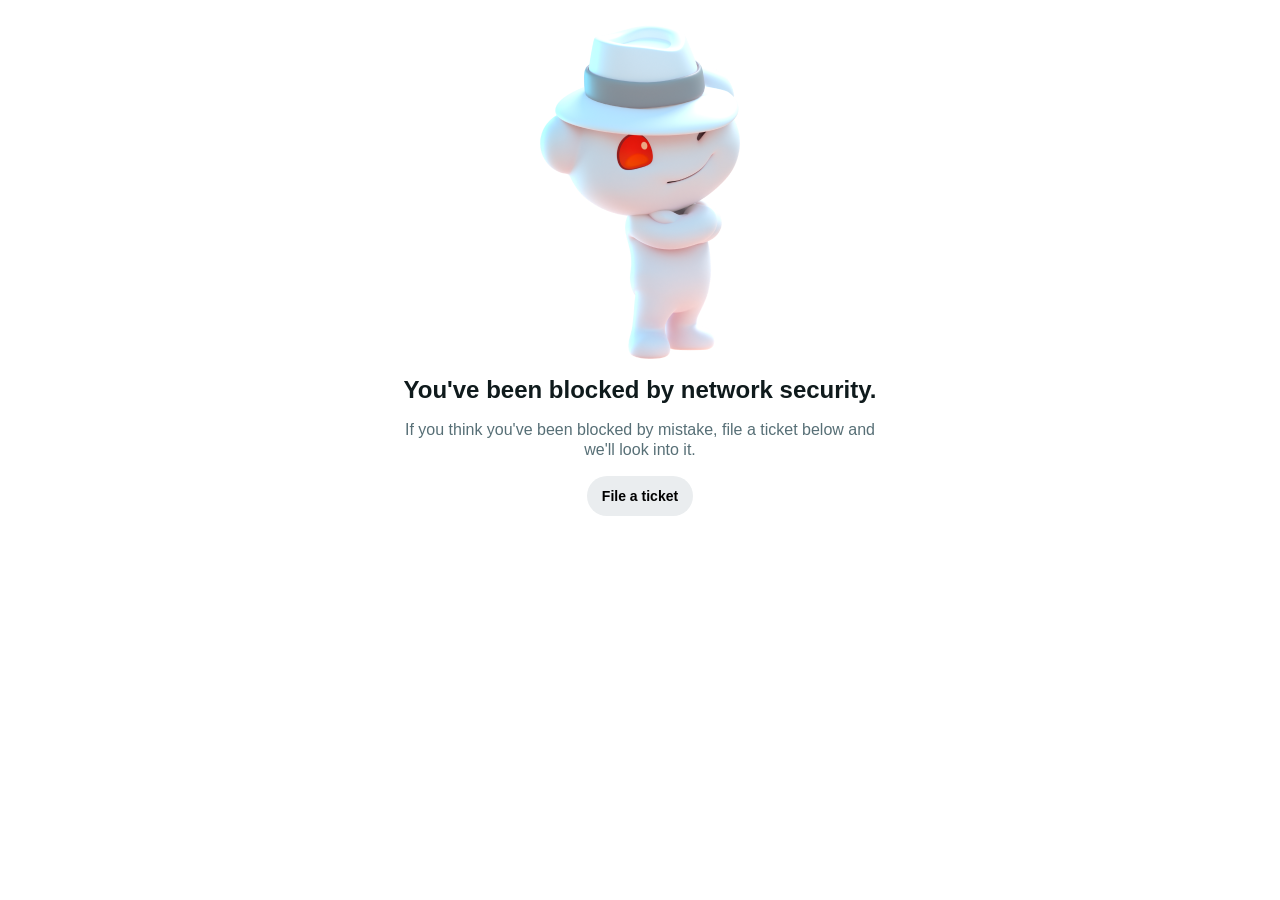
<file: out.html>
<body class=theme-beta><div><style>.theme-light,:root{--rem360:22.5rem;--rem320:20rem;--rem192:12rem;--rem144:9rem;--rem128:8rem;--rem96:6rem;--rem90:5.625rem;--rem88:5.5rem;--rem64:4rem;--rem56:3.5rem;--rem48:3rem;--rem40:2.5rem;--rem36:2.25rem;--rem32:2rem;--rem28:1.75rem;--rem26:1.625rem;--rem24:1.5rem;--rem22:1.375rem;--rem20:1.25rem;--rem18:1.125rem;--rem16:1rem;--rem15:0.9375rem;--rem14:0.875rem;--rem12:0.75rem;--rem10:0.625rem;--rem8:0.5rem;--rem6:0.375rem;--rem4:0.25rem;--rem2:0.125rem;--rem1:0.0625rem;--spacer-4xs:0.125rem;--spacer-2xs:0.25rem;--spacer-xs:0.5rem;--spacer-sm:0.75rem;--spacer-md:1rem;--spacer-lg:1.5rem;--spacer-xl:2rem;--spacer-2xl:3rem;--spacer-a-px:0px;--spacer-button-lg-px:var(--spacer-lg);--spacer-button-md-px:var(--spacer-lg);--spacer-button-sm-px:var(--spacer-md);--spacer-input-padding-left:0px;--spacer-input-padding-top:0px;--spacer-label-default:0px;--spacer-switch-input-active-pl:0px;--size-2xs:0.25rem;--size-xs:0.5rem;--size-sm:0.75rem;--size-md:1rem;--size-lg:1.5rem;--size-xl:2rem;--size-2xl:3rem;--size-3xl:4rem;--size-4xl:6rem;--size-5xl:8rem;--size-button-lg-h:3.375rem;--size-button-md-h:2.75rem;--size-button-sm-h:2.125rem;--size-button-xs-h:1.375rem;--size-switch-input-h:1.25rem;--size-switch-input-w:2rem;--line-sm:0.0625rem;--line-md:0.125rem;--line-lg:0.25rem;--line-a-focus:0px;--line-a-outline-moz:0.0625rem;--line-a-outline-wb:0.3125rem;--line-button-lg-border:0.0625rem;--line-button-md-border:0.0625rem;--line-button-sm-border:0.0625rem;--line-button-xs-border:0.0625rem;--line-button-border-activated:0.0625rem;--line-input-border:var(--line-sm);--radius-sm:0.25rem;--radius-lg:2rem;--radius-full:624.9375rem;--radius-accordion-size:var(--radius-sm);--font-10-15-bold:normal 700 0.625rem/0.9375rem var(--font-sans);--font-button-lg:normal 700 1.125rem/1.375rem var(--font-sans);--font-button-md:normal 700 1rem/1.25rem var(--font-sans);--font-button-sm:normal 700 0.875rem/1.125rem var(--font-sans);--font-button-xs:normal 700 0.75rem/0.875rem var(--font-sans);--font-label-default:var(--font-10-15-bold);--misc-accordion-border:1px solid var(--color-tone-5);--misc-accordion-open-list-style-type:disclosure-open;--misc-accordion-closed-list-style-type:disclosure-closed;--misc-divider-margin:0.5rem auto;--misc-label-text-transform:uppercase;--misc-label-letter-spacing:0.5px;--color-primary-visited:#660099;--color-primary-background:#24a0ed;--color-primary-background-hover:#006cbf;--color-danger-content:#ea0027;--color-success-content:#46d160;--color-global-black:#000000;--color-global-white:#ffffff;--color-global-orangered:#D93A00;--color-global-alienblue:#0079d3;--color-global-darkblue:#1d2535;--color-tone-1:#1a1a1b;--color-tone-2:#6a6d6f;--color-tone-3:#878a8c;--color-tone-4:#d3d6da;--color-tone-5:#edeff1;--color-tone-6:#f6f7f8;--color-tone-7:#ffffff;--color-action-primary:var(--color-primary-background);--color-action-secondary:var(--color-primary-background-hover);--color-action-upvote:var(--color-global-orangered);--color-action-downvote:#7193ff;--color-alert-positive:var(--color-success-content);--color-alert-negative:var(--color-danger-content);--color-alert-caution:#ffb000;--color-identity-admin:var(--color-global-orangered);--color-identity-moderator:#46d160;--color-identity-self:#0dd3bb;--color-identity-coins:#ddbd37;--color-category-live:var(--color-global-orangered);--color-category-nsfw:#ff3881;--color-category-spoiler:var(--color-tone-1);--color-ui-canvas:var(--color-tone-5);--color-ui-modalbackground:var(--color-tone-7);--color-opacity-highlight:linear-gradient(#006cbf1a, var(--color-tone-6));--color-opacity-08:#1a1a1b14;--color-opacity-50:#00000080;--color-scrim:#1a1a1b4d;--color-a-default:var(--color-primary-background-hover);--color-a-hover:var(--color-primary-background-hover);--color-a-visited:var(--color-primary-background-hover);--color-button-overlay-focus:#ffffff1a;--color-button-overlay-active:#00000014;--color-button-primary-background-hover:var(--color-primary-background);--color-button-primary-background-disabled:var(--color-tone-6);--color-button-primary-border-hover:transparent;--color-button-primary-border-active:transparent;--color-button-primary-border-activated:transparent;--color-button-primary-border-disabled:transparent;--color-button-primary-text-disabled:var(--color-tone-2);--color-button-secondary-background:transparent;--color-button-secondary-background-focus:transparent;--color-button-secondary-background-hover:transparent;--color-button-secondary-background-disabled:var(--color-tone-6);--color-button-secondary-background-activated:transparent;--color-button-secondary-border:var(--color-primary-background-hover);--color-button-secondary-border-hover:var(--color-primary-background-hover);--color-button-secondary-border-active:var(--color-primary-background-hover);--color-button-secondary-border-activated:var(--color-primary-background-hover);--color-button-secondary-border-disabled:var(--color-tone-2);--color-button-secondary-text:var(--color-primary-background-hover);--color-button-secondary-text-disabled:var(--color-tone-2);--color-button-secondary-text-activated:var(--color-button-secondary-text);--color-button-tertiary-background:var(--color-tone-6);--color-button-tertiary-background-focus:var(--color-tone-6);--color-button-tertiary-background-hover:var(--color-tone-6);--color-button-tertiary-background-disabled:var(--color-tone-6);--color-button-tertiary-background-activated:var(--color-tone-6);--color-button-tertiary-border-hover:transparent;--color-button-tertiary-border-active:transparent;--color-button-tertiary-text:var(--color-primary-background-hover);--color-button-tertiary-text-disabled:var(--color-tone-2);--color-button-tertiary-text-activated:var(--color-primary-background-hover);--color-button-plain-background-hover:transparent;--color-button-plain-background-disabled:var(--color-tone-7);--color-button-plain-background-activated:transparent;--color-button-plain-border-hover:transparent;--color-button-plain-border-active:transparent;--color-button-plain-text:var(--color-primary-background-hover);--color-button-plain-text-disabled:var(--color-tone-2);--color-button-plain-text-activated:var(--color-primary-background-hover);--color-divider-default:var(--color-tone-5);--color-input-default:var(--color-tone-6);--color-input-hover:var(--color-primary-background-hover);--color-input-border:var(--color-tone-5);--color-input-text:var(--color-tone-1);--color-input-helper-text:var(--color-tone-1);--color-label-default:var(--color-tone-1);--color-switch-input-background-default:var(--color-tone-3);--color-switch-input-background-checked:var(--color-global-alienblue);--color-switch-input-background-disabled:var(--color-tone-6);--color-switch-input-background-checked-disabled:var(--color-tone-5);--color-switch-input-background-hover:var(--color-tone-3);--color-switch-input-background-checked-hover:var(--color-global-alienblue);--elevation-xs:0 0.0625rem 0.125rem 0 #00000040;--elevation-sm:0 0.0625rem 0.25rem 0 #00000026,0 0.25rem 0.25rem 0 #00000026;--elevation-md:0 0.25rem 0.5rem 0 #0000001a,0 0.375rem 0.75rem 0 #00000040;--elevation-lg:0 0.75rem 0.75rem 0 #00000026,0 1rem 2rem 0 #00000040;--elevation-focus-ring:0 0 0 0.25rem var(--color-global-alienblue);--font-sans:-apple-system,BlinkMacSystemFont,'Segoe UI',Roboto,'Helvetica Neue',Arial,'Apple Color Emoji','Segoe UI Emoji','Segoe UI Symbol',sans-serif;--font-mono:Noto Mono,Menlo,Monaco,Consolas,monospace;--font-title-h0:normal 500 1.625rem/2rem var(--font-sans);--font-title-h1:normal 500 1.375rem/1.625rem var(--font-sans);--font-title-h2:normal 500 1.25rem/1.5rem var(--font-sans);--font-title-h3:normal 500 1.125rem/1.375rem var(--font-sans);--font-title-h4:normal 500 1rem/1.25rem var(--font-sans);--font-title-h5:normal 500 0.875rem/1.125rem var(--font-sans);--font-title-h6:normal 500 0.75rem/1rem var(--font-sans);--font-body:0.875rem;--font-small:0.75rem;--font-code:0.875rem;--font-subheading:0.75rem;--font-label:0.625rem;--font-button-b1:normal bold 1.125rem/1.375rem var(--font-sans);--font-button-b2:normal bold 1rem/1.25rem var(--font-sans);--font-button-b3:normal bold 0.875rem/1.125rem var(--font-sans);--font-button-b4:normal bold 0.75rem/0.875rem var(--font-sans);--color-gradient-orangeyellow:linear-gradient(89.94deg, #ec0623 0%, #ff8717 100%);--color-gradient-bluepink:linear-gradient(89.94deg, #51b9ff 0%, #7785ff 52.6%, #b279ff 73.96%, #ff81ed 100%);--boxshadow-modal:0px 2px 15px rgba(26, 26, 27, 0.3);--boxshadow-navigation:0px 4px 14px rgba(0, 0, 0, 0.1);--boxshadow-tooltip:0 1px 4px rgba(0, 0, 0, 0.15),0 4px 4px rgba(0, 0, 0, 0.15);color-scheme:light}.theme-light dialog::backdrop,:root dialog::backdrop{--color-dialog-background:#00000080}@media (prefers-color-scheme:dark){:root:not(.theme-light){--color-primary-visited:#c58af9;--color-primary-background:#006cbf;--color-primary-background-hover:#24a0ed;--color-tone-1:#d7dadc;--color-tone-2:#818384;--color-tone-3:#565758;--color-tone-4:#3a3a3c;--color-tone-5:#272729;--color-tone-6:#1a1a1b;--color-tone-7:#121213;--color-identity-coins:#ffe600;--color-ui-canvas:#050505;--color-ui-modalbackground:var(--color-tone-6);--color-opacity-50:#d7dadc80;--color-scrim:#0000004d;--elevation-xs:0 0.0625rem 0.125rem 0 #000000ab;--elevation-sm:0 0.0625rem 0.25rem 0 #00000054,0 0.25rem 0.25rem 0 #00000054;--elevation-md:0 0.25rem 0.5rem 0 #00000033,0 0.375rem 0.75rem 0 #00000080;--elevation-lg:0 0.75rem 0.75rem 0 #00000033,0 1rem 2rem 0 #00000080;--boxshadow-modal:0px 2px 15px rgba(0, 0, 0, 0.3);--boxshadow-tooltip:0 1px 4px rgba(0, 0, 0, 0.33),0 4px 4px rgba(0, 0, 0, 0.33);color-scheme:dark}:root:not(.theme-light) dialog::backdrop{--color-dialog-background:#d7dadc80}}.theme-dark{--color-primary-visited:#c58af9;--color-primary-background:#006cbf;--color-primary-background-hover:#24a0ed;--color-tone-1:#d7dadc;--color-tone-2:#818384;--color-tone-3:#565758;--color-tone-4:#3a3a3c;--color-tone-5:#272729;--color-tone-6:#1a1a1b;--color-tone-7:#121213;--color-identity-coins:#ffe600;--color-ui-canvas:#050505;--color-ui-modalbackground:var(--color-tone-6);--color-opacity-50:#d7dadc80;--color-scrim:#0000004d;--elevation-xs:0 0.0625rem 0.125rem 0 #000000ab;--elevation-sm:0 0.0625rem 0.25rem 0 #00000054,0 0.25rem 0.25rem 0 #00000054;--elevation-md:0 0.25rem 0.5rem 0 #00000033,0 0.375rem 0.75rem 0 #00000080;--elevation-lg:0 0.75rem 0.75rem 0 #00000033,0 1rem 2rem 0 #00000080;--boxshadow-modal:0px 2px 15px rgba(0, 0, 0, 0.3);--boxshadow-tooltip:0 1px 4px rgba(0, 0, 0, 0.33),0 4px 4px rgba(0, 0, 0, 0.33);color-scheme:dark}.theme-dark dialog::backdrop{--color-dialog-background:#d7dadc80}.theme-beta,.theme-light.theme-beta{--spacer-a-px:0.125rem;--spacer-button-lg-px:var(--spacer-md);--spacer-button-md-px:var(--spacer-md);--spacer-button-sm-px:var(--spacer-sm);--spacer-input-padding-left:var(--spacer-md);--spacer-input-padding-top:var(--spacer-2xs);--spacer-label-default:var(--spacer-md);--spacer-switch-input-active-pl:var(--spacer-xs);--size-banner-height:var(--size-rem40);--size-button-lg-h:var(--size-2xl);--size-button-md-h:2.5rem;--size-button-sm-h:var(--size-xl);--size-button-xs-h:var(--size-lg);--size-switch-input-h:var(--size-xl);--size-switch-input-w:var(--size-2xl);--line-a-focus:var(--line-md);--line-a-outline-moz:0px;--line-a-outline-wb:0px;--line-button-lg-border:var(--line-sm);--line-button-md-border:var(--line-sm);--line-button-sm-border:var(--line-sm);--line-button-xs-border:var(--line-sm);--line-button-border-activated:var(--line-lg);--line-input-border:var(--line-lg);--radius-md:1.25rem;--radius-accordion-size:0px;--font-10:normal undefined null/null var(--font-sans);--font-12:normal undefined null/null var(--font-sans);--font-14:normal undefined null/null var(--font-sans);--font-16:normal undefined null/null var(--font-sans);--font-18:normal undefined null/null var(--font-sans);--font-20:normal undefined null/null var(--font-sans);--font-24:normal undefined null/null var(--font-sans);--font-32:normal undefined null/null var(--font-sans);--font-48:normal undefined null/null var(--font-sans);--font-64:normal undefined null/null var(--font-sans);--font-title-h0:var(--font-64);--font-title-h1:var(--font-32);--font-title-h2:var(--font-24);--font-title-h3:var(--font-18);--font-title-h4:var(--font-16);--font-title-h5:var(--font-14);--font-title-h6:var(--font-12);--font-14-20-regular:normal 400 0.875rem/1.25rem var(--font-sans);--font-14-20-semibold:normal 600 0.875rem/1.25rem var(--font-sans);--font-16-20-regular:normal 400 1rem/1.25rem var(--font-sans);--font-12-16-regular:normal 400 0.75rem/1rem var(--font-sans);--font-12-16-semibold:normal 600 0.75rem/1rem var(--font-sans);--font-button-lg:var(--font-14-20-semibold);--font-button-md:var(--font-14-20-semibold);--font-button-sm:var(--font-12-16-semibold);--font-label-default:var(--font-12-16-regular);--misc-accordion-border:0;--misc-accordion-open-list-style-type:none;--misc-accordion-closed-list-style-type:none;--misc-divider-margin:0;--misc-label-text-transform:capitalize;--misc-label-letter-spacing:initial;--blur-sm:0.25rem;--blur-normal:0.5rem;--blur-md:0.75rem;--blur-lg:1rem;--blur-xl:1.5rem;--blur-2xl:2.5rem;--blur-3xl:4rem;--color-pizzaRed:#ef5350;--color-global-brand-orangered:#FF4500;--color-global-focus:#47B0DB;--color-interactive-content-disabled:#00000040;--color-interactive-background-disabled:#0000000d;--color-interactive-pressed:#00000029;--color-neutral-content:#2A3C42;--color-neutral-content-disabled:#D6D6D6;--color-neutral-content-weak:#576F76;--color-neutral-content-strong:#0F1A1C;--color-neutral-background:#ffffff;--color-neutral-background-selected:#EAEDEF;--color-neutral-background-weak:#F9FAFA;--color-neutral-background-medium:#F8F8F8;--color-neutral-background-strong:#ffffff;--color-neutral-background-hover:#F2F4F5;--color-neutral-border:#00000033;--color-neutral-border-medium:#00000080;--color-neutral-border-weak:#0000001a;--color-neutral-border-strong:#0F1A1C;--color-primary:#0045AC;--color-primary-hover:#003584;--color-primary-visited:#8700B5;--color-primary-onBackground:#ffffff;--color-primary-onBackground-selected:#ffffff;--color-primary-background:#0045AC;--color-primary-background-hover:#003584;--color-primary-background-selected:#00255D;--color-secondary:#0F1A1C;--color-secondary-hover:#000000;--color-secondary-weak:#576F76;--color-secondary-onBackground:#000000;--color-secondary-background:#EAEDEF;--color-secondary-background-hover:#E2E7E9;--color-secondary-background-selected:#D2DADD;--color-secondary-plain:#0F1A1C;--color-secondary-plain-hover:#000000;--color-danger-background:#EB001F;--color-danger-background-disabled:#FFCCD2;--color-danger-background-hover:#A50016;--color-danger-onBackground:#ffffff;--color-danger-content:#A50016;--color-danger-content-hover:#7E0011;--color-danger-content-default:#ffffff;--color-brand-background:#D93A00;--color-brand-onBackground:#ffffff;--color-brand-background-hover:#962900;--color-media-background:#00000099;--color-media-onbackground:#ffffff;--color-media-onbackground-weak:#E2E7E9;--color-media-background-hover:#000000cc;--color-media-onbackground-disabled:#ffffff40;--color-media-border-selected:#ffffff;--color-media-background-selected:#000000cc;--color-success-content:#0A6000;--color-success-hover:#084A00;--color-success-onBackground:#ffffff;--color-success-background:#0E8A00;--color-success-background-hover:#0A6000;--color-warning-content:#665505;--color-warning-content-hover:#504104;--color-warning-onBackground:#000000;--color-warning-background:#DBAF00;--color-warning-background-hover:#8F7407;--color-upvote-content:#962900;--color-upvote-content-weak:var(--color-global-brand-orangered);--color-upvote-disabled:#9629004d;--color-upvote-onBackground:#ffffff;--color-upvote-background:#D93A00;--color-upvote-background-hover:#962900;--color-upvote-background-disabled:#D93A004d;--color-downvote-content:#453BB5;--color-downvote-content-weak:#6A5CFF;--color-downvote-disabled:#453BB54d;--color-downvote-onBackground:#ffffff;--color-downvote-background:#6A5CFF;--color-downvote-background-hover:#453BB5;--color-downvote-background-disabled:#6A5CFF4d;--color-brand-gradient-default:linear-gradient(180deg, #D93A00ff, #db3b00ff 30%, #962900ff 100%);--color-brand-gradient-default-highlight:linear-gradient(258deg, #db3f0000 80%, #D93A00ff 100%);--color-brand-gradient-hover:linear-gradient(180deg, #e23d00ff 15%, #cb3600ff 49%, #b43000ff 100%);--color-brand-gradient-hover-highlight:linear-gradient(323deg, #cb360000 65%, #cb3600ff 100%);--color-brand-gradient-active:linear-gradient(180deg, #cd3700ff, #db3b00ff 68%, #D93A00ff 100%);--color-brand-gradient-active-highlight:linear-gradient(83deg, #db3f0000 80%, #D93A00ff 100%);--color-gradient-media:linear-gradient(180deg, #00000000, #0000008a 60%, #00000099 100%);--color-gradient-media-strong:linear-gradient(180deg, #00000000, #000000cc 60%, #000000e6 100%);--color-transparent-background-hover:#82959B1a;--color-global-black:#000000;--color-global-white:#ffffff;--color-global-orangered:#D93A00;--color-global-alienblue:#1870F4;--color-global-darkblue:#131F23;--color-tone-1:#131313;--color-tone-2:#434343;--color-tone-3:#ACACAC;--color-tone-4:#E4E4E4;--color-tone-5:#F2F2F2;--color-tone-6:#F8F8F8;--color-tone-7:#ffffff;--color-action-upvote:#D93A00;--color-action-downvote:#6A5CFF;--color-alert-caution:#8F7407;--color-identity-admin:#D93A00;--color-identity-moderator:#0E8A00;--color-identity-self:#008675;--color-identity-coins:#DBAF00;--color-category-live:#D93A00;--color-category-nsfw:#E00096;--color-category-spoiler:var(--color-tone-1);--color-ui-canvas:var(--color-tone-5);--color-ui-modalbackground:var(--color-neutral-background-strong);--color-avatar-gradient:linear-gradient(0deg, #D2DADDff, #ffffffff 75%);--color-opacity-highlight:linear-gradient(#00255D1a, var(--color-tone-6));--color-opacity-08:#13131314;--color-opacity-50:#00000080;--color-scrim:#00000099;--color-scrim-strong:#000000cc;--color-scrim-gradient:linear-gradient(180deg, #00000000, #0000008a 60%, #00000099 100%);--color-online:#55BD46;--color-favorite:#8F7407;--color-a-default:var(--color-primary);--color-a-hover:var(--color-primary-hover);--color-a-visited:var(--color-primary-visited);--color-banner-plain:var(--color-neutral-background-strong);--color-banner-plain-inverted:var(--color-neutral-content-strong);--color-banner-error:var(--color-danger-background);--color-banner-caution:var(--color-warning-background);--color-banner-success:var(--color-success-background);--color-banner-brand:var(--color-brand-background);--color-banner-plain-text:var(--color-neutral-content);--color-banner-plain-inverted-text:var(--color-neutral-background-weak);--color-banner-error-text:var(--color-danger-onBackground);--color-banner-caution-text:var(--color-warning-onBackground);--color-banner-caution-hover:var(--color-warning-background-hover);--color-banner-success-text:var(--color-success-onBackground);--color-banner-brand-text:var(--color-brand-onBackground);--color-button-overlay-focus:transparent;--color-button-overlay-active:transparent;--color-button-border-width:tomato;--color-button-border-width-activated:tomato;--color-button-primary-background-hover:var(--color-primary-background-hover);--color-button-primary-background-activated:var(--color-primary-background-selected);--color-button-primary-background-disabled:var(--color-interactive-background-disabled);--color-button-primary-border-hover:var(--color-primary-background);--color-button-primary-border-active:var(--color-primary-background-hover);--color-button-primary-text-disabled:var(--color-interactive-content-disabled);--color-button-primary-text-activated:var(--color-primary-onBackground-selected);--color-button-secondary-background:var(--color-secondary-background);--color-button-secondary-background-focus:var(--color-secondary-background);--color-button-secondary-background-hover:var(--color-secondary-background-hover);--color-button-secondary-background-disabled:var(--color-interactive-background-disabled);--color-button-secondary-background-activated:var(--color-secondary-background-selected);--color-button-secondary-border:transparent;--color-button-secondary-border-hover:var(--color-secondary-background);--color-button-secondary-border-active:var(--color-secondary-background-hover);--color-button-secondary-border-activated:transparent;--color-button-secondary-border-disabled:transparent;--color-button-secondary-text:var(--color-secondary-onBackground);--color-button-secondary-text-disabled:var(--color-interactive-content-disabled);--color-button-secondary-text-activated:var(--color-secondary-onBackground);--color-button-tertiary-background:transparent;--color-button-tertiary-background-focus:transparent;--color-button-tertiary-background-hover:var(--color-secondary-background-hover);--color-button-tertiary-background-disabled:transparent;--color-button-tertiary-background-activated:var(--color-neutral-content);--color-button-tertiary-border-hover:var(--color-secondary-background);--color-button-tertiary-border-active:var(--color-secondary-background-hover);--color-button-tertiary-text:var(--color-neutral-content-strong);--color-button-tertiary-text-disabled:var(--color-neutral-content-disabled);--color-button-tertiary-text-activated:var(--color-neutral-background);--color-button-plain-background-hover:var(--color-secondary-background-hover);--color-button-plain-background-disabled:transparent;--color-button-plain-background-activated:var(--color-secondary-background-selected);--color-button-plain-border-hover:var(--color-secondary-background);--color-button-plain-border-active:var(--color-secondary-background-hover);--color-button-plain-text:var(--color-secondary-plain);--color-button-plain-text-hover:var(--color-secondary-plain-hover);--color-button-plain-text-disabled:var(--color-interactive-content-disabled);--color-button-plain-text-activated:var(--color-secondary-onBackground);--color-button-primary-border-activated:var(--color-primary-background);--color-button-plain-inverted-background-activated:var(--color-neutral-content);--color-button-plain-inverted-text-activated:var(--color-neutral-background);--color-button-media-border-color-activated:var(--color-media-border-selected);--color-button-favorite-text:var(--color-favorite);--color-button-caution-background:var(--color-warning-background);--color-button-caution-background-hover:var(--color-warning-background-hover);--color-button-caution-background-disabled:var(--color-interactive-background-disabled);--color-button-caution-text:var(--color-warning-onBackground);--color-divider-default:var(--color-neutral-border);--color-input-secondary:var(--color-secondary-background);--color-input-secondary-hover:var(--color-secondary-background-hover);--color-input-border:transparent;--color-input-bordered:transparent;--color-input-bordered-hover:var(--color-neutral-background-hover);--color-input-secondary-text:var(--color-secondary-onBackground);--color-input-bordered-text:var(--color-secondary-plain);--color-input-helper-text:var(--color-neutral-content-weak);--color-input-pressed:var(--color-interactive-pressed);--color-label-default:var(--color-neutral-content-weak);--color-shimmer-background:#00000008;--color-shimmer-gradient-overlay:linear-gradient(to right, #00000000, #00000005 20%, #0000000f 50%, #00000008 70%, #00000000 100%);--color-switch-input-background-pressed-scrim:var(--color-interactive-pressed);--color-switch-input-background-handle:var(--color-global-white);--color-switch-input-background-handle-disabled:var(--color-secondary-background);--color-switch-input-background-default:var(--color-secondary-background);--color-switch-input-background-default-hover:var(--color-secondary-background-hover);--color-switch-input-background-default-disabled:var(--color-interactive-background-disabled);--color-switch-input-background-checked:var(--color-primary-background);--color-switch-input-background-checked-hover:var(--color-primary-background-hover);--color-switch-input-background-checked-disabled:var(--color-interactive-content-disabled);--color-tooltip-bg-neutral:var(--color-neutral-background-strong);--color-tooltip-text-neutral:var(--color-neutral-content);--color-tooltip-bg-inverted:var(--color-neutral-content);--color-tooltip-text-inverted:var(--color-neutral-background);--color-tooltip-bg-primary:var(--color-primary-background);--color-tooltip-text-primary:var(--color-primary-onBackground);--elevation-sm-inset:inset 0 0.0625rem 0.125rem 0 #00000021;--elevation-button-focus:var(--elevation-focus-ring);--elevation-switch-input-default-inset:var(--elevation-sm-inset)}@media (prefers-color-scheme:dark){:root:not(.theme-light) .theme-beta,:root:not(.theme-light).theme-beta{--color-pizzaRed:#c62828;--color-global-brand-orangered:#FF4500;--color-global-focus:#007FAE;--color-interactive-content-disabled:#ffffff40;--color-interactive-background-disabled:#ffffff0d;--color-interactive-pressed:#ffffff29;--color-neutral-content:#B8C5C9;--color-neutral-content-disabled:#303030;--color-neutral-content-weak:#82959B;--color-neutral-content-strong:#F2F4F5;--color-neutral-background:#0B1416;--color-neutral-background-selected:#1A282D;--color-neutral-background-weak:#04090A;--color-neutral-background-medium:#131313;--color-neutral-background-strong:#0F1A1C;--color-neutral-background-hover:#131F23;--color-neutral-border:#ffffff33;--color-neutral-border-medium:#ffffff80;--color-neutral-border-weak:#ffffff1a;--color-neutral-border-strong:#F2F4F5;--color-primary:#629FFF;--color-primary-hover:#A7CCFF;--color-primary-visited:#D55EFF;--color-primary-background:#0045AC;--color-primary-background-hover:#1870F4;--color-primary-background-selected:#629FFF;--color-primary-onBackground:#ffffff;--color-primary-onBackground-selected:#000000;--color-secondary:#F2F4F5;--color-secondary-hover:#ffffff;--color-secondary-weak:#82959B;--color-secondary-onBackground:#ffffff;--color-secondary-background:#1A282D;--color-secondary-background-hover:#223237;--color-secondary-background-selected:#33464C;--color-secondary-plain:#F2F4F5;--color-secondary-plain-hover:#ffffff;--color-danger-background:#A50016;--color-danger-background-disabled:#3A0008;--color-danger-background-hover:#EB001F;--color-danger-onBackground:#ffffff;--color-danger-content:#FF6E80;--color-danger-content-hover:#FFADB8;--color-success-content:#55BD46;--color-success-hover:#A3E398;--color-success-onBackground:#ffffff;--color-success-background:#0A6000;--color-success-background-hover:#0E8A00;--color-warning-content:#DBAF00;--color-warning-content-hover:#FADB61;--color-warning-onBackground:#000000;--color-warning-background:#DBAF00;--color-warning-background-hover:#FADB61;--color-upvote-content:#FE7C53;--color-upvote-content-weak:var(--color-global-brand-orangered);--color-upvote-disabled:#FE7C534d;--color-upvote-onBackground:#ffffff;--color-upvote-background:#D93A00;--color-upvote-background-hover:#962900;--color-upvote-background-disabled:#D93A004d;--color-downvote-content:#988EFF;--color-downvote-content-weak:#6A5CFF;--color-downvote-disabled:#988EFF4d;--color-downvote-onBackground:#ffffff;--color-downvote-background:#453BB5;--color-downvote-background-hover:#453BB5;--color-downvote-background-disabled:#6A5CFF4d;--color-tone-1:#F2F2F2;--color-tone-2:#ACACAC;--color-tone-3:#434343;--color-tone-4:#303030;--color-tone-5:#1E1E1E;--color-tone-6:#131313;--color-tone-7:#080808;--color-ui-canvas:#080808;--color-ui-modalbackground:var(--color-neutral-background-strong);--color-avatar-gradient:linear-gradient(0deg, #2A3C42ff, #0B1416ff 75%);--color-transparent-background-hover:#667A801a;--color-opacity-50:#F2F2F280;--color-online:#55BD46;--color-favorite:#DBAF00;--color-button-primary-border-activated:transparent;--color-button-plain-inverted-activated-text:var(--color-neutral-background);--color-shimmer-background:#ffffff08;--color-shimmer-gradient-overlay:linear-gradient(to right, #ffffff00, #ffffff05 20%, #ffffff0f 50%, #ffffff08 70%, #ffffff00 100%)}}.theme-dark .theme-beta,.theme-dark.theme-beta{--color-pizzaRed:#c62828;--color-global-brand-orangered:#FF4500;--color-global-focus:#007FAE;--color-interactive-content-disabled:#ffffff40;--color-interactive-background-disabled:#ffffff0d;--color-interactive-pressed:#ffffff29;--color-neutral-content:#B8C5C9;--color-neutral-content-disabled:#303030;--color-neutral-content-weak:#82959B;--color-neutral-content-strong:#F2F4F5;--color-neutral-background:#0B1416;--color-neutral-background-selected:#1A282D;--color-neutral-background-weak:#04090A;--color-neutral-background-medium:#131313;--color-neutral-background-strong:#0F1A1C;--color-neutral-background-hover:#131F23;--color-neutral-border:#ffffff33;--color-neutral-border-medium:#ffffff80;--color-neutral-border-weak:#ffffff1a;--color-neutral-border-strong:#F2F4F5;--color-primary:#629FFF;--color-primary-hover:#A7CCFF;--color-primary-visited:#D55EFF;--color-primary-background:#0045AC;--color-primary-background-hover:#1870F4;--color-primary-background-selected:#629FFF;--color-primary-onBackground:#ffffff;--color-primary-onBackground-selected:#000000;--color-secondary:#F2F4F5;--color-secondary-hover:#ffffff;--color-secondary-weak:#82959B;--color-secondary-onBackground:#ffffff;--color-secondary-background:#1A282D;--color-secondary-background-hover:#223237;--color-secondary-background-selected:#33464C;--color-secondary-plain:#F2F4F5;--color-secondary-plain-hover:#ffffff;--color-danger-background:#A50016;--color-danger-background-disabled:#3A0008;--color-danger-background-hover:#EB001F;--color-danger-onBackground:#ffffff;--color-danger-content:#FF6E80;--color-danger-content-hover:#FFADB8;--color-success-content:#55BD46;--color-success-hover:#A3E398;--color-success-onBackground:#ffffff;--color-success-background:#0A6000;--color-success-background-hover:#0E8A00;--color-warning-content:#DBAF00;--color-warning-content-hover:#FADB61;--color-warning-onBackground:#000000;--color-warning-background:#DBAF00;--color-warning-background-hover:#FADB61;--color-upvote-content:#FE7C53;--color-upvote-content-weak:var(--color-global-brand-orangered);--color-upvote-disabled:#FE7C534d;--color-upvote-onBackground:#ffffff;--color-upvote-background:#D93A00;--color-upvote-background-hover:#962900;--color-upvote-background-disabled:#D93A004d;--color-downvote-content:#988EFF;--color-downvote-content-weak:#6A5CFF;--color-downvote-disabled:#988EFF4d;--color-downvote-onBackground:#ffffff;--color-downvote-background:#453BB5;--color-downvote-background-hover:#453BB5;--color-downvote-background-disabled:#6A5CFF4d;--color-tone-1:#F2F2F2;--color-tone-2:#ACACAC;--color-tone-3:#434343;--color-tone-4:#303030;--color-tone-5:#1E1E1E;--color-tone-6:#131313;--color-tone-7:#080808;--color-ui-canvas:#080808;--color-ui-modalbackground:var(--color-neutral-background-strong);--color-avatar-gradient:linear-gradient(0deg, #2A3C42ff, #0B1416ff 75%);--color-transparent-background-hover:#667A801a;--color-opacity-50:#F2F2F280;--color-online:#55BD46;--color-favorite:#DBAF00;--color-button-primary-border-activated:transparent;--color-button-plain-inverted-activated-text:var(--color-neutral-background);--color-shimmer-background:#ffffff08;--color-shimmer-gradient-overlay:linear-gradient(to right, #ffffff00, #ffffff05 20%, #ffffff0f 50%, #ffffff08 70%, #ffffff00 100%)}.theme-light.theme-rpl,.theme-rpl{--spacer-a-px:0.125rem;--spacer-button-lg-px:var(--spacer-md);--spacer-button-md-px:var(--spacer-md);--spacer-button-sm-px:var(--spacer-sm);--spacer-input-padding-left:var(--spacer-md);--spacer-input-padding-top:var(--spacer-2xs);--spacer-label-default:var(--spacer-md);--spacer-switch-input-active-pl:var(--spacer-xs);--size-banner-height:var(--size-rem40);--size-button-lg-h:var(--size-2xl);--size-button-md-h:2.5rem;--size-button-sm-h:var(--size-xl);--size-button-xs-h:var(--size-lg);--size-switch-input-h:var(--size-xl);--size-switch-input-w:var(--size-2xl);--line-a-focus:var(--line-md);--line-a-outline-moz:0px;--line-a-outline-wb:0px;--line-button-lg-border:var(--line-sm);--line-button-md-border:var(--line-sm);--line-button-sm-border:var(--line-sm);--line-button-xs-border:var(--line-sm);--line-button-border-activated:var(--line-lg);--line-input-border:var(--line-lg);--radius-md:1.25rem;--radius-accordion-size:0px;--font-10:normal undefined null/null var(--font-sans);--font-12:normal undefined null/null var(--font-sans);--font-14:normal undefined null/null var(--font-sans);--font-16:normal undefined null/null var(--font-sans);--font-18:normal undefined null/null var(--font-sans);--font-20:normal undefined null/null var(--font-sans);--font-24:normal undefined null/null var(--font-sans);--font-32:normal undefined null/null var(--font-sans);--font-48:normal undefined null/null var(--font-sans);--font-64:normal undefined null/null var(--font-sans);--font-title-h0:var(--font-64);--font-title-h1:var(--font-32);--font-title-h2:var(--font-24);--font-title-h3:var(--font-18);--font-title-h4:var(--font-16);--font-title-h5:var(--font-14);--font-title-h6:var(--font-12);--font-14-20-regular:normal 400 0.875rem/1.25rem var(--font-sans);--font-14-20-semibold:normal 600 0.875rem/1.25rem var(--font-sans);--font-16-20-regular:normal 400 1rem/1.25rem var(--font-sans);--font-12-16-regular:normal 400 0.75rem/1rem var(--font-sans);--font-12-16-semibold:normal 600 0.75rem/1rem var(--font-sans);--font-button-lg:var(--font-14-20-semibold);--font-button-md:var(--font-14-20-semibold);--font-button-sm:var(--font-12-16-semibold);--font-label-default:var(--font-12-16-regular);--misc-accordion-border:0;--misc-accordion-open-list-style-type:none;--misc-accordion-closed-list-style-type:none;--misc-divider-margin:0;--misc-label-text-transform:capitalize;--misc-label-letter-spacing:initial;--blur-sm:0.25rem;--blur-normal:0.5rem;--blur-md:0.75rem;--blur-lg:1rem;--blur-xl:1.5rem;--blur-2xl:2.5rem;--blur-3xl:4rem;--color-pizzaRed:#ef5350;--color-global-brand-orangered:#FF4500;--color-global-focus:#47B0DB;--color-interactive-content-disabled:#00000040;--color-interactive-background-disabled:#0000000d;--color-interactive-pressed:#00000029;--color-neutral-content:#2A3C42;--color-neutral-content-disabled:#D6D6D6;--color-neutral-content-weak:#576F76;--color-neutral-content-strong:#0F1A1C;--color-neutral-background:#ffffff;--color-neutral-background-selected:#EAEDEF;--color-neutral-background-weak:#F9FAFA;--color-neutral-background-medium:#F8F8F8;--color-neutral-background-strong:#ffffff;--color-neutral-background-hover:#F2F4F5;--color-neutral-border:#00000033;--color-neutral-border-medium:#00000080;--color-neutral-border-weak:#0000001a;--color-neutral-border-strong:#0F1A1C;--color-primary:#0045AC;--color-primary-hover:#003584;--color-primary-visited:#8700B5;--color-primary-onBackground:#ffffff;--color-primary-onBackground-selected:#ffffff;--color-primary-background:#0045AC;--color-primary-background-hover:#003584;--color-primary-background-selected:#00255D;--color-secondary:#0F1A1C;--color-secondary-hover:#000000;--color-secondary-weak:#576F76;--color-secondary-onBackground:#000000;--color-secondary-background:#EAEDEF;--color-secondary-background-hover:#E2E7E9;--color-secondary-background-selected:#D2DADD;--color-secondary-plain:#0F1A1C;--color-secondary-plain-hover:#000000;--color-danger-background:#EB001F;--color-danger-background-disabled:#FFCCD2;--color-danger-background-hover:#A50016;--color-danger-onBackground:#ffffff;--color-danger-content:#A50016;--color-danger-content-hover:#7E0011;--color-danger-content-default:#ffffff;--color-brand-background:#D93A00;--color-brand-onBackground:#ffffff;--color-brand-background-hover:#962900;--color-media-background:#00000099;--color-media-onbackground:#ffffff;--color-media-onbackground-weak:#E2E7E9;--color-media-background-hover:#000000cc;--color-media-onbackground-disabled:#ffffff40;--color-media-border-selected:#ffffff;--color-media-background-selected:#000000cc;--color-success-content:#0A6000;--color-success-hover:#084A00;--color-success-onBackground:#ffffff;--color-success-background:#0E8A00;--color-success-background-hover:#0A6000;--color-warning-content:#665505;--color-warning-content-hover:#504104;--color-warning-onBackground:#000000;--color-warning-background:#DBAF00;--color-warning-background-hover:#8F7407;--color-upvote-content:#962900;--color-upvote-content-weak:var(--color-global-brand-orangered);--color-upvote-disabled:#9629004d;--color-upvote-onBackground:#ffffff;--color-upvote-background:#D93A00;--color-upvote-background-hover:#962900;--color-upvote-background-disabled:#D93A004d;--color-downvote-content:#453BB5;--color-downvote-content-weak:#6A5CFF;--color-downvote-disabled:#453BB54d;--color-downvote-onBackground:#ffffff;--color-downvote-background:#6A5CFF;--color-downvote-background-hover:#453BB5;--color-downvote-background-disabled:#6A5CFF4d;--color-brand-gradient-default:linear-gradient(180deg, #D93A00ff, #db3b00ff 30%, #962900ff 100%);--color-brand-gradient-default-highlight:linear-gradient(258deg, #db3f0000 80%, #D93A00ff 100%);--color-brand-gradient-hover:linear-gradient(180deg, #e23d00ff 15%, #cb3600ff 49%, #b43000ff 100%);--color-brand-gradient-hover-highlight:linear-gradient(323deg, #cb360000 65%, #cb3600ff 100%);--color-brand-gradient-active:linear-gradient(180deg, #cd3700ff, #db3b00ff 68%, #D93A00ff 100%);--color-brand-gradient-active-highlight:linear-gradient(83deg, #db3f0000 80%, #D93A00ff 100%);--color-gradient-media:linear-gradient(180deg, #00000000, #0000008a 60%, #00000099 100%);--color-gradient-media-strong:linear-gradient(180deg, #00000000, #000000cc 60%, #000000e6 100%);--color-transparent-background-hover:#82959B1a;--color-global-black:#000000;--color-global-white:#ffffff;--color-global-orangered:#D93A00;--color-global-alienblue:#1870F4;--color-global-darkblue:#131F23;--color-tone-1:#131313;--color-tone-2:#434343;--color-tone-3:#ACACAC;--color-tone-4:#E4E4E4;--color-tone-5:#F2F2F2;--color-tone-6:#F8F8F8;--color-tone-7:#ffffff;--color-action-upvote:#D93A00;--color-action-downvote:#6A5CFF;--color-alert-caution:#8F7407;--color-identity-admin:#D93A00;--color-identity-moderator:#0E8A00;--color-identity-self:#008675;--color-identity-coins:#DBAF00;--color-category-live:#D93A00;--color-category-nsfw:#E00096;--color-category-spoiler:var(--color-tone-1);--color-ui-canvas:var(--color-tone-5);--color-ui-modalbackground:var(--color-neutral-background-strong);--color-avatar-gradient:linear-gradient(0deg, #D2DADDff, #ffffffff 75%);--color-opacity-highlight:linear-gradient(#00255D1a, var(--color-tone-6));--color-opacity-08:#13131314;--color-opacity-50:#00000080;--color-scrim:#00000099;--color-scrim-strong:#000000cc;--color-scrim-gradient:linear-gradient(180deg, #00000000, #0000008a 60%, #00000099 100%);--color-online:#55BD46;--color-favorite:#8F7407;--color-a-default:var(--color-primary);--color-a-hover:var(--color-primary-hover);--color-a-visited:var(--color-primary-visited);--color-banner-plain:var(--color-neutral-background-strong);--color-banner-plain-inverted:var(--color-neutral-content-strong);--color-banner-error:var(--color-danger-background);--color-banner-caution:var(--color-warning-background);--color-banner-success:var(--color-success-background);--color-banner-brand:var(--color-brand-background);--color-banner-plain-text:var(--color-neutral-content);--color-banner-plain-inverted-text:var(--color-neutral-background-weak);--color-banner-error-text:var(--color-danger-onBackground);--color-banner-caution-text:var(--color-warning-onBackground);--color-banner-caution-hover:var(--color-warning-background-hover);--color-banner-success-text:var(--color-success-onBackground);--color-banner-brand-text:var(--color-brand-onBackground);--color-button-overlay-focus:transparent;--color-button-overlay-active:transparent;--color-button-border-width:tomato;--color-button-border-width-activated:tomato;--color-button-primary-background-hover:var(--color-primary-background-hover);--color-button-primary-background-activated:var(--color-primary-background-selected);--color-button-primary-background-disabled:var(--color-interactive-background-disabled);--color-button-primary-border-hover:var(--color-primary-background);--color-button-primary-border-active:var(--color-primary-background-hover);--color-button-primary-text-disabled:var(--color-interactive-content-disabled);--color-button-primary-text-activated:var(--color-primary-onBackground-selected);--color-button-secondary-background:var(--color-secondary-background);--color-button-secondary-background-focus:var(--color-secondary-background);--color-button-secondary-background-hover:var(--color-secondary-background-hover);--color-button-secondary-background-disabled:var(--color-interactive-background-disabled);--color-button-secondary-background-activated:var(--color-secondary-background-selected);--color-button-secondary-border:transparent;--color-button-secondary-border-hover:var(--color-secondary-background);--color-button-secondary-border-active:var(--color-secondary-background-hover);--color-button-secondary-border-activated:transparent;--color-button-secondary-border-disabled:transparent;--color-button-secondary-text:var(--color-secondary-onBackground);--color-button-secondary-text-disabled:var(--color-interactive-content-disabled);--color-button-secondary-text-activated:var(--color-secondary-onBackground);--color-button-tertiary-background:transparent;--color-button-tertiary-background-focus:transparent;--color-button-tertiary-background-hover:var(--color-secondary-background-hover);--color-button-tertiary-background-disabled:transparent;--color-button-tertiary-background-activated:var(--color-neutral-content);--color-button-tertiary-border-hover:var(--color-secondary-background);--color-button-tertiary-border-active:var(--color-secondary-background-hover);--color-button-tertiary-text:var(--color-neutral-content-strong);--color-button-tertiary-text-disabled:var(--color-neutral-content-disabled);--color-button-tertiary-text-activated:var(--color-neutral-background);--color-button-plain-background-hover:var(--color-secondary-background-hover);--color-button-plain-background-disabled:transparent;--color-button-plain-background-activated:var(--color-secondary-background-selected);--color-button-plain-border-hover:var(--color-secondary-background);--color-button-plain-border-active:var(--color-secondary-background-hover);--color-button-plain-text:var(--color-secondary-plain);--color-button-plain-text-hover:var(--color-secondary-plain-hover);--color-button-plain-text-disabled:var(--color-interactive-content-disabled);--color-button-plain-text-activated:var(--color-secondary-onBackground);--color-button-primary-border-activated:var(--color-primary-background);--color-button-plain-inverted-background-activated:var(--color-neutral-content);--color-button-plain-inverted-text-activated:var(--color-neutral-background);--color-button-media-border-color-activated:var(--color-media-border-selected);--color-button-favorite-text:var(--color-favorite);--color-button-caution-background:var(--color-warning-background);--color-button-caution-background-hover:var(--color-warning-background-hover);--color-button-caution-background-disabled:var(--color-interactive-background-disabled);--color-button-caution-text:var(--color-warning-onBackground);--color-divider-default:var(--color-neutral-border);--color-input-secondary:var(--color-secondary-background);--color-input-secondary-hover:var(--color-secondary-background-hover);--color-input-border:transparent;--color-input-bordered:transparent;--color-input-bordered-hover:var(--color-neutral-background-hover);--color-input-secondary-text:var(--color-secondary-onBackground);--color-input-bordered-text:var(--color-secondary-plain);--color-input-helper-text:var(--color-neutral-content-weak);--color-input-pressed:var(--color-interactive-pressed);--color-label-default:var(--color-neutral-content-weak);--color-shimmer-background:#00000008;--color-shimmer-gradient-overlay:linear-gradient(to right, #00000000, #00000005 20%, #0000000f 50%, #00000008 70%, #00000000 100%);--color-switch-input-background-pressed-scrim:var(--color-interactive-pressed);--color-switch-input-background-handle:var(--color-global-white);--color-switch-input-background-handle-disabled:var(--color-secondary-background);--color-switch-input-background-default:var(--color-secondary-background);--color-switch-input-background-default-hover:var(--color-secondary-background-hover);--color-switch-input-background-default-disabled:var(--color-interactive-background-disabled);--color-switch-input-background-checked:var(--color-primary-background);--color-switch-input-background-checked-hover:var(--color-primary-background-hover);--color-switch-input-background-checked-disabled:var(--color-interactive-content-disabled);--color-tooltip-bg-neutral:var(--color-neutral-background-strong);--color-tooltip-text-neutral:var(--color-neutral-content);--color-tooltip-bg-inverted:var(--color-neutral-content);--color-tooltip-text-inverted:var(--color-neutral-background);--color-tooltip-bg-primary:var(--color-primary-background);--color-tooltip-text-primary:var(--color-primary-onBackground);--elevation-sm-inset:inset 0 0.0625rem 0.125rem 0 #00000021;--elevation-button-focus:var(--elevation-focus-ring);--elevation-switch-input-default-inset:var(--elevation-sm-inset)}@media (prefers-color-scheme:dark){:root:not(.theme-light) .theme-rpl,:root:not(.theme-light).theme-rpl{--color-pizzaRed:#c62828;--color-global-brand-orangered:#FF4500;--color-global-focus:#007FAE;--color-interactive-content-disabled:#ffffff40;--color-interactive-background-disabled:#ffffff0d;--color-interactive-pressed:#ffffff29;--color-neutral-content:#B8C5C9;--color-neutral-content-disabled:#303030;--color-neutral-content-weak:#82959B;--color-neutral-content-strong:#F2F4F5;--color-neutral-background:#0B1416;--color-neutral-background-selected:#1A282D;--color-neutral-background-weak:#04090A;--color-neutral-background-medium:#131313;--color-neutral-background-strong:#0F1A1C;--color-neutral-background-hover:#131F23;--color-neutral-border:#ffffff33;--color-neutral-border-medium:#ffffff80;--color-neutral-border-weak:#ffffff1a;--color-neutral-border-strong:#F2F4F5;--color-primary:#629FFF;--color-primary-hover:#A7CCFF;--color-primary-visited:#D55EFF;--color-primary-background:#0045AC;--color-primary-background-hover:#1870F4;--color-primary-background-selected:#629FFF;--color-primary-onBackground:#ffffff;--color-primary-onBackground-selected:#000000;--color-secondary:#F2F4F5;--color-secondary-hover:#ffffff;--color-secondary-weak:#82959B;--color-secondary-onBackground:#ffffff;--color-secondary-background:#1A282D;--color-secondary-background-hover:#223237;--color-secondary-background-selected:#33464C;--color-secondary-plain:#F2F4F5;--color-secondary-plain-hover:#ffffff;--color-danger-background:#A50016;--color-danger-background-disabled:#3A0008;--color-danger-background-hover:#EB001F;--color-danger-onBackground:#ffffff;--color-danger-content:#FF6E80;--color-danger-content-hover:#FFADB8;--color-success-content:#55BD46;--color-success-hover:#A3E398;--color-success-onBackground:#ffffff;--color-success-background:#0A6000;--color-success-background-hover:#0E8A00;--color-warning-content:#DBAF00;--color-warning-content-hover:#FADB61;--color-warning-onBackground:#000000;--color-warning-background:#DBAF00;--color-warning-background-hover:#FADB61;--color-upvote-content:#FE7C53;--color-upvote-content-weak:var(--color-global-brand-orangered);--color-upvote-disabled:#FE7C534d;--color-upvote-onBackground:#ffffff;--color-upvote-background:#D93A00;--color-upvote-background-hover:#962900;--color-upvote-background-disabled:#D93A004d;--color-downvote-content:#988EFF;--color-downvote-content-weak:#6A5CFF;--color-downvote-disabled:#988EFF4d;--color-downvote-onBackground:#ffffff;--color-downvote-background:#453BB5;--color-downvote-background-hover:#453BB5;--color-downvote-background-disabled:#6A5CFF4d;--color-tone-1:#F2F2F2;--color-tone-2:#ACACAC;--color-tone-3:#434343;--color-tone-4:#303030;--color-tone-5:#1E1E1E;--color-tone-6:#131313;--color-tone-7:#080808;--color-ui-canvas:#080808;--color-ui-modalbackground:var(--color-neutral-background-strong);--color-avatar-gradient:linear-gradient(0deg, #2A3C42ff, #0B1416ff 75%);--color-transparent-background-hover:#667A801a;--color-opacity-50:#F2F2F280;--color-online:#55BD46;--color-favorite:#DBAF00;--color-button-primary-border-activated:transparent;--color-button-plain-inverted-activated-text:var(--color-neutral-background);--color-shimmer-background:#ffffff08;--color-shimmer-gradient-overlay:linear-gradient(to right, #ffffff00, #ffffff05 20%, #ffffff0f 50%, #ffffff08 70%, #ffffff00 100%)}}.theme-dark .theme-rpl,.theme-dark.theme-rpl{--color-pizzaRed:#c62828;--color-global-brand-orangered:#FF4500;--color-global-focus:#007FAE;--color-interactive-content-disabled:#ffffff40;--color-interactive-background-disabled:#ffffff0d;--color-interactive-pressed:#ffffff29;--color-neutral-content:#B8C5C9;--color-neutral-content-disabled:#303030;--color-neutral-content-weak:#82959B;--color-neutral-content-strong:#F2F4F5;--color-neutral-background:#0B1416;--color-neutral-background-selected:#1A282D;--color-neutral-background-weak:#04090A;--color-neutral-background-medium:#131313;--color-neutral-background-strong:#0F1A1C;--color-neutral-background-hover:#131F23;--color-neutral-border:#ffffff33;--color-neutral-border-medium:#ffffff80;--color-neutral-border-weak:#ffffff1a;--color-neutral-border-strong:#F2F4F5;--color-primary:#629FFF;--color-primary-hover:#A7CCFF;--color-primary-visited:#D55EFF;--color-primary-background:#0045AC;--color-primary-background-hover:#1870F4;--color-primary-background-selected:#629FFF;--color-primary-onBackground:#ffffff;--color-primary-onBackground-selected:#000000;--color-secondary:#F2F4F5;--color-secondary-hover:#ffffff;--color-secondary-weak:#82959B;--color-secondary-onBackground:#ffffff;--color-secondary-background:#1A282D;--color-secondary-background-hover:#223237;--color-secondary-background-selected:#33464C;--color-secondary-plain:#F2F4F5;--color-secondary-plain-hover:#ffffff;--color-danger-background:#A50016;--color-danger-background-disabled:#3A0008;--color-danger-background-hover:#EB001F;--color-danger-onBackground:#ffffff;--color-danger-content:#FF6E80;--color-danger-content-hover:#FFADB8;--color-success-content:#55BD46;--color-success-hover:#A3E398;--color-success-onBackground:#ffffff;--color-success-background:#0A6000;--color-success-background-hover:#0E8A00;--color-warning-content:#DBAF00;--color-warning-content-hover:#FADB61;--color-warning-onBackground:#000000;--color-warning-background:#DBAF00;--color-warning-background-hover:#FADB61;--color-upvote-content:#FE7C53;--color-upvote-content-weak:var(--color-global-brand-orangered);--color-upvote-disabled:#FE7C534d;--color-upvote-onBackground:#ffffff;--color-upvote-background:#D93A00;--color-upvote-background-hover:#962900;--color-upvote-background-disabled:#D93A004d;--color-downvote-content:#988EFF;--color-downvote-content-weak:#6A5CFF;--color-downvote-disabled:#988EFF4d;--color-downvote-onBackground:#ffffff;--color-downvote-background:#453BB5;--color-downvote-background-hover:#453BB5;--color-downvote-background-disabled:#6A5CFF4d;--color-tone-1:#F2F2F2;--color-tone-2:#ACACAC;--color-tone-3:#434343;--color-tone-4:#303030;--color-tone-5:#1E1E1E;--color-tone-6:#131313;--color-tone-7:#080808;--color-ui-canvas:#080808;--color-ui-modalbackground:var(--color-neutral-background-strong);--color-avatar-gradient:linear-gradient(0deg, #2A3C42ff, #0B1416ff 75%);--color-transparent-background-hover:#667A801a;--color-opacity-50:#F2F2F280;--color-online:#55BD46;--color-favorite:#DBAF00;--color-button-primary-border-activated:transparent;--color-button-plain-inverted-activated-text:var(--color-neutral-background);--color-shimmer-background:#ffffff08;--color-shimmer-gradient-overlay:linear-gradient(to right, #ffffff00, #ffffff05 20%, #ffffff0f 50%, #ffffff08 70%, #ffffff00 100%)}:root{font-family:var(--font-sans);font-size:16px}.theme-dark,.theme-light,:root{background:var(--color-tone-7);color:var(--color-tone-1)}body{font-size:var(--font-body)}:not(:defined):not(faceplate-auto-height-animator,faceplate-dropdown-menu,faceplate-expandable-section-helper,faceplate-hovercard,faceplate-tracker){visibility:hidden}faceplate-hovercard:not(:defined)>[slot=content]{display:none}faceplate-banner [slot=closeButton]{margin-left:var(--spacer-sm)}faceplate-banner [slot=actionButtons] button:first-of-type{margin-right:var(--spacer-xs)}faceplate-banner[appearance=caution] button{color:var(--color-banner-caution-text)}faceplate-banner[appearance=caution] button:hover{background-color:var(--color-banner-caution-hover)}.button-favorite{--button-color-background-focus:transparent;--button-color-background-hover:var(--color-button-plain-background-hover);--button-color-background-disabled:var(--color-button-plain-background-disabled);--button-color-background-activated:var(--color-button-plain-background-activated);--button-color-background-active:linear-gradient(var(--color-button-secondary-background-hover), var(--color-button-secondary-background-hover));--button-color-text-default:var(--color-button-plain-text);--button-color-text-disabled:var(--color-button-plain-text-disabled);--button-color-text-activated:var(--color-button-plain-text-activated);--button-color-text-hover:var(--color-button-plain-text-hover);--button-border-color-default:transparent;--button-color-text-default:var(--color-neutral-content-weak);--button-color-background-default:transparent;--button-color-text-hover:var(--color-secondary-onBackground)}.button-favorite-toggled{--button-color-background-focus:transparent;--button-color-background-hover:var(--color-button-plain-background-hover);--button-color-background-disabled:var(--color-button-plain-background-disabled);--button-color-background-activated:var(--color-button-plain-background-activated);--button-color-background-active:linear-gradient(var(--color-button-secondary-background-hover), var(--color-button-secondary-background-hover));--button-color-text-default:var(--color-button-plain-text);--button-color-text-disabled:var(--color-button-plain-text-disabled);--button-color-text-activated:var(--color-button-plain-text-activated);--button-color-text-hover:var(--color-button-plain-text-hover);--button-border-color-default:transparent;--button-color-background-default:transparent;--button-color-text-default:var(--color-button-favorite-text);--button-color-text-hover:var(--color-button-favorite-text)}.button-secondary-toggled{--button-color-background-default:var(--color-button-secondary-background);--button-color-background-focus:var(--color-button-secondary-background-focus);--button-color-background-hover:var(--color-button-secondary-background-hover);--button-color-background-active:linear-gradient(var(--color-button-secondary-background-hover), var(--color-button-secondary-background-hover));--button-color-background-disabled:var(--color-button-secondary-background-disabled);--button-color-background-activated:var(--color-button-secondary-background-activated);--button-color-text-default:var(--color-button-secondary-text);--button-color-text-disabled:var(--color-button-secondary-text-disabled);--button-color-text-activated:var(--color-button-secondary-text-activated);--button-border-color-default:var(--color-button-secondary-border);--button-color-background-default:var(--color-button-secondary-background-activated);--button-border-color-default:var(--color-neutral-border)}.button-caution{--button-color-background-default:var(--color-button-caution-background);--button-color-background-hover:var(--color-button-caution-background-hover);--button-color-background-disabled:var(--color-button-caution-background-disabled);--button-color-text-default:var(--color-caution-text)}button[upvote]:disabled .gold-upvote-border,button[upvote]:disabled .gold-upvote-indicator{opacity:.4}button[upvote] .gold-upvote-indicator svg{fill:#ffd635}button[upvote] .gold-upvote-border svg{fill:#ad651e}button[upvote] .overlapped-upvote{clip-path:polygon(0 0,100% 0,100% 100%,0 99%,0 60%,32% 60%,41% 60%,46% 60%,50% 57%,52% 51%,51% 44%,28% 17%)}faceplate-dropdown-menu:not(.connected) [slot=menu]{display:none}faceplate-dropdown-menu faceplate-menu li[rpl]:first-child [role=menuitem]{border-top-left-radius:var(--rem8);border-top-right-radius:var(--rem8)}faceplate-dropdown-menu faceplate-menu li[rpl]:last-child [role=menuitem]{border-bottom-left-radius:var(--rem8);border-bottom-right-radius:var(--rem8)}faceplate-expandable-section-helper{display:contents}faceplate-expandable-section-helper>details>summary{list-style-type:none}faceplate-expandable-section-helper>details>summary::-webkit-details-marker,faceplate-expandable-section-helper>details>summary::marker{display:none}faceplate-expandable-section-helper[rpl]>details>summary{margin:0}faceplate-expandable-section-helper>details>summary [icon-name=caret-down-outline]{transition:transform .22s ease-in-out}faceplate-expandable-section-helper:not(:defined)>details[open] summary [icon-name=caret-down-outline],faceplate-expandable-section-helper[open] summary [icon-name=caret-down-outline]{transform:rotate(180deg)}faceplate-expandable-section-helper:not(:defined)>details:not([open]) summary [icon-name=caret-down-outline],faceplate-expandable-section-helper:not([open]) summary [icon-name=caret-down-outline]{transform:rotate(0)}address,area,article,aside,audio,blockquote,datalist,details,dl,fieldset,figure,form,iframe,img,input,menu,meter,nav,ol,optgroup,option,output,p,pre,progress,ruby,section,textarea,ul,video{margin-bottom:1rem}button,html,input,select{font-family:var(--font-sans)}body{--faceplate-body-padding:1.5rem;margin:0 auto;padding:var(--faceplate-body-padding);overflow-x:hidden;word-break:break-word;overflow-wrap:break-word;line-height:1.5}@media (max-width:599px){body{--faceplate-body-padding:1rem}}h1,h2,h3,h4,h5,h6{margin:1em 0 .5em}h1{font:var(--font-title-h1)}h2{font:var(--font-title-h2)}h3{font:var(--font-title-h3)}h4{font:var(--font-title-h4)}h5{font:var(--font-title-h5)}h6{font:var(--font-title-h6)}label{text-transform:var(--misc-label-text-transform);letter-spacing:var(--misc-label-letter-spacing);font:var(--font-label-default);color:var(--color-label-default)}label>input,label>textarea{margin-top:var(--spacer-label-default)}faceplate-switch-input+label,input[type=checkbox]+label,input[type=radio]+label{font-size:inherit;text-transform:inherit;letter-spacing:inherit;font-weight:inherit;vertical-align:middle}a{color:var(--color-a-default);text-decoration:none}a:hover{text-decoration:underline}abbr:hover{cursor:help}blockquote{padding:1.5rem;background:var(--color-tone-6);border-left:5px solid var(--color-tone-5)}abbr{cursor:help}blockquote :last-child{padding-bottom:0;margin-bottom:0}header{padding-left:calc(50vw - 50%);padding-right:calc(50vw - 50%);margin-left:calc(0px - (50vw - 50%));margin-right:calc(0px - (50vw - 50%));padding-top:var(--faceplate-body-padding);padding-bottom:var(--faceplate-body-padding);margin-top:calc(-1 * var(--faceplate-body-padding));margin-bottom:var(--faceplate-body-padding);background:var(--color-tone-6)}article header,aside header,dialog header,faceplate-dialog header,main header,section header{padding:.5rem 0;margin:1rem 0;background:0 0}article header h1,aside header h1,dialog header h1,faceplate-dialog header h1,main header h1,section header h1{font:var(--font-title-h1)}header h1{font:var(--font-title-h0)}header>:first-child{margin-top:0}header>:last-child{margin-bottom:0}:where(button),:where(input):where([type=submit],[type=reset],[type=button]){background:var(--button-color-background);border-radius:999px;border:none;border:var(--button-border-width,0) solid var(--button-border-color,transparent);box-shadow:var(--button-shadow);box-sizing:border-box;color:var(--button-color-text);cursor:pointer;display:inline-block;font:var(--button-font);height:var(--button-height);line-height:calc(var(--button-height) - (2 * var(--button-border-width,0px)));overflow:hidden;padding:0 calc(var(--button-padding) - var(--button-border-width,0px));text-align:center;text-decoration:none;text-overflow:ellipsis;white-space:nowrap;--button-border-color:var(--button-border-color-default);--button-border-width:var(--button-border-width-default);--button-color-background:var(--button-color-background-default);--button-color-text:var(--button-color-text-default);--button-height:var(--size-button-sm-h);--button-padding:var(--spacer-2xs);--button-font:var(--font-button-sm);--button-border-width-default:var(--line-button-sm-border);--button-color-background-default:var(--color-button-secondary-background);--button-color-background-focus:var(--color-button-secondary-background-focus);--button-color-background-hover:var(--color-button-secondary-background-hover);--button-color-background-active:linear-gradient(var(--color-button-secondary-background-hover), var(--color-button-secondary-background-hover));--button-color-background-disabled:var(--color-button-secondary-background-disabled);--button-color-background-activated:var(--color-button-secondary-background-activated);--button-color-text-default:var(--color-button-secondary-text);--button-color-text-disabled:var(--color-button-secondary-text-disabled);--button-color-text-activated:var(--color-button-secondary-text-activated);--button-border-color-default:var(--color-button-secondary-border)}:where(button).icon,:where(input):where([type=submit],[type=reset],[type=button]).icon{width:var(--button-height)}:where(button) .button-icon,:where(input):where([type=submit],[type=reset],[type=button]) .button-icon{margin-right:var(--spacer-xs)}:where(button) .dropdown-icon,:where(input):where([type=submit],[type=reset],[type=button]) .dropdown-icon{transform:rotate(0);transition:transform .2s ease-in-out}:where(button):focus,:where(input):where([type=submit],[type=reset],[type=button]):focus{--button-color-overlay:var(--color-button-overlay-focus)}:where(button).hover,:where(input):where([type=submit],[type=reset],[type=button]).hover{--button-color-overlay:var(--color-button-overlay-focus);--button-border-color:var(--button-border-color-hover);--button-color-background:var(--button-color-background-hover);--button-color-text:var(--button-color-text-hover, var(--button-color-text-default))}@media (hover:hover){:where(button):hover,:where(input):where([type=submit],[type=reset],[type=button]):hover{--button-color-overlay:var(--color-button-overlay-focus);--button-border-color:var(--button-border-color-hover);--button-color-background:var(--button-color-background-hover);--button-color-text:var(--button-color-text-hover, var(--button-color-text-default))}}:where(button).active,:where(button):active,:where(input):where([type=submit],[type=reset],[type=button]).active,:where(input):where([type=submit],[type=reset],[type=button]):active{--button-color-overlay:var(--color-button-overlay-active);--button-color-background:linear-gradient(var(--color-interactive-pressed), var(--color-interactive-pressed)),var(--button-color-background-active)}:where(button).anchor-disabled,:where(button):disabled,:where(input):where([type=submit],[type=reset],[type=button]).anchor-disabled,:where(input):where([type=submit],[type=reset],[type=button]):disabled{--button-border-color-hover:var(--button-border-color-default);--button-color-background:var(--button-color-background-disabled);--button-color-text:var(--button-color-text-disabled);cursor:not-allowed;pointer-events:none}:where(button).button-activated,:where(input):where([type=submit],[type=reset],[type=button]).button-activated{--button-border-color:var(--button-border-color-activated);--button-color-background:var(--button-color-background-activated);--button-color-text:var(--button-color-text-activated)}small :where(button),small :where(input):where([type=submit],[type=reset],[type=button]){--button-height:var(--size-button-xs-h);--button-padding:var(--spacer-sm);--button-font:var(--font-button-xs);--button-border-width-default:var(--line-button-xs-border)}:where(button).button-large,:where(input):where([type=submit],[type=reset],[type=button]).button-large{--button-height:var(--size-button-lg-h);--button-padding:var(--spacer-xs);--button-font:var(--font-button-lg);--button-border-width-default:var(--line-button-lg-border)}:where(button).button-primary,:where(input):where([type=submit],[type=reset],[type=button]).button-primary{--button-color-background-default:var(--color-primary-background);--button-color-background-focus:var(--color-primary-background);--button-color-background-hover:var(--color-button-primary-background-hover);--button-color-background-active:linear-gradient(var(--color-button-primary-background-hover), var(--color-button-primary-background-hover));--button-color-background-disabled:var(--color-button-primary-background-disabled);--button-color-background-activated:var(--color-button-primary-background-activated);--button-color-text-default:var(--color-global-white);--button-color-text-disabled:var(--color-button-primary-text-disabled);--button-color-text-activated:var(--color-button-primary-text-activated);--button-border-color-default:transparent}:where(button).button-plain,:where(input):where([type=submit],[type=reset],[type=button]).button-plain{--button-color-background-default:transparent;--button-color-background-focus:transparent;--button-color-background-hover:var(--color-button-plain-background-hover);--button-color-background-disabled:var(--color-button-plain-background-disabled);--button-color-background-activated:var(--color-button-plain-background-activated);--button-color-background-active:linear-gradient(var(--color-button-secondary-background-hover), var(--color-button-secondary-background-hover));--button-color-text-default:var(--color-button-plain-text);--button-color-text-disabled:var(--color-button-plain-text-disabled);--button-color-text-activated:var(--color-button-plain-text-activated);--button-color-text-hover:var(--color-button-plain-text-hover);--button-border-color-default:transparent}:where(button).button-icon-only,:where(input):where([type=submit],[type=reset],[type=button]).button-icon-only{--button-padding:0;width:var(--button-height)}:root{--button-color-background-default:var(--color-button-secondary-background);--button-color-background-focus:var(--color-button-secondary-background-focus);--button-color-background-hover:var(--color-button-secondary-background-hover);--button-color-background-active:linear-gradient(var(--color-button-secondary-background-hover), var(--color-button-secondary-background-hover));--button-color-background-disabled:var(--color-button-secondary-background-disabled);--button-color-background-activated:var(--color-button-secondary-background-activated);--button-color-text-default:var(--color-button-secondary-text);--button-color-text-disabled:var(--color-button-secondary-text-disabled);--button-color-text-activated:var(--color-button-secondary-text-activated);--button-border-color-default:var(--color-button-secondary-border)}:where(button,input):where([type=submit]){--button-color-background-default:var(--color-primary-background);--button-color-background-focus:var(--color-primary-background);--button-color-background-hover:var(--color-button-primary-background-hover);--button-color-background-active:linear-gradient(var(--color-button-primary-background-hover), var(--color-button-primary-background-hover));--button-color-background-disabled:var(--color-button-primary-background-disabled);--button-color-background-activated:var(--color-button-primary-background-activated);--button-color-text-default:var(--color-global-white);--button-color-text-disabled:var(--color-button-primary-text-disabled);--button-color-text-activated:var(--color-button-primary-text-activated);--button-border-color-default:transparent}faceplate-tablist button{border-radius:0}faceplate-tablist button:first-child{border-radius:999px 0 0 999px}faceplate-tablist button:last-child{border-radius:0 999px 999px 0}faceplate-tablist a{border-bottom:2px solid var(--button-color-primary);color:inherit;display:inline-block;font:var(--font-button-b3);padding:.5rem 1rem .375rem}faceplate-tablist a:hover{text-decoration:none}code,kbd,pre,samp{font-size:var(--font-code);font-family:var(--font-mono);background:var(--color-tone-6);border:1px solid var(--color-tone-5);border-radius:4px;padding:2px 4px;font-size:.9em}pre{background:var(--color-tone-5);border-color:var(--color-tone-4);padding:1rem 1.4rem;max-width:100%;overflow:auto}kbd{border-bottom-width:3px}pre code{background:inherit;font-size:inherit;color:inherit;border:0;padding:0;margin:0}code pre{display:inline;background:inherit;font-size:inherit;color:inherit;border:0;padding:0;margin:0}details{padding:.5rem 1rem;background:var(--color-tone-6);border:var(--misc-accordion-border);border-radius:var(--radius-accordion-size)}details summary{cursor:pointer;font-weight:700;list-style-type:var(--misc-accordion-closed-list-style-type)}details[open] summary{margin-bottom:.375rem;list-style-type:var(--misc-accordion-open-list-style-type)}details[open] summary icon-caret-down{transform:rotate(180deg);transition:transform .22s ease-in-out}details summary icon-caret-down{transform:rotate(0);transition:transform .22s ease-in-out}details[open]>:last-child{margin-bottom:0}dt{font-weight:700;margin-bottom:.5rem}dd{margin-inline-start:2rem}hr{border:0;border-bottom:1px solid var(--color-divider-default);background-color:transparent;margin:var(--misc-divider-margin)}hr[padding='2xs']{padding:var(--spacer-2xs)}hr[padding=xs]{padding:var(--spacer-xs)}hr[padding=sm]{padding:var(--spacer-sm)}hr[padding=md]{padding:var(--spacer-md)}hr[color=subdued]{border-bottom-color:var(--color-neutral-border-weak)}hr[color=inverted]{border-bottom-color:var(--color-neutral-border-strong)}fieldset{margin-top:1rem;padding:1rem 2rem;border:1px solid var(--color-tone-5);border-radius:.25rem;background:var(--color-tone-7);min-width:0}legend{padding:0;font-weight:700}table{border-collapse:collapse;width:100%;word-break:normal;margin-bottom:1rem}td,th{text-align:left;padding:.5rem}th{background:var(--color-tone-6)}tr:nth-child(even){background:var(--color-tone-6)}table caption{font-weight:700;margin-bottom:.5rem}textarea{max-width:100%}ol,ul{padding-left:2rem}li{margin-top:.25rem}menu{list-style-type:none;padding-left:0;border-radius:4px;width:fit-content;border:1px solid var(--color-tone-5)}menu li{padding:.5rem .75rem;border-block-end:1px solid var(--color-tone-5)}menu li:last-child{border-block-end:none}menu menu,ol ol,ol ul,ul ol,ul ul{margin-bottom:0}ins{text-decoration-color:var(--color-success-content);text-decoration-line:overline underline;text-underline-position:under}del{text-decoration-color:var(--color-danger-content);text-decoration-line:overline underline line-through;text-underline-position:under}input,select,textarea{font-family:var(--font-sans);color:var(--color-input-text);padding:.5rem .75rem;margin-bottom:.5rem;background:var(--color-input-default);border:var(--color-input-default) solid var(--line-input-border);border-radius:var(--radius-sm);box-shadow:none;box-sizing:border-box;font-size:1rem}input:disabled,select:disabled,textarea:disabled{cursor:not-allowed;opacity:.5}input:invalid,select:invalid,textarea:invalid{border-color:var(--color-danger-content)}img{max-width:100%}input[type=checkbox],input[type=radio]{vertical-align:middle;margin-bottom:0;margin-top:0}input[type=color],input[type=range]{padding:initial}input[type=search]{border-radius:400px;-webkit-appearance:textfield}input{max-width:100%}dialog{border:0;border-radius:4px;padding:1rem;box-shadow:var(--boxshadow-modal);background:var(--color-ui-modalbackground)}dialog::backdrop{background:var(--color-scrim)}.fp-avatar-container img{margin-bottom:0}.container{width:100%}@media (min-width:1024px){.container{max-width:1024px}}.a{border:var(--line-a-focus) solid transparent;border-radius:2px;color:var(--color-a-default);font-size:1em;padding:0 var(--spacer-a-px);margin:calc(-1 * var(--line-a-focus)) calc(-1 * (var(--spacer-a-px) + var(--line-a-focus)));text-decoration:none}.a:hover{color:var(--color-a-hover)}.a.visited:not(.no-visited),.a:visited:not(.no-visited){color:var(--color-a-visited)}.button{background:var(--button-color-background);border-radius:999px;border:none;border:var(--button-border-width,0) solid var(--button-border-color,transparent);box-shadow:var(--button-shadow);box-sizing:border-box;color:var(--button-color-text);cursor:pointer;display:inline-block;font:var(--button-font);height:var(--button-height);line-height:calc(var(--button-height) - (2 * var(--button-border-width,0px)));overflow:hidden;padding:0 calc(var(--button-padding) - var(--button-border-width,0px));text-align:center;text-decoration:none;text-overflow:ellipsis;white-space:nowrap;--button-border-color:var(--button-border-color-default);--button-border-width:var(--button-border-width-default);--button-color-background:var(--button-color-background-default);--button-color-text:var(--button-color-text-default)}.button.icon{width:var(--button-height)}.button .button-icon{margin-right:var(--spacer-xs)}.button .dropdown-icon{transform:rotate(0);transition:transform .2s ease-in-out}.button:focus{--button-color-overlay:var(--color-button-overlay-focus)}.button.hover{--button-color-overlay:var(--color-button-overlay-focus);--button-border-color:var(--button-border-color-hover);--button-color-background:var(--button-color-background-hover);--button-color-text:var(--button-color-text-hover, var(--button-color-text-default))}@media (hover:hover){.button:hover{--button-color-overlay:var(--color-button-overlay-focus);--button-border-color:var(--button-border-color-hover);--button-color-background:var(--button-color-background-hover);--button-color-text:var(--button-color-text-hover, var(--button-color-text-default))}}.button.active,.button:active{--button-color-overlay:var(--color-button-overlay-active);--button-color-background:linear-gradient(var(--color-interactive-pressed), var(--color-interactive-pressed)),var(--button-color-background-active)}.button.\!active{--button-color-overlay:var(--color-button-overlay-active)!important;--button-color-background:linear-gradient(var(--color-interactive-pressed), var(--color-interactive-pressed)),var(--button-color-background-active)!important}.button.anchor-disabled,.button:disabled{--button-border-color-hover:var(--button-border-color-default);--button-color-background:var(--button-color-background-disabled);--button-color-text:var(--button-color-text-disabled);cursor:not-allowed;pointer-events:none}.button.button-activated{--button-border-color:var(--button-border-color-activated);--button-color-background:var(--button-color-background-activated);--button-color-text:var(--button-color-text-activated)}.button-shell{background:var(--button-color-background);border-radius:999px;border:none;border:var(--button-border-width,0) solid var(--button-border-color,transparent);box-shadow:var(--button-shadow);box-sizing:border-box;color:var(--button-color-text);cursor:pointer;display:inline-block;font:var(--button-font);height:var(--button-height);line-height:calc(var(--button-height) - (2 * var(--button-border-width,0px)));overflow:hidden;padding:0 calc(var(--button-padding) - var(--button-border-width,0px));text-align:center;text-decoration:none;text-overflow:ellipsis;white-space:nowrap;--button-border-color:var(--button-border-color-default);--button-border-width:var(--button-border-width-default);--button-color-background:var(--button-color-background-default);--button-color-text:var(--button-color-text-default)}.button-shell.icon{width:var(--button-height)}.button-large{--button-height:var(--size-button-lg-h);--button-padding:var(--spacer-xs);--button-font:var(--font-button-lg);--button-border-width-default:var(--line-button-lg-border)}.button-medium{--button-height:var(--size-button-md-h);--button-padding:var(--spacer-xs);--button-font:var(--font-button-md);--button-border-width-default:var(--line-button-md-border)}.button-small{--button-height:var(--size-button-sm-h);--button-padding:var(--spacer-2xs);--button-font:var(--font-button-sm);--button-border-width-default:var(--line-button-sm-border)}.button-x-small{--button-height:var(--size-button-xs-h);--button-padding:var(--spacer-sm);--button-font:var(--font-button-xs);--button-border-width-default:var(--line-button-xs-border)}.button-primary{--button-color-background-default:var(--color-primary-background);--button-color-background-focus:var(--color-primary-background);--button-color-background-hover:var(--color-button-primary-background-hover);--button-color-background-active:linear-gradient(var(--color-button-primary-background-hover), var(--color-button-primary-background-hover));--button-color-background-disabled:var(--color-button-primary-background-disabled);--button-color-background-activated:var(--color-button-primary-background-activated);--button-color-text-default:var(--color-global-white);--button-color-text-disabled:var(--color-button-primary-text-disabled);--button-color-text-activated:var(--color-button-primary-text-activated);--button-border-color-default:transparent}.button-secondary{--button-color-background-default:var(--color-button-secondary-background);--button-color-background-focus:var(--color-button-secondary-background-focus);--button-color-background-hover:var(--color-button-secondary-background-hover);--button-color-background-active:linear-gradient(var(--color-button-secondary-background-hover), var(--color-button-secondary-background-hover));--button-color-background-disabled:var(--color-button-secondary-background-disabled);--button-color-background-activated:var(--color-button-secondary-background-activated);--button-color-text-default:var(--color-button-secondary-text);--button-color-text-disabled:var(--color-button-secondary-text-disabled);--button-color-text-activated:var(--color-button-secondary-text-activated);--button-border-color-default:var(--color-button-secondary-border)}.button-tertiary{--button-color-background-default:var(--color-button-tertiary-background);--button-color-background-focus:var(--color-button-tertiary-background-focus);--button-color-background-hover:var(--color-button-tertiary-background-hover);--button-color-background-disabled:var(--color-button-tertiary-background-disabled);--button-color-background-activated:var(--color-button-tertiary-background-activated);--button-color-text-default:var(--color-button-tertiary-text);--button-color-text-disabled:var(--color-button-tertiary-text-disabled);--button-color-text-activated:var(--color-button-tertiary-text-activated);--button-border-color-default:transparent}.button-plain{--button-color-background-default:transparent;--button-color-background-focus:transparent;--button-color-background-hover:var(--color-button-plain-background-hover);--button-color-background-disabled:var(--color-button-plain-background-disabled);--button-color-background-activated:var(--color-button-plain-background-activated);--button-color-background-active:linear-gradient(var(--color-button-secondary-background-hover), var(--color-button-secondary-background-hover));--button-color-text-default:var(--color-button-plain-text);--button-color-text-disabled:var(--color-button-plain-text-disabled);--button-color-text-activated:var(--color-button-plain-text-activated);--button-color-text-hover:var(--color-button-plain-text-hover);--button-border-color-default:transparent}.button-bordered{--button-color-background-default:transparent;--button-color-background-focus:transparent;--button-color-background-hover:transparent;--button-color-background-active:linear-gradient(transparent, transparent);--button-color-background-disabled:transparent;--button-color-background-activated:var(--color-button-secondary-background-activated);--button-color-text-default:var(--color-secondary-plain);--button-color-text-disabled:var(--color-interactive-content-disabled);--button-color-text-activated:var(--color-neutral-content-strong);--button-color-text-hover:var(--color-secondary-plain-hover);--button-border-color-default:var(--color-neutral-border-medium);--button-border-color-hover:var(--color-neutral-border-strong);--button-border-color-active:var(--color-neutral-border-strong);--button-border-color-activated:var(--color-neutral-border-strong);--button-border-color-disabled:var(--color-neutral-content-disabled);--button-border-width-default:var(--line-sm);--button-border-width-activated:var(--line-sm)}.button-bordered-opaque{--button-color-background-default:transparent;--button-color-background-focus:transparent;--button-color-background-hover:transparent;--button-color-background-active:linear-gradient(transparent, transparent);--button-color-background-disabled:transparent;--button-color-background-activated:var(--color-button-secondary-background-activated);--button-color-text-default:var(--color-secondary-plain);--button-color-text-disabled:var(--color-interactive-content-disabled);--button-color-text-activated:var(--color-neutral-content-strong);--button-color-text-hover:var(--color-secondary-plain-hover);--button-border-color-default:var(--color-neutral-border-medium);--button-border-color-hover:var(--color-neutral-border-strong);--button-border-color-active:var(--color-neutral-border-strong);--button-border-color-activated:var(--color-neutral-border-strong);--button-border-color-disabled:var(--color-neutral-content-disabled);--button-border-width-default:var(--line-sm);--button-border-width-activated:var(--line-sm);--button-color-background-default:var(--color-neutral-background);--button-color-background-focus:var(--color-button-secondary-background-focus);--button-color-background-hover:var(--color-button-secondary-background-hover);--button-border-color-default:var(--color-neutral-border-weak);--button-border-color-hover:var(--color-neutral-border-weak);--button-border-color-active:var(--color-neutral-border-weak);--button-border-color-activated:var(--color-neutral-border-weak)}.button-destructive{--button-color-background-default:var(--color-danger-background);--button-color-background-focus:var(--color-danger-background-hover);--button-color-background-hover:var(--color-danger-background-hover);--button-color-background-active:linear-gradient(var(--color-danger-background-hover), var(--color-danger-background-hover));--button-color-background-disabled:var(--color-button-secondary-background-disabled);--button-color-text-default:var(--color-danger-content-default);--button-color-text-disabled:var(--color-button-secondary-text-disabled);--button-border-color-default:transparent;--button-border-color-hover:transparent;--button-border-color-active:transparent}.button-media{--button-color-background-default:var(--color-media-background);--button-color-background-focus:var(--color-media-background-hover);--button-color-background-hover:var(--color-media-background-hover);--button-color-background-active:linear-gradient(var(--color-media-background-hover), var(--color-media-background-hover));--button-border-color-activated:var(--color-neutral-content-strong);--button-color-text-default:white;--button-color-text-disabled:var(--color-media-onbackground-disabled);--button-color-background-disabled:var(--color-media-background)}.button-brand{--button-color-background-default:var(--color-brand-background);--button-color-background-hover:var(--color-brand-background-hover);--button-color-background-active:linear-gradient(var(--color-brand-background-hover), var(--color-brand-background-hover));--button-color-background-disabled:var(--color-interactive-background-disabled);--button-color-text-default:var(--color-danger-content-default);--button-color-text-disabled:var(--color-interactive-content-disabled);--button-border-color-default:transparent}.button-success{--button-color-background-default:var(--color-success-background);--button-color-background-focus:var(--color-success-background-hover);--button-color-background-hover:var(--color-success-background-hover);--button-color-background-active:linear-gradient(var(--color-success-background-hover), var(--color-success-background-hover));--button-color-background-disabled:var(--color-button-primary-background-disabled);--button-color-text-default:var(--color-success-onBackground);--button-color-text-disabled:var(--color-button-primary-text-disabled);--button-border-color-default:transparent}.button-plain-inverted{--button-color-background-default:transparent;--button-color-background-focus:var(--color-neutral-content);--button-color-background-hover:var(--color-neutral-content);--button-color-background-active:var(--color-interactive-pressed);--button-color-background-disabled:transparent;--button-color-text-default:var(--color-neutral-background-weak);--button-color-text-disabled:var(--color-neutral-content);--button-border-color-default:transparent;--button-color-background-activated:var(--color-button-plain-inverted-background-activated);--button-color-text-activated:var(--color-button-plain-inverted-text-activated)}.full-snoo-xs{--full-snoo-xs-size:var(--rem48);height:var(--full-snoo-xs-size);width:var(--full-snoo-xs-size);margin-top:.125rem}.full-snoo-xs>img{width:var(--rem36);bottom:calc(-1 * .1875rem)}.full-snoo-sm{--full-snoo-sm-size:var(--rem64);height:var(--full-snoo-sm-size);width:var(--full-snoo-sm-size);margin-top:.125rem}.full-snoo-sm>img{width:var(--rem48);bottom:calc(-1 * var(--rem4))}.full-snoo-md{--full-snoo-md-size:var(--rem88);height:var(--full-snoo-md-size);width:var(--full-snoo-md-size);margin-top:var(--spacer-2xs)}.full-snoo-md>img{width:var(--rem64);bottom:calc(-1 * var(--rem6))}.full-snoo-lg{--full-snoo-lg-size:var(--rem144);height:var(--full-snoo-lg-size);width:var(--full-snoo-lg-size);margin-top:.375rem}.full-snoo-lg>img{width:6.625rem;bottom:calc(-1 * var(--rem10))}.full-snoo-xl{--full-snoo-xl-size:var(--rem192);height:var(--full-snoo-xl-size);width:var(--full-snoo-xl-size);margin-top:var(--spacer-xs)}.full-snoo-xl>img{width:8.8125rem;bottom:calc(-1 * var(--rem14))}.full-snoo-2xl{--full-snoo-2xl-size:var(--rem320);height:var(--full-snoo-2xl-size);width:var(--full-snoo-2xl-size);margin-top:var(--spacer-sm)}.full-snoo-2xl>img{width:14.75rem;bottom:calc(-1 * var(--rem22))}.sr-only{position:absolute;width:1px;height:1px;padding:0;margin:-1px;overflow:hidden;clip:rect(0,0,0,0);white-space:nowrap;border-width:0}.pointer-events-none{pointer-events:none}.visible{visibility:visible}.collapse{visibility:collapse}.static{position:static}.fixed{position:fixed}.absolute{position:absolute}.relative{position:relative}.-right-\[\.65rem\]{right:-.65rem}.-right-\[\.75rem\]{right:-.75rem}.-right-\[0\.0625rem\]{right:-.0625rem}.-right-\[0\.0825rem\]{right:-.0825rem}.-right-\[0\.125rem\]{right:-.125rem}.bottom-0{bottom:0}.left-0{left:0}.left-\[\.25rem\]{left:.25rem}.left-\[\.425rem\]{left:.425rem}.right-\[\.25rem\]{right:.25rem}.right-\[\.425rem\]{right:.425rem}.top-1\/2{top:50%}.isolate{isolation:isolate}.z-\[2\]{z-index:2}.m-0{margin:0}.mx-xs{margin-left:.5rem;margin-right:.5rem}.-ml-\[var\(--rem10\)\]{margin-left:calc(var(--rem10) * -1)}.-ml-\[var\(--rem12\)\]{margin-left:calc(var(--rem12) * -1)}.-ml-\[var\(--rem14\)\]{margin-left:calc(var(--rem14) * -1)}.-ml-\[var\(--rem16\)\]{margin-left:calc(var(--rem16) * -1)}.-ml-\[var\(--rem18\)\]{margin-left:calc(var(--rem18) * -1)}.-ml-\[var\(--rem20\)\]{margin-left:calc(var(--rem20) * -1)}.-ml-\[var\(--rem4\)\]{margin-left:calc(var(--rem4) * -1)}.-ml-\[var\(--rem6\)\]{margin-left:calc(var(--rem6) * -1)}.-ml-\[var\(--rem8\)\]{margin-left:calc(var(--rem8) * -1)}.-mt-2xs{margin-top:-.25rem}.-mt-\[2px\]{margin-top:-2px}.mb-0{margin-bottom:0}.ml-0{margin-left:0}.ml-2xs{margin-left:.25rem}.ml-\[-\.25rem\]{margin-left:-.25rem}.mr-\[calc\(var\(--size-button-sm-h\)-var\(--rem10\)-var\(--button-border-width-default\)\)\]{margin-right:calc(var(--size-button-sm-h) - var(--rem10) - var(--button-border-width-default))}.mr-\[var\(--rem6\)\]{margin-right:var(--rem6)}.mr-xs{margin-right:.5rem}.mt-0{margin-top:0}.mt-\[-0\.125rem\]{margin-top:-.125rem}.mt-\[-0\.25rem\]{margin-top:-.25rem}.box-border{box-sizing:border-box}.block{display:block}.inline-block{display:inline-block}.inline{display:inline}.flex{display:flex}.inline-flex{display:inline-flex}.grid{display:grid}.contents{display:contents}.list-item{display:list-item}.hidden{display:none}.aspect-square{aspect-ratio:1/1}.h-100{height:100%}.h-2xl{height:3rem}.h-2xs{height:.25rem}.h-\[\.25rem\]{height:.25rem}.h-\[\.375rem\]{height:.375rem}.h-\[\.625rem\]{height:.625rem}.h-\[1\.25rem\]{height:1.25rem}.h-\[1\.5rem\]{height:1.5rem}.h-\[1rem\]{height:1rem}.h-\[2\.5rem\]{height:2.5rem}.h-\[2\.87rem\]{height:2.87rem}.h-\[2px\]{height:2px}.h-\[2rem\]{height:2rem}.h-\[3\.25rem\]{height:3.25rem}.h-\[3\.5rem\]{height:3.5rem}.h-\[3rem\]{height:3rem}.h-\[4\.5rem\]{height:4.5rem}.h-\[4rem\]{height:4rem}.h-\[5\.5rem\]{height:5.5rem}.h-full{height:100%}.h-lg{height:1.5rem}.h-md{height:1rem}.h-xl{height:2rem}.h-xs{height:.5rem}.max-h-\[var\(--rem20\)\]{max-height:var(--rem20)}.min-h-\[1rem\]{min-height:1rem}.w-100{width:100%}.w-\[\.25rem\]{width:.25rem}.w-\[\.375rem\]{width:.375rem}.w-\[\.625rem\]{width:.625rem}.w-\[1\.25rem\]{width:1.25rem}.w-\[1\.5rem\]{width:1.5rem}.w-\[1rem\]{width:1rem}.w-\[2\.5rem\]{width:2.5rem}.w-\[2\.87rem\]{width:2.87rem}.w-\[2rem\]{width:2rem}.w-\[3\.25rem\]{width:3.25rem}.w-\[3\.5rem\]{width:3.5rem}.w-\[3rem\]{width:3rem}.w-\[4\.5rem\]{width:4.5rem}.w-\[4rem\]{width:4rem}.w-\[5\.5rem\]{width:5.5rem}.w-full{width:100%}.w-xl{width:2rem}.w-xs{width:.5rem}.min-w-0{min-width:0}.min-w-\[0\.5rem\]{min-width:.5rem}.max-w-\[480px\]{max-width:480px}.max-w-full{max-width:100%}.flex-shrink{flex-shrink:1}.shrink{flex-shrink:1}.shrink-0{flex-shrink:0}.flex-grow{flex-grow:1}.grow{flex-grow:1}.transform{transform:translate(var(--tw-translate-x),var(--tw-translate-y)) rotate(var(--tw-rotate)) skewX(var(--tw-skew-x)) skewY(var(--tw-skew-y)) scaleX(var(--tw-scale-x)) scaleY(var(--tw-scale-y))}.cursor-auto{cursor:auto}.cursor-pointer{cursor:pointer}.resize{resize:both}.list-none{list-style-type:none}.flex-row{flex-direction:row}.flex-col{flex-direction:column}.flex-wrap{flex-wrap:wrap}.items-center{align-items:center}.justify-center{justify-content:center}.justify-between{justify-content:space-between}.gap-2xs{gap:.25rem}.gap-\[0\.5rem\]{gap:.5rem}.gap-\[var\(--rem4\)\]{gap:var(--rem4)}.gap-md{gap:1rem}.gap-xs{gap:.5rem}.overflow-hidden{overflow:hidden}.overflow-visible{overflow:visible}.truncate{overflow:hidden;text-overflow:ellipsis;white-space:nowrap}.text-ellipsis{text-overflow:ellipsis}.whitespace-nowrap{white-space:nowrap}.rounded-\[\.5rem\]{border-radius:.5rem}.rounded-full{border-radius:624.9375rem}.rounded-none{border-radius:0}.rounded-sm{border-radius:.25rem}.border{border-width:.0625rem}.border-0{border-width:0}.border-lg{border-width:.25rem}.border-md{border-width:.125rem}.border-sm{border-width:.0625rem}.border-b{border-bottom-width:.0625rem}.border-solid{border-style:solid}.border-none{border-style:none}.border-action-downvote{border-color:var(--color-action-downvote)}.border-action-upvote{border-color:var(--color-action-upvote)}.border-neutral-background{border-color:var(--color-neutral-background)}.border-neutral-border{border-color:var(--color-neutral-border)}.border-secondary-background-selected{border-color:var(--color-secondary-background-selected)}.border-transparent{border-color:transparent}.bg-\[color\:var\(--button-color-background-default\)\]{background-color:var(--button-color-background-default)}.bg-\[color\:var\(--color-button-plain-background-disabled\)\]{background-color:var(--color-button-plain-background-disabled)}.bg-action-downvote{background-color:var(--color-action-downvote)}.bg-action-upvote{background-color:var(--color-action-upvote)}.bg-danger-background{background-color:var(--color-danger-background)}.bg-global-orangered{background-color:var(--color-global-orangered)}.bg-interactive-background-disabled{background-color:var(--color-interactive-background-disabled)}.bg-interactive-content-disabled{background-color:var(--color-interactive-content-disabled)}.bg-neutral-background{background-color:var(--color-neutral-background)}.bg-neutral-background-selected{background-color:var(--color-neutral-background-selected)}.bg-neutral-content{background-color:var(--color-neutral-content)}.bg-online{background-color:var(--color-online)}.bg-primary{background-color:var(--color-primary)}.bg-secondary-background-selected{background-color:var(--color-secondary-background-selected)}.bg-success-background{background-color:var(--color-success-background)}.bg-transparent{background-color:transparent}.bg-warning-background{background-color:var(--color-warning-background)}.p-0{padding:0}.p-md{padding:1rem}.px-2xs{padding-left:.25rem;padding-right:.25rem}.px-\[0\.375rem\]{padding-left:.375rem;padding-right:.375rem}.px-\[var\(--rem10\)\]{padding-left:var(--rem10);padding-right:var(--rem10)}.px-\[var\(--rem12\)\]{padding-left:var(--rem12);padding-right:var(--rem12)}.px-\[var\(--rem14\)\]{padding-left:var(--rem14);padding-right:var(--rem14)}.px-\[var\(--rem6\)\]{padding-left:var(--rem6);padding-right:var(--rem6)}.px-\[var\(--rem8\)\]{padding-left:var(--rem8);padding-right:var(--rem8)}.px-md{padding-left:1rem;padding-right:1rem}.px-sm{padding-left:.75rem;padding-right:.75rem}.px-xs{padding-left:.5rem;padding-right:.5rem}.py-2xs{padding-top:.25rem;padding-bottom:.25rem}.py-\[0\.125rem\]{padding-top:.125rem;padding-bottom:.125rem}.py-\[var\(--rem10\)\]{padding-top:var(--rem10);padding-bottom:var(--rem10)}.py-\[var\(--rem14\)\]{padding-top:var(--rem14);padding-bottom:var(--rem14)}.py-\[var\(--rem6\)\]{padding-top:var(--rem6);padding-bottom:var(--rem6)}.py-\[var\(--rem8\)\]{padding-top:var(--rem8);padding-bottom:var(--rem8)}.py-xs{padding-top:.5rem;padding-bottom:.5rem}.pb-md{padding-bottom:1rem}.pl-\[var\(--rem10\)\]{padding-left:var(--rem10)}.pl-\[var\(--rem12\)\]{padding-left:var(--rem12)}.pl-\[var\(--rem14\)\]{padding-left:var(--rem14)}.pl-\[var\(--rem16\)\]{padding-left:var(--rem16)}.pl-md{padding-left:1rem}.pr-\[var\(--rem10\)\]{padding-right:var(--rem10)}.pr-\[var\(--rem12\)\]{padding-right:var(--rem12)}.pr-\[var\(--rem14\)\]{padding-right:var(--rem14)}.pr-\[var\(--rem16\)\]{padding-right:var(--rem16)}.pr-\[var\(--rem6\)\]{padding-right:var(--rem6)}.pr-\[var\(--rem8\)\]{padding-right:var(--rem8)}.pr-md{padding-right:1rem}.pt-md{padding-top:1rem}.text-center{text-align:center}.align-text-bottom{vertical-align:text-bottom}.text-10{font-size:.625rem;line-height:1rem}.text-12{font-size:.75rem;line-height:1rem}.text-14{font-size:.875rem;line-height:1.25rem}.text-16{font-size:1rem;line-height:1.25rem}.text-20{font-size:1.25rem;line-height:1.25rem}.text-24{font-size:1.5rem;line-height:1.75rem}.font-bold{font-weight:700}.font-normal{font-weight:400}.font-semibold{font-weight:600}.uppercase{text-transform:uppercase}.leading-4{line-height:1rem}.leading-5{line-height:1.25rem}.tracking-widest{letter-spacing:.1em}.\!text-neutral-content-strong{color:var(--color-neutral-content-strong)!important}.text-\[color\:var\(--button-color-text-default\)\]{color:var(--button-color-text-default)}.text-\[color\:var\(--color-button-plain-text-disabled\)\]{color:var(--color-button-plain-text-disabled)}.text-\[color\:var\(--color-button-secondary-text-disabled\)\]{color:var(--color-button-secondary-text-disabled)}.text-action-downvote{color:var(--color-action-downvote)}.text-action-upvote{color:var(--color-action-upvote)}.text-category-nsfw{color:var(--color-category-nsfw)}.text-category-spoiler{color:var(--color-category-spoiler)}.text-danger-content{color:var(--color-danger-content)}.text-global-white{color:var(--color-global-white)}.text-media-onbackground-weak{color:var(--color-media-onbackground-weak)}.text-neutral-background{color:var(--color-neutral-background)}.text-neutral-content{color:var(--color-neutral-content)}.text-neutral-content-disabled{color:var(--color-neutral-content-disabled)}.text-neutral-content-strong{color:var(--color-neutral-content-strong)}.text-neutral-content-weak{color:var(--color-neutral-content-weak)}.text-primary{color:var(--color-primary)}.text-primary-onBackground{color:var(--color-primary-onBackground)}.text-secondary{color:var(--color-secondary)}.text-secondary-onBackground{color:var(--color-secondary-onBackground)}.text-secondary-weak{color:var(--color-secondary-weak)}.text-warning-content{color:var(--color-warning-content)}.underline{text-decoration-line:underline}.no-underline{text-decoration-line:none}.opacity-40{opacity:.4}.opacity-60{opacity:.6}.outline{outline-style:solid}.-outline-offset-1{outline-offset:-1px}.ring{--tw-ring-offset-shadow:var(--tw-ring-inset) 0 0 0 var(--tw-ring-offset-width) var(--tw-ring-offset-color);--tw-ring-shadow:var(--tw-ring-inset) 0 0 0 calc(3px + var(--tw-ring-offset-width)) var(--tw-ring-color);box-shadow:var(--tw-ring-offset-shadow),var(--tw-ring-shadow),var(--tw-shadow,0 0 #0000)}.blur-sm{--tw-blur:blur(0.25rem);filter:var(--tw-blur) var(--tw-brightness) var(--tw-contrast) var(--tw-grayscale) var(--tw-hue-rotate) var(--tw-invert) var(--tw-saturate) var(--tw-sepia) var(--tw-drop-shadow)}.drop-shadow{--tw-drop-shadow:drop-shadow(0 1px 2px rgb(0 0 0 / 0.1)) drop-shadow(0 1px 1px rgb(0 0 0 / 0.06));filter:var(--tw-blur) var(--tw-brightness) var(--tw-contrast) var(--tw-grayscale) var(--tw-hue-rotate) var(--tw-invert) var(--tw-saturate) var(--tw-sepia) var(--tw-drop-shadow)}.filter{filter:var(--tw-blur) var(--tw-brightness) var(--tw-contrast) var(--tw-grayscale) var(--tw-hue-rotate) var(--tw-invert) var(--tw-saturate) var(--tw-sepia) var(--tw-drop-shadow)}.transition{transition-property:color,background-color,border-color,text-decoration-color,fill,stroke,opacity,box-shadow,transform,filter,backdrop-filter;transition-timing-function:cubic-bezier(.4,0,.2,1);transition-duration:150ms}.ease-in-out{transition-timing-function:cubic-bezier(.4,0,.2,1)}faceplate-expandable-section-helper{display:contents}faceplate-expandable-section-helper>details>summary{list-style-type:none}faceplate-expandable-section-helper>details>summary::-webkit-details-marker,faceplate-expandable-section-helper>details>summary::marker{display:none}faceplate-expandable-section-helper[rpl]>details>summary{margin:0}faceplate-expandable-section-helper>details>summary [icon-name=caret-down-outline]{transition:transform .22s ease-in-out}faceplate-expandable-section-helper:not(:defined)>details[open] summary [icon-name=caret-down-outline],faceplate-expandable-section-helper[open] summary [icon-name=caret-down-outline]{transform:rotate(180deg)}faceplate-expandable-section-helper:not(:defined)>details:not([open]) summary [icon-name=caret-down-outline],faceplate-expandable-section-helper:not([open]) summary [icon-name=caret-down-outline]{transform:rotate(0)}faceplate-hovercard:not(:defined)>[slot=content]{display:none}faceplate-hovercard[trigger=mouse] [faceplate-focusable],faceplate-hovercard[trigger=mouse] [tabindex='0'],faceplate-hovercard[trigger=mouse] a,faceplate-hovercard[trigger=mouse] button{outline:0}.before\:content-\[\'\2022\'\]::before{--tw-content:'•';content:var(--tw-content)}@media (hover:hover) and (pointer:fine){.hover\:border-secondary-background-hover:hover{border-color:var(--color-secondary-background-hover)}.hover\:border-secondary-background-selected:hover{border-color:var(--color-secondary-background-selected)}.hover\:bg-downvote-background-hover:hover{background-color:var(--color-downvote-background-hover)}.hover\:bg-neutral-background-hover:hover{background-color:var(--color-neutral-background-hover)}.hover\:bg-neutral-background-selected:hover{background-color:var(--color-neutral-background-selected)}.hover\:bg-secondary-background-hover:hover{background-color:var(--color-secondary-background-hover)}.hover\:bg-secondary-background-selected:hover{background-color:var(--color-secondary-background-selected)}.hover\:bg-upvote-background-hover:hover{background-color:var(--color-upvote-background-hover)}.hover\:text-action-downvote:hover{color:var(--color-action-downvote)}.hover\:text-action-upvote:hover{color:var(--color-action-upvote)}.hover\:text-danger-content-hover:hover{color:var(--color-danger-content-hover)}.hover\:text-global-white:hover{color:var(--color-global-white)}.hover\:text-secondary:hover{color:var(--color-secondary)}.hover\:text-secondary-hover:hover{color:var(--color-secondary-hover)}.hover\:underline:hover{text-decoration-line:underline}.hover\:no-underline:hover{text-decoration-line:none}}.focus-visible\:text-action-downvote:focus-visible{color:var(--color-action-downvote)}.focus-visible\:text-action-upvote:focus-visible{color:var(--color-action-upvote)}.active\:bg-interactive-pressed:active{background-color:var(--color-interactive-pressed)}.active\:bg-secondary-background:active{background-color:var(--color-secondary-background)}.disabled\:bg-interactive-background-disabled:disabled{background-color:var(--color-interactive-background-disabled)}.disabled\:text-interactive-content-disabled:disabled{color:var(--color-interactive-content-disabled)}.\[\&\>\:first-child\]\:mb-0>:first-child{margin-bottom:0}.\[\&\>\:first-child\]\:rounded-full>:first-child{border-radius:624.9375rem}</style><div class="items-center flex flex-col w-full"rpl><div class="items-center flex flex-col w-full box-border false overflow-hidden"><img src="[data-uri]"></div><div class="items-center flex flex-col w-full box-border gap-md pb-md px-md"><div class="items-center flex flex-col max-w-[480px] text-center"><div class="font-bold text-24 text-neutral-content-strong">You've been blocked by network security.</div><div class="text-16 text-neutral-content-weak"><div class=pt-md>If you think you've been blocked by mistake, file a ticket below and we'll look into it.<div class="flex justify-center gap-md pt-md"><a class="items-center justify-center button button-medium inline-flex px-[var(--rem14)] button-secondary"href="https://support.reddithelp.com/hc/en-us/requests/new?ticket_form_id=21879292693140"rpl><span class="items-center flex justify-center"><span class="items-center flex gap-xs">File a ticket</span></span></a></div></div></div></div></div></div></div>
</file>
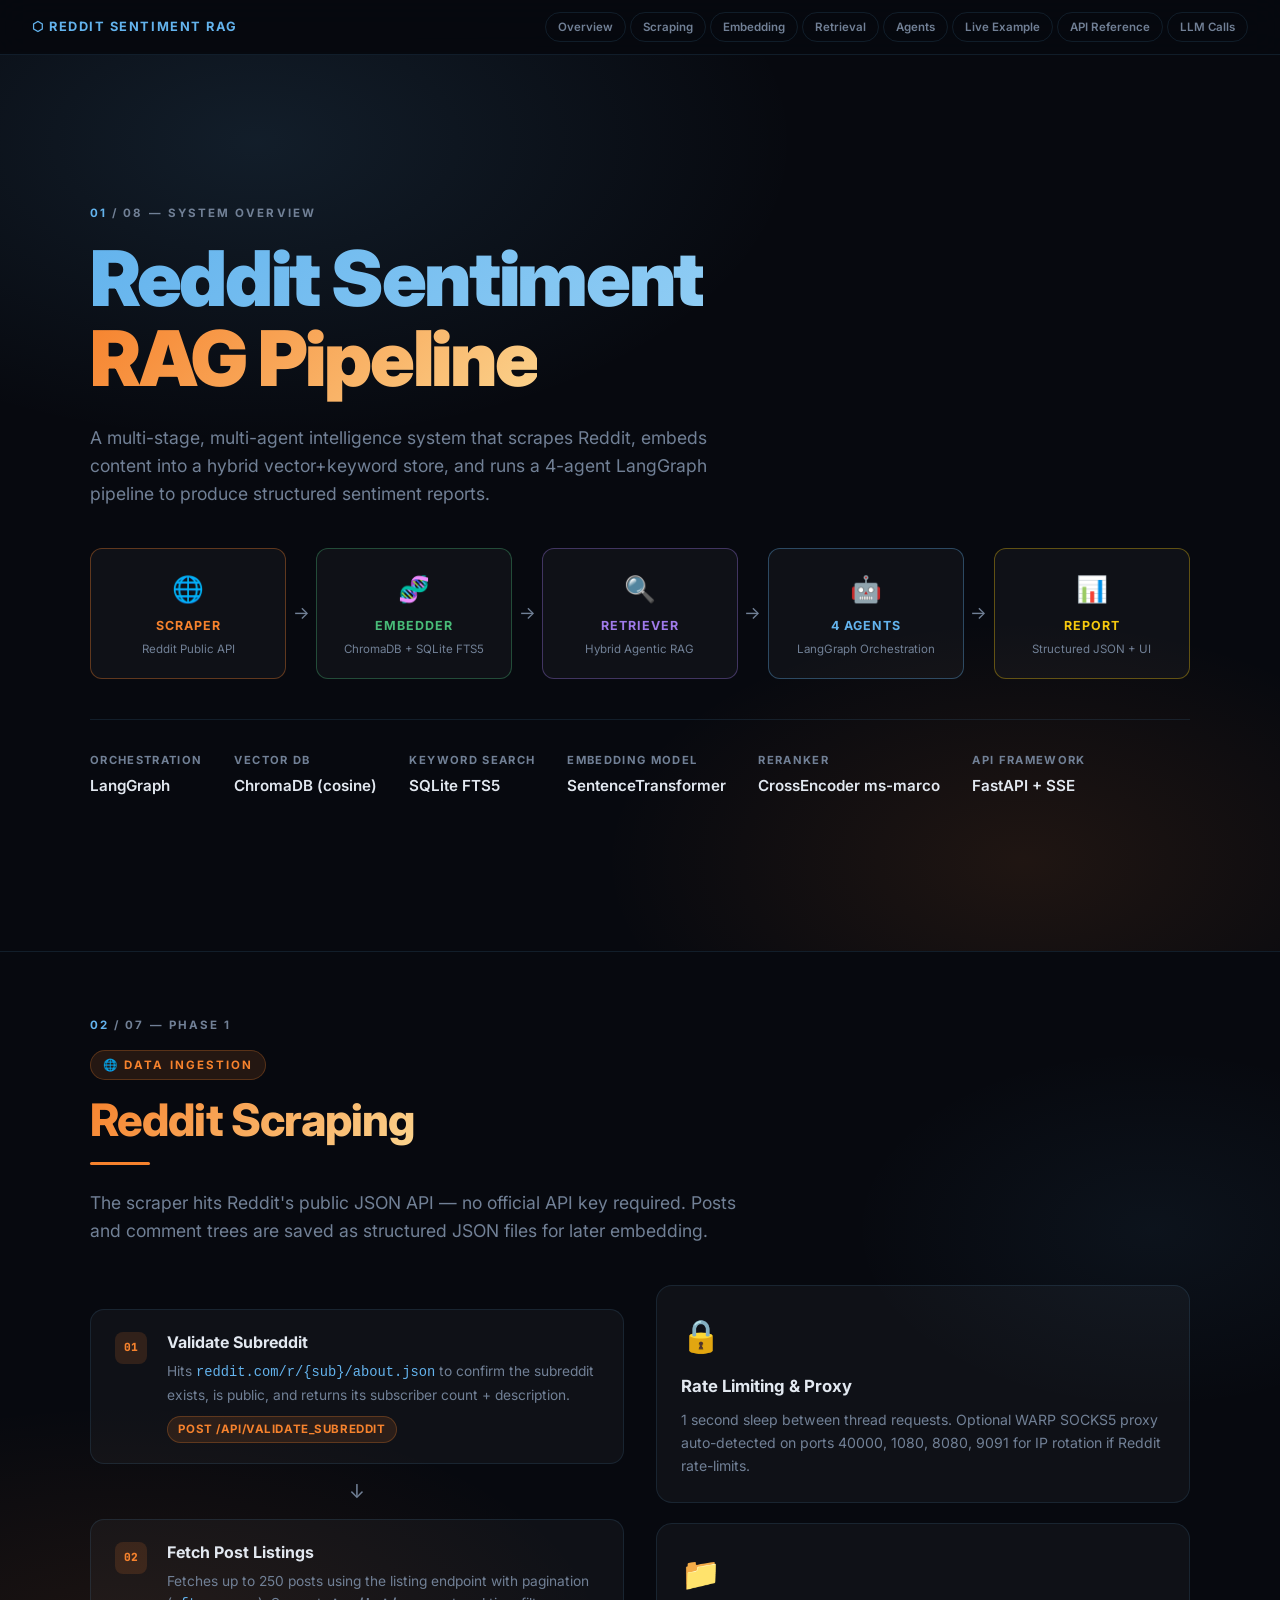
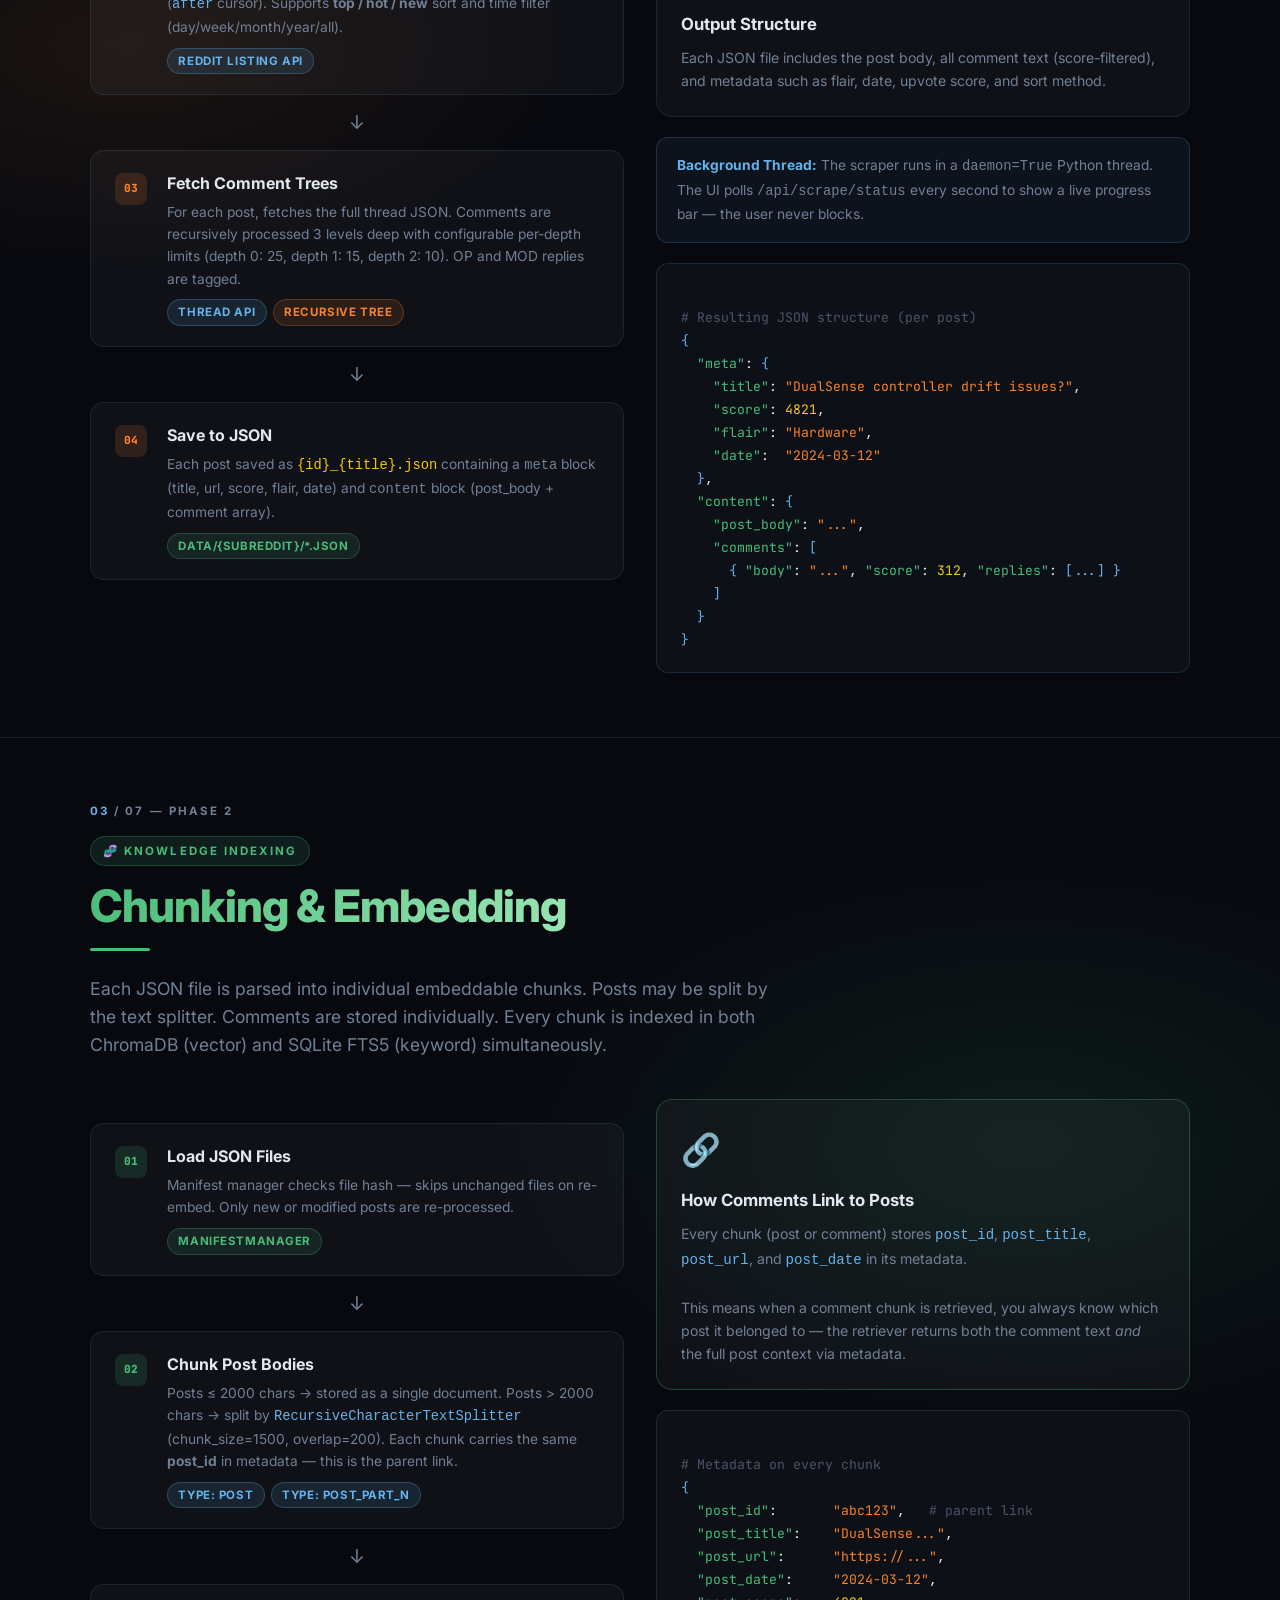
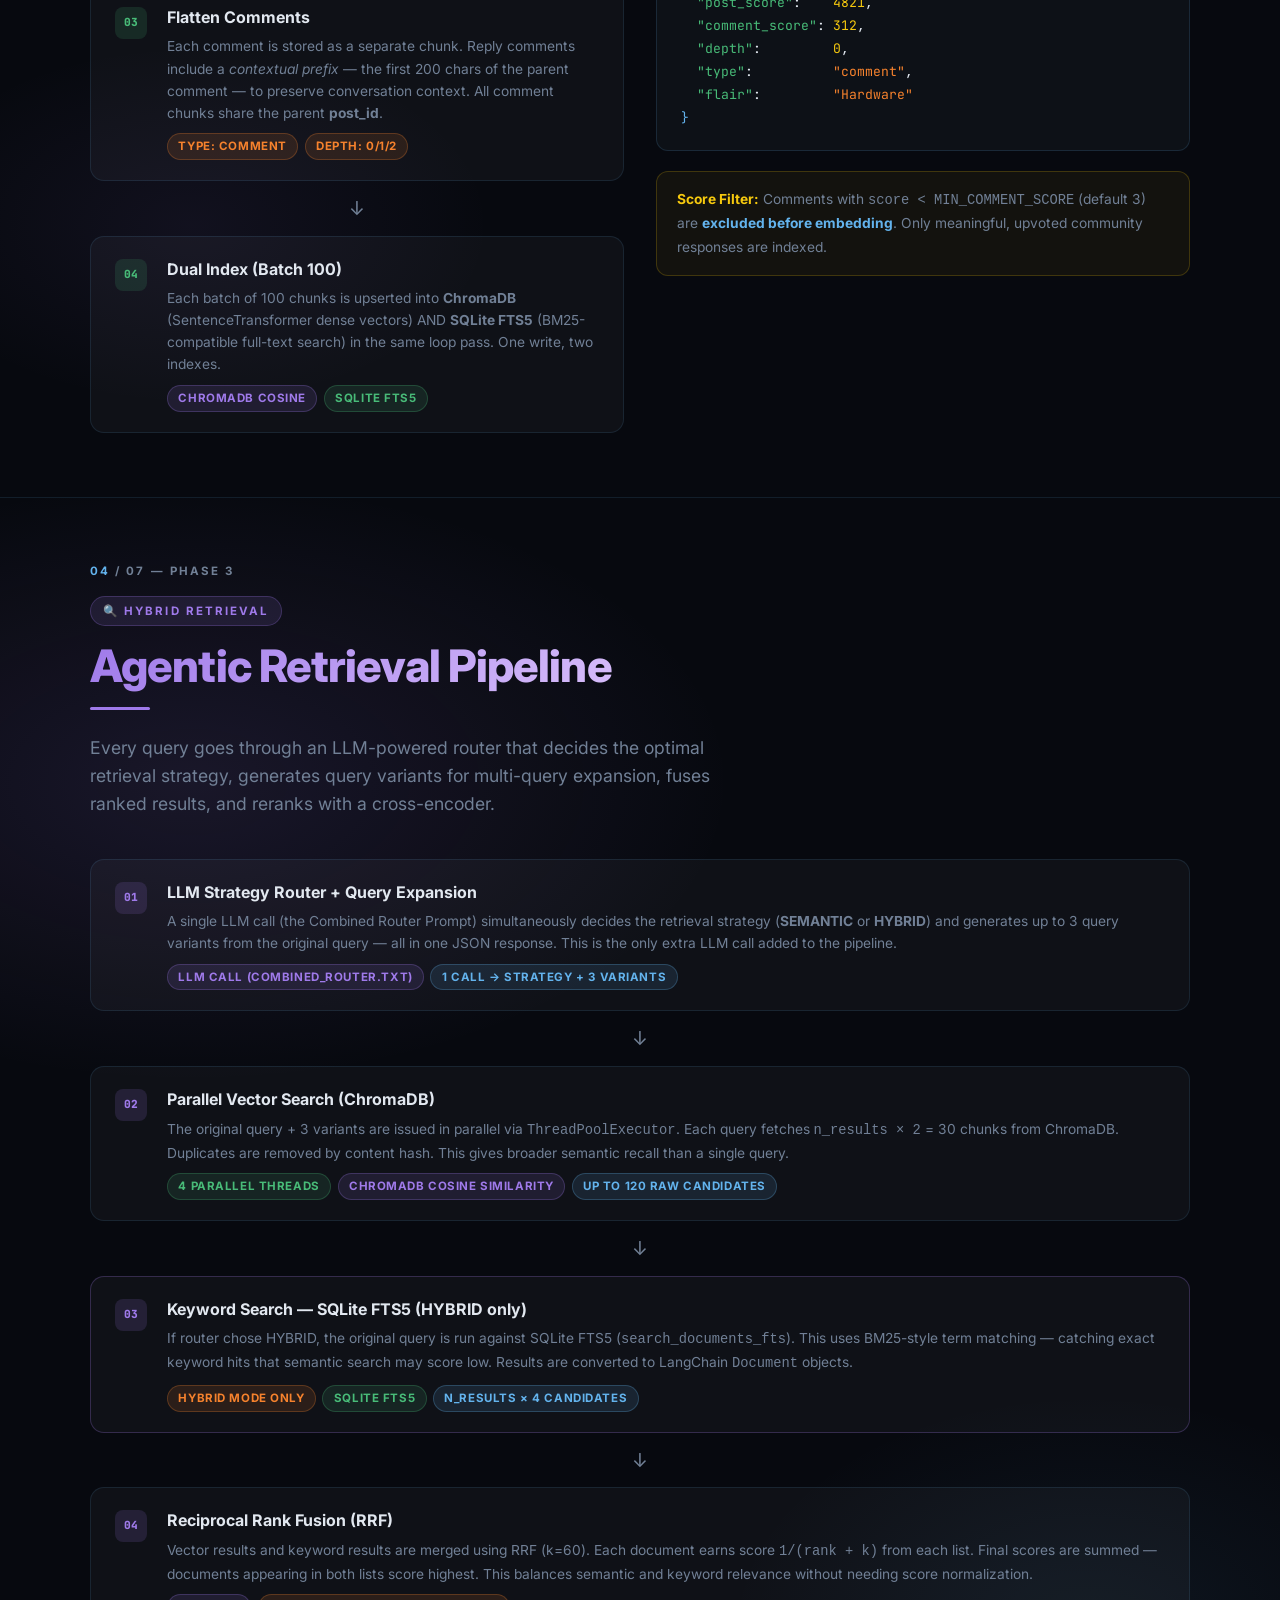
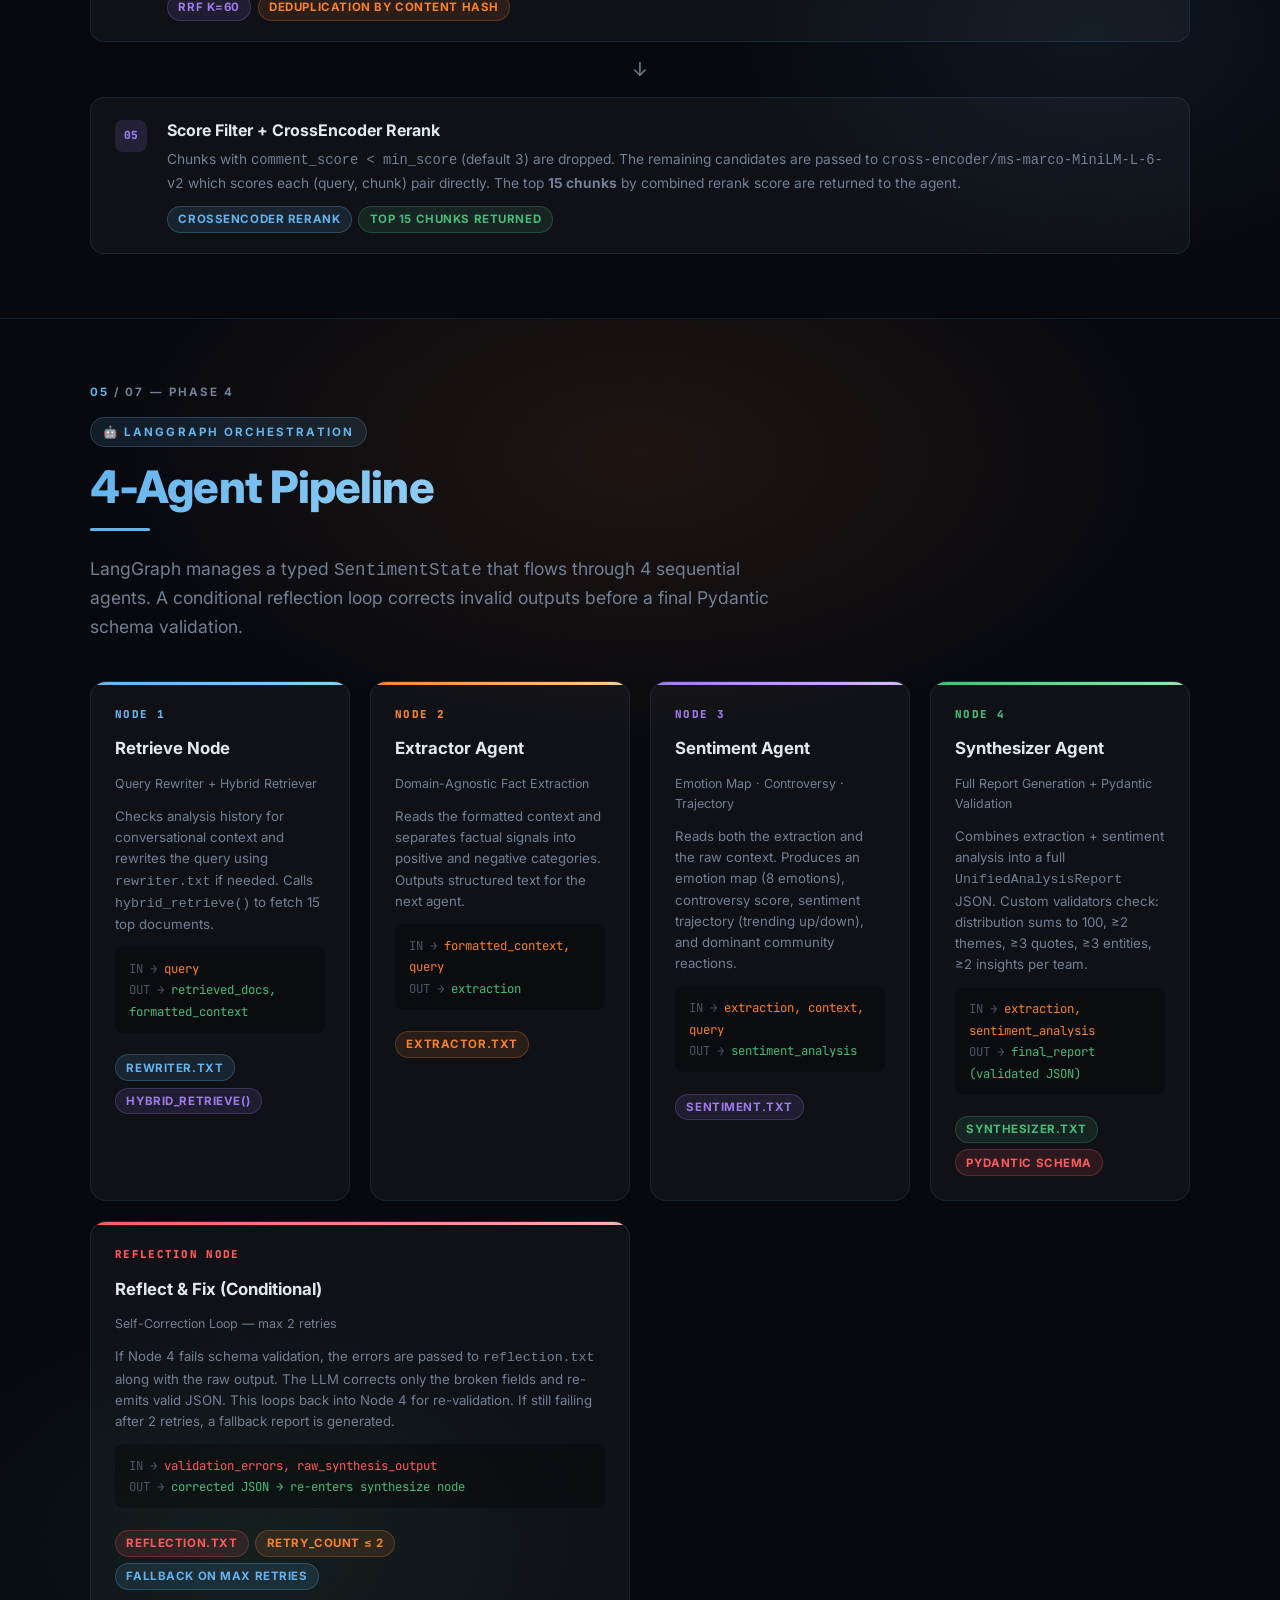
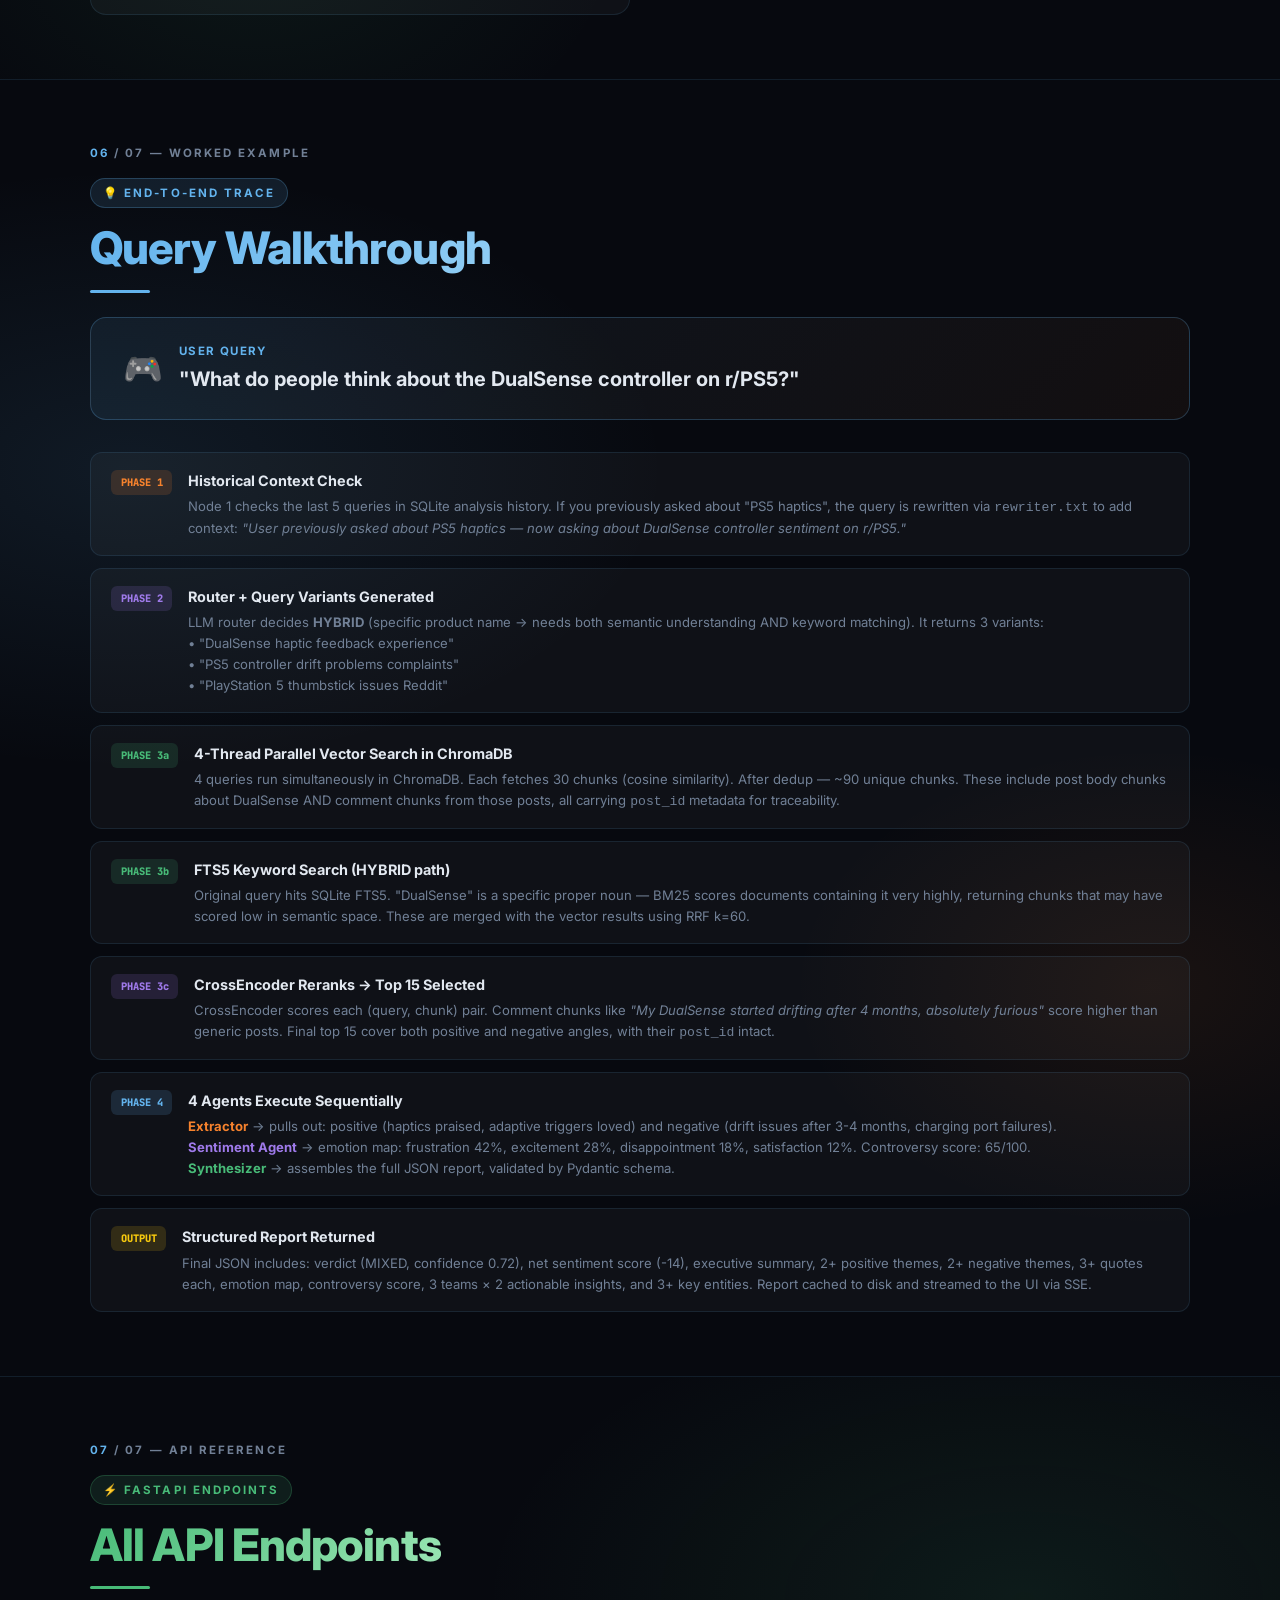
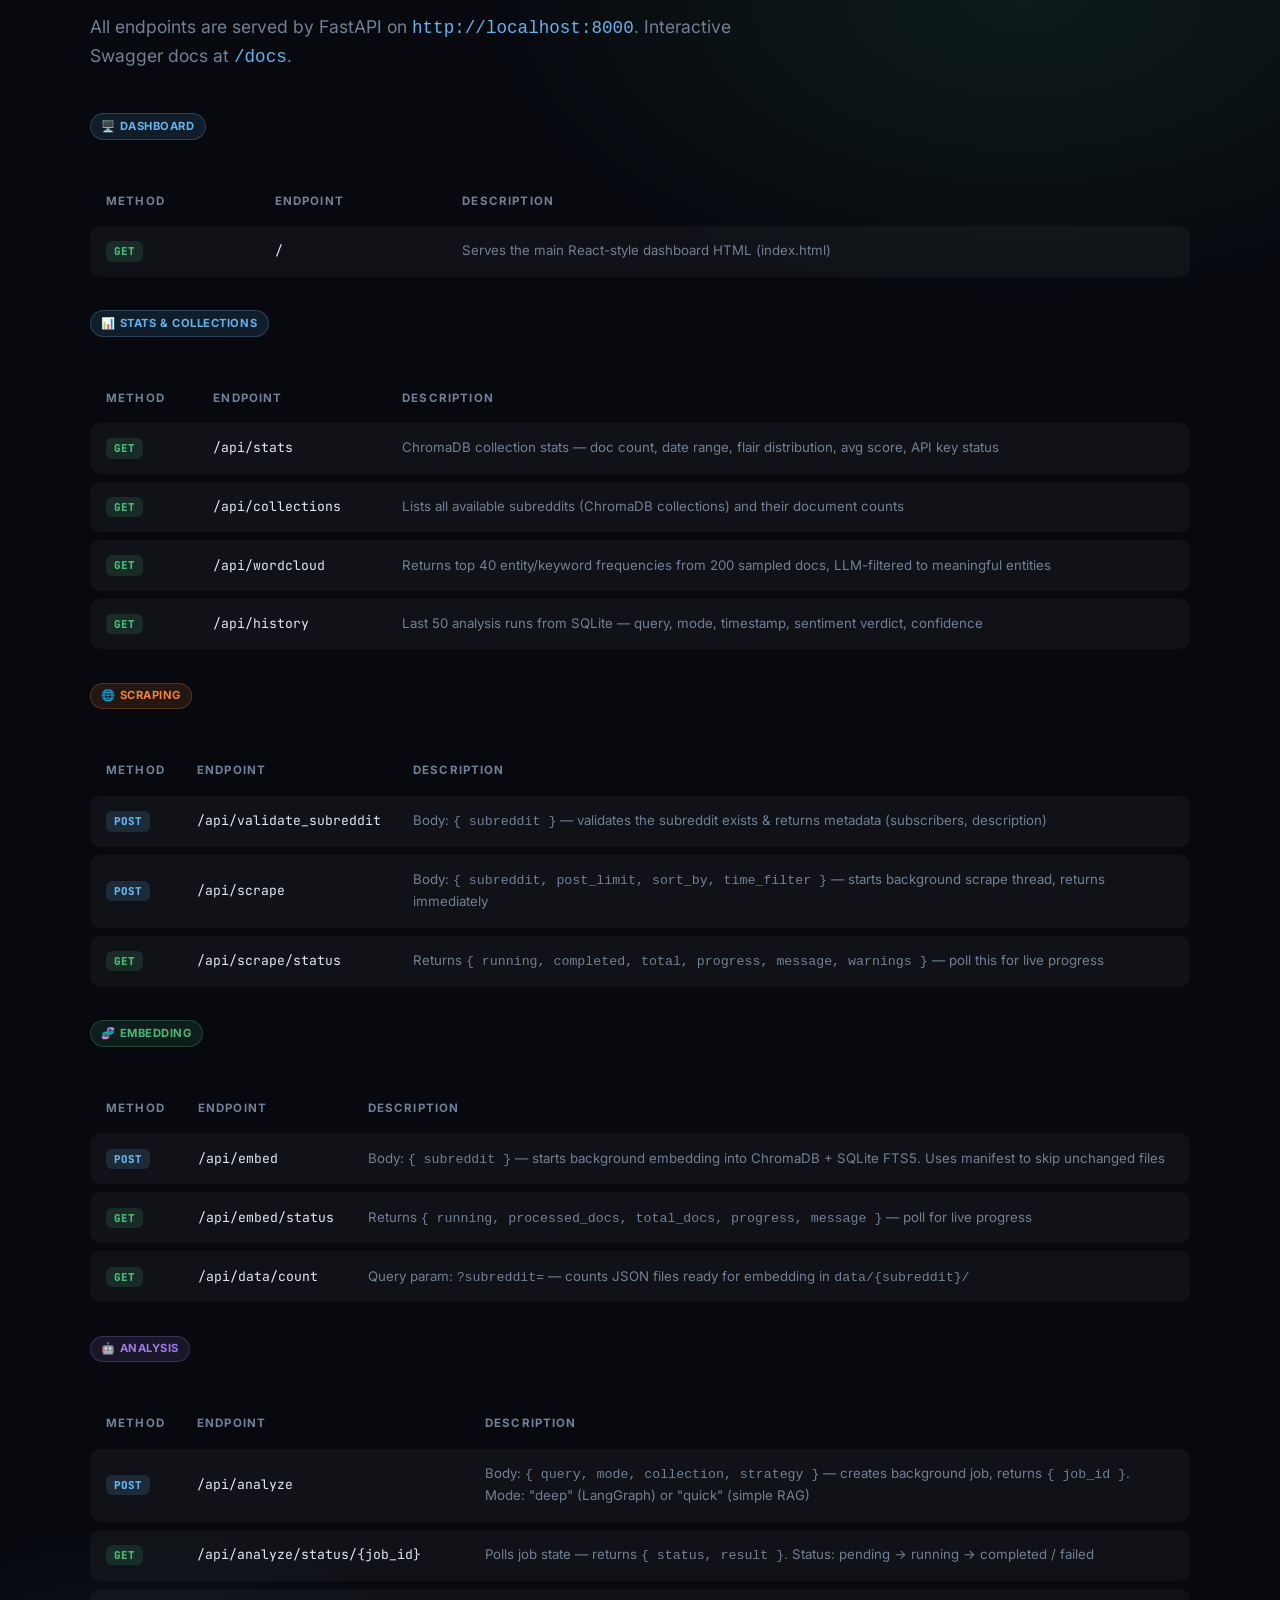
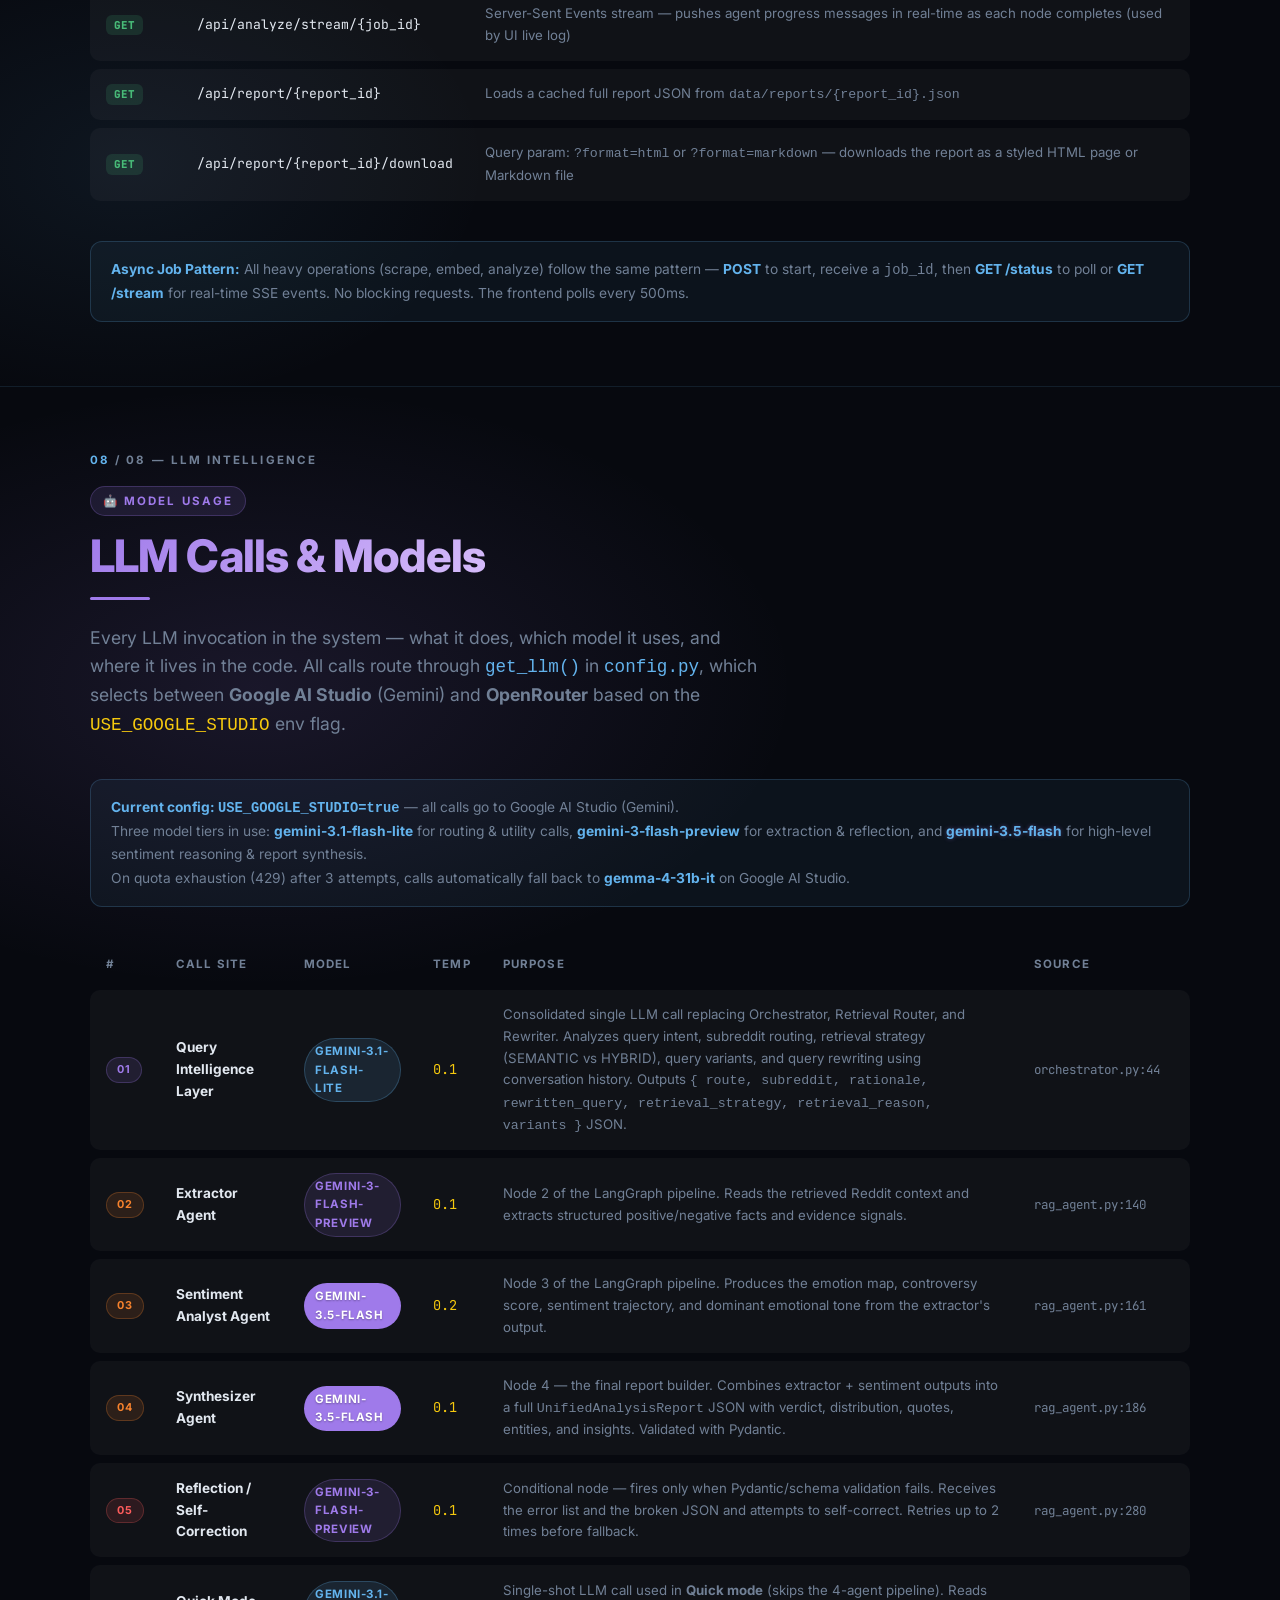
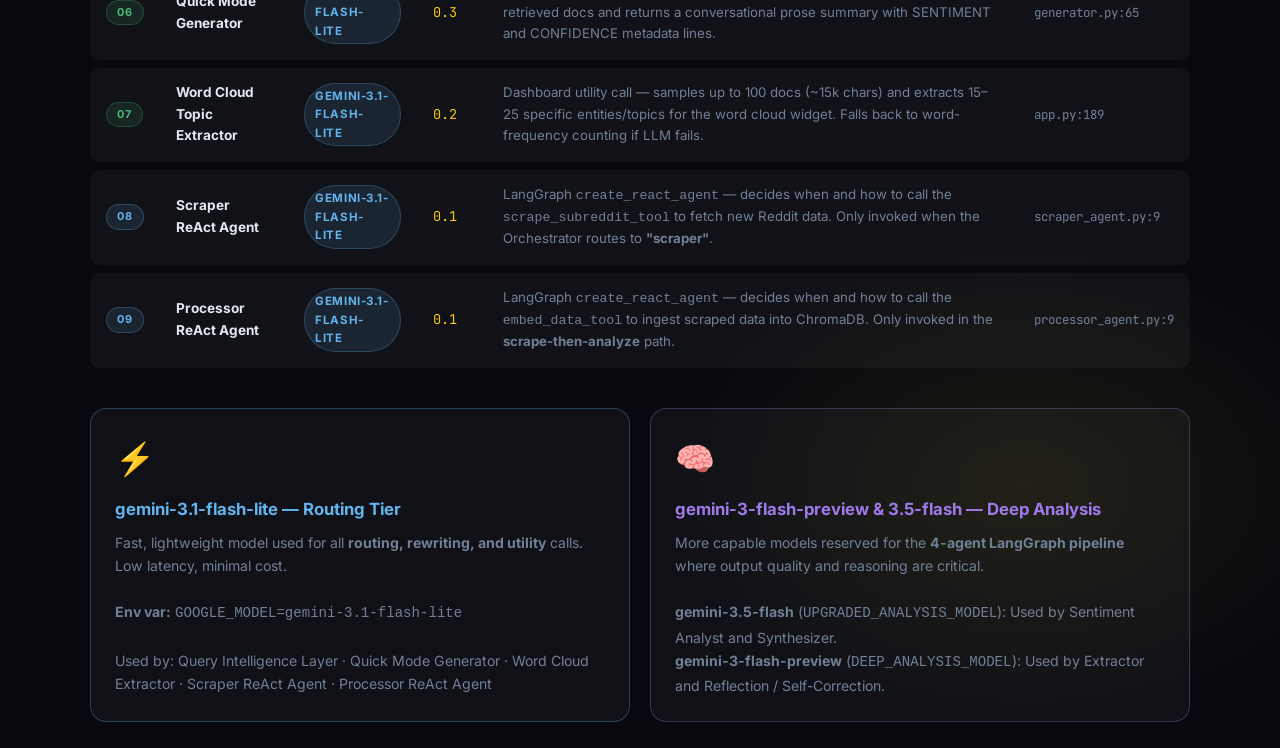
<file: static/flow.html>
<!DOCTYPE html>
<html lang="en">
<head>
  <meta charset="UTF-8" />
  <meta name="viewport" content="width=device-width, initial-scale=1.0" />
  <title>Reddit Sentiment RAG — System Flow</title>
  <link href="https://fonts.googleapis.com/css2?family=Inter:wght@300;400;500;600;700;800;900&family=JetBrains+Mono:wght@400;500;600&display=swap" rel="stylesheet" />
  <style>
    /* ===================== RESET & ROOT ===================== */
    *, *::before, *::after { box-sizing: border-box; margin: 0; padding: 0; }

    :root {
      --bg:        #07090f;
      --bg2:       #0d1117;
      --bg3:       #111825;
      --border:    rgba(99,179,237,0.12);
      --accent:    #63b3ed;
      --orange:    #f6822d;
      --green:     #48bb78;
      --purple:    #9f7aea;
      --red:       #fc5c5c;
      --yellow:    #f6c90e;
      --text:      #e2e8f0;
      --muted:     #718096;
      --card:      rgba(255,255,255,0.035);
      --glow-b:    rgba(99,179,237,0.15);
      --glow-o:    rgba(246,130,45,0.15);
      --glow-g:    rgba(72,187,120,0.15);
    }

    html { scroll-behavior: smooth; }

    body {
      font-family: 'Inter', sans-serif;
      background: var(--bg);
      color: var(--text);
      line-height: 1.6;
      min-height: 100vh;
    }

    /* ===================== SLIDE SYSTEM ===================== */
    .deck { width: 100%; }

    .slide {
      min-height: 100vh;
      width: 100%;
      display: flex;
      flex-direction: column;
      justify-content: center;
      align-items: center;
      padding: 4rem 2rem;
      position: relative;
      border-bottom: 1px solid var(--border);
      overflow: hidden;
    }

    .slide-inner {
      width: 100%;
      max-width: 1100px;
      position: relative;
      z-index: 2;
    }

    /* ===================== BACKGROUNDS ===================== */
    .slide::before {
      content: '';
      position: absolute;
      inset: 0;
      z-index: 0;
      pointer-events: none;
    }

    .slide-cover::before {
      background:
        radial-gradient(ellipse 900px 500px at 20% 10%, rgba(99,179,237,0.12) 0%, transparent 60%),
        radial-gradient(ellipse 700px 400px at 80% 90%, rgba(246,130,45,0.10) 0%, transparent 60%);
    }
    .slide-scrape::before {
      background:
        radial-gradient(ellipse 800px 400px at 10% 50%, rgba(246,130,45,0.09) 0%, transparent 60%),
        radial-gradient(ellipse 500px 300px at 90% 20%, rgba(99,179,237,0.06) 0%, transparent 60%);
    }
    .slide-embed::before {
      background:
        radial-gradient(ellipse 900px 500px at 80% 30%, rgba(72,187,120,0.10) 0%, transparent 60%),
        radial-gradient(ellipse 500px 300px at 15% 80%, rgba(159,122,234,0.07) 0%, transparent 60%);
    }
    .slide-retrieve::before {
      background:
        radial-gradient(ellipse 900px 500px at 15% 20%, rgba(159,122,234,0.12) 0%, transparent 60%),
        radial-gradient(ellipse 600px 400px at 85% 80%, rgba(99,179,237,0.08) 0%, transparent 60%);
    }
    .slide-agents::before {
      background:
        radial-gradient(ellipse 900px 500px at 50% 10%, rgba(246,130,45,0.10) 0%, transparent 60%),
        radial-gradient(ellipse 600px 400px at 20% 90%, rgba(72,187,120,0.08) 0%, transparent 60%);
    }
    .slide-example::before {
      background:
        radial-gradient(ellipse 900px 500px at 10% 30%, rgba(99,179,237,0.10) 0%, transparent 60%),
        radial-gradient(ellipse 600px 400px at 90% 70%, rgba(246,130,45,0.08) 0%, transparent 60%);
    }
    .slide-api::before {
      background:
        radial-gradient(ellipse 900px 500px at 80% 10%, rgba(72,187,120,0.10) 0%, transparent 60%),
        radial-gradient(ellipse 600px 400px at 10% 90%, rgba(99,179,237,0.08) 0%, transparent 60%);
    }
    .slide-llm::before {
      background:
        radial-gradient(ellipse 900px 500px at 20% 15%, rgba(159,122,234,0.12) 0%, transparent 60%),
        radial-gradient(ellipse 600px 400px at 80% 85%, rgba(246,201,14,0.08) 0%, transparent 60%);
    }

    /* ===================== NAV ===================== */
    .nav {
      position: fixed;
      top: 0; left: 0; right: 0;
      z-index: 1000;
      background: rgba(7,9,15,0.85);
      backdrop-filter: blur(16px);
      border-bottom: 1px solid var(--border);
      padding: 0.75rem 2rem;
      display: flex;
      align-items: center;
      justify-content: space-between;
    }

    .nav-brand {
      font-size: 0.8rem;
      font-weight: 700;
      letter-spacing: 0.12em;
      text-transform: uppercase;
      color: var(--accent);
    }

    .nav-pills {
      display: flex;
      gap: 0.25rem;
      flex-wrap: wrap;
    }

    .nav-pill {
      font-size: 0.72rem;
      font-weight: 600;
      padding: 0.3rem 0.75rem;
      border-radius: 999px;
      border: 1px solid var(--border);
      color: var(--muted);
      text-decoration: none;
      transition: all 0.2s;
      white-space: nowrap;
    }
    .nav-pill:hover {
      border-color: var(--accent);
      color: var(--accent);
      background: rgba(99,179,237,0.08);
    }

    /* ===================== TYPOGRAPHY ===================== */
    .slide-num {
      font-size: 0.72rem;
      font-weight: 700;
      letter-spacing: 0.18em;
      text-transform: uppercase;
      color: var(--muted);
      margin-bottom: 1rem;
    }

    .slide-num span { color: var(--accent); }

    h1.title {
      font-size: clamp(2.8rem, 6vw, 5rem);
      font-weight: 900;
      line-height: 1.05;
      letter-spacing: -0.03em;
      margin-bottom: 1.5rem;
    }

    .grad-blue   { background: linear-gradient(135deg, #63b3ed, #90cdf4); -webkit-background-clip: text; -webkit-text-fill-color: transparent; background-clip: text; }
    .grad-orange { background: linear-gradient(135deg, #f6822d, #fbd38d); -webkit-background-clip: text; -webkit-text-fill-color: transparent; background-clip: text; }
    .grad-green  { background: linear-gradient(135deg, #48bb78, #9ae6b4); -webkit-background-clip: text; -webkit-text-fill-color: transparent; background-clip: text; }
    .grad-purple { background: linear-gradient(135deg, #9f7aea, #d6bcfa); -webkit-background-clip: text; -webkit-text-fill-color: transparent; background-clip: text; }
    .grad-multi  { background: linear-gradient(135deg, #63b3ed 0%, #f6822d 50%, #48bb78 100%); -webkit-background-clip: text; -webkit-text-fill-color: transparent; background-clip: text; }

    h2.section-title {
      font-size: clamp(1.8rem, 4vw, 2.8rem);
      font-weight: 800;
      line-height: 1.1;
      letter-spacing: -0.02em;
      margin-bottom: 0.5rem;
    }

    .subtitle {
      font-size: 1.1rem;
      color: var(--muted);
      margin-bottom: 2.5rem;
      max-width: 680px;
    }

    /* ===================== CARDS ===================== */
    .card {
      background: var(--card);
      border: 1px solid var(--border);
      border-radius: 16px;
      padding: 1.5rem;
      transition: border-color 0.2s, transform 0.2s;
    }
    .card:hover { border-color: rgba(99,179,237,0.3); transform: translateY(-2px); }

    .card-grid {
      display: grid;
      grid-template-columns: repeat(auto-fit, minmax(260px, 1fr));
      gap: 1.25rem;
      margin-top: 2rem;
    }

    .card-icon {
      font-size: 2rem;
      margin-bottom: 0.75rem;
    }

    .card-title {
      font-size: 1.05rem;
      font-weight: 700;
      margin-bottom: 0.5rem;
    }

    .card-body {
      font-size: 0.88rem;
      color: var(--muted);
      line-height: 1.65;
    }

    /* ===================== FLOW ARROWS ===================== */
    .flow-row {
      display: flex;
      align-items: stretch;
      gap: 0;
      flex-wrap: wrap;
      margin: 2rem 0;
    }

    .flow-box {
      flex: 1;
      min-width: 140px;
      background: var(--card);
      border: 1px solid var(--border);
      border-radius: 12px;
      padding: 1.2rem 1rem;
      text-align: center;
      position: relative;
    }

    .flow-box .fb-icon { font-size: 1.6rem; }
    .flow-box .fb-label {
      font-size: 0.78rem;
      font-weight: 700;
      margin-top: 0.4rem;
      text-transform: uppercase;
      letter-spacing: 0.08em;
    }
    .flow-box .fb-sub {
      font-size: 0.72rem;
      color: var(--muted);
      margin-top: 0.25rem;
    }

    .flow-arrow {
      display: flex;
      align-items: center;
      padding: 0 0.4rem;
      color: var(--muted);
      font-size: 1.1rem;
      flex-shrink: 0;
    }

    /* ===================== CODE BLOCK ===================== */
    .code-block {
      background: #0d1117;
      border: 1px solid rgba(99,179,237,0.15);
      border-radius: 12px;
      padding: 1.25rem 1.5rem;
      font-family: 'JetBrains Mono', monospace;
      font-size: 0.82rem;
      line-height: 1.75;
      overflow-x: auto;
      white-space: pre;
    }

    .t-blue   { color: #63b3ed; }
    .t-orange { color: #f6822d; }
    .t-green  { color: #48bb78; }
    .t-purple { color: #9f7aea; }
    .t-yellow { color: #f6c90e; }
    .t-red    { color: #fc5c5c; }
    .t-muted  { color: #4a5568; }
    .t-white  { color: #e2e8f0; }

    /* ===================== TAGS ===================== */
    .tag {
      display: inline-block;
      padding: 0.2rem 0.65rem;
      border-radius: 999px;
      font-size: 0.72rem;
      font-weight: 700;
      letter-spacing: 0.05em;
      text-transform: uppercase;
    }
    .tag-blue   { background: rgba(99,179,237,0.12);  color: var(--accent);  border: 1px solid rgba(99,179,237,0.25); }
    .tag-orange { background: rgba(246,130,45,0.12);  color: var(--orange);  border: 1px solid rgba(246,130,45,0.25); }
    .tag-green  { background: rgba(72,187,120,0.12);  color: var(--green);   border: 1px solid rgba(72,187,120,0.25); }
    .tag-purple { background: rgba(159,122,234,0.12); color: var(--purple);  border: 1px solid rgba(159,122,234,0.25); }
    .tag-red    { background: rgba(252,92,92,0.12);   color: var(--red);     border: 1px solid rgba(252,92,92,0.25); }
    .tag-yellow { background: rgba(246,201,14,0.12);  color: var(--yellow);  border: 1px solid rgba(246,201,14,0.25); }

    /* ===================== PIPELINE STEPS ===================== */
    .pipeline {
      display: flex;
      flex-direction: column;
      gap: 1rem;
      margin-top: 1.5rem;
    }

    .pipe-step {
      display: flex;
      align-items: flex-start;
      gap: 1.25rem;
      padding: 1.25rem 1.5rem;
      background: var(--card);
      border: 1px solid var(--border);
      border-radius: 14px;
      position: relative;
      transition: border-color 0.2s;
    }
    .pipe-step:hover { border-color: rgba(99,179,237,0.3); }

    .pipe-num {
      font-size: 0.7rem;
      font-weight: 800;
      font-family: 'JetBrains Mono', monospace;
      width: 32px;
      height: 32px;
      border-radius: 8px;
      display: flex;
      align-items: center;
      justify-content: center;
      flex-shrink: 0;
      margin-top: 2px;
    }

    .pipe-content { flex: 1; }
    .pipe-title {
      font-weight: 700;
      font-size: 1rem;
      margin-bottom: 0.3rem;
    }
    .pipe-desc {
      font-size: 0.86rem;
      color: var(--muted);
      line-height: 1.6;
    }
    .pipe-tags { margin-top: 0.6rem; display: flex; gap: 0.4rem; flex-wrap: wrap; }

    /* ===================== AGENT CARDS ===================== */
    .agent-grid {
      display: grid;
      grid-template-columns: repeat(auto-fit, minmax(240px, 1fr));
      gap: 1.25rem;
      margin-top: 2rem;
    }

    .agent-card {
      background: var(--card);
      border: 1px solid var(--border);
      border-radius: 16px;
      padding: 1.5rem;
      display: flex;
      flex-direction: column;
      gap: 0.75rem;
      transition: transform 0.2s, border-color 0.2s;
      position: relative;
      overflow: hidden;
    }
    .agent-card:hover { transform: translateY(-3px); }
    .agent-card::before {
      content: '';
      position: absolute;
      top: 0; left: 0; right: 0;
      height: 3px;
      border-radius: 16px 16px 0 0;
    }
    .agent-blue::before   { background: linear-gradient(90deg, var(--accent), #90cdf4); }
    .agent-orange::before { background: linear-gradient(90deg, var(--orange), #fbd38d); }
    .agent-purple::before { background: linear-gradient(90deg, var(--purple), #d6bcfa); }
    .agent-green::before  { background: linear-gradient(90deg, var(--green),  #9ae6b4); }
    .agent-red::before    { background: linear-gradient(90deg, var(--red),    #feb2b2); }

    .agent-num {
      font-size: 0.68rem;
      font-weight: 800;
      font-family: 'JetBrains Mono', monospace;
      letter-spacing: 0.12em;
    }
    .agent-name { font-size: 1.05rem; font-weight: 700; }
    .agent-role { font-size: 0.78rem; color: var(--muted); }
    .agent-desc { font-size: 0.83rem; color: var(--muted); line-height: 1.6; }
    .agent-io {
      font-size: 0.77rem;
      font-family: 'JetBrains Mono', monospace;
      background: rgba(0,0,0,0.3);
      border-radius: 8px;
      padding: 0.65rem 0.85rem;
      line-height: 1.75;
    }

    /* ===================== API TABLE ===================== */
    .api-table {
      width: 100%;
      border-collapse: separate;
      border-spacing: 0 0.5rem;
      margin-top: 1.5rem;
    }

    .api-table thead th {
      font-size: 0.72rem;
      font-weight: 700;
      letter-spacing: 0.1em;
      text-transform: uppercase;
      color: var(--muted);
      padding: 0.5rem 1rem;
      text-align: left;
    }

    .api-table tbody tr {
      background: var(--card);
      border: 1px solid var(--border);
      transition: background 0.2s;
    }
    .api-table tbody tr:hover { background: rgba(255,255,255,0.06); }

    .api-table tbody td {
      padding: 0.9rem 1rem;
      font-size: 0.85rem;
      vertical-align: middle;
    }

    .api-table tbody td:first-child { border-radius: 10px 0 0 10px; }
    .api-table tbody td:last-child  { border-radius: 0 10px 10px 0; }

    .method-badge {
      font-size: 0.68rem;
      font-weight: 800;
      font-family: 'JetBrains Mono', monospace;
      padding: 0.2rem 0.5rem;
      border-radius: 6px;
    }
    .m-get  { background: rgba(72,187,120,0.15);  color: var(--green); }
    .m-post { background: rgba(99,179,237,0.15);  color: var(--accent); }

    .endpoint-path {
      font-family: 'JetBrains Mono', monospace;
      font-size: 0.82rem;
      color: var(--text);
    }

    .endpoint-desc { color: var(--muted); font-size: 0.83rem; }

    /* ===================== EXAMPLE SECTION ===================== */
    .example-query {
      background: linear-gradient(135deg, rgba(99,179,237,0.08), rgba(246,130,45,0.05));
      border: 1px solid rgba(99,179,237,0.25);
      border-radius: 16px;
      padding: 1.5rem 2rem;
      margin-bottom: 2rem;
      display: flex;
      align-items: center;
      gap: 1rem;
    }

    .eq-icon { font-size: 2rem; }
    .eq-label { font-size: 0.72rem; font-weight: 700; letter-spacing: 0.12em; text-transform: uppercase; color: var(--accent); margin-bottom: 0.2rem; }
    .eq-text  { font-size: 1.25rem; font-weight: 700; }

    .trace-steps {
      display: flex;
      flex-direction: column;
      gap: 0.75rem;
    }

    .trace-step {
      display: flex;
      align-items: flex-start;
      gap: 1rem;
      padding: 1rem 1.25rem;
      background: var(--card);
      border: 1px solid var(--border);
      border-radius: 12px;
    }

    .ts-badge {
      font-size: 0.65rem;
      font-weight: 800;
      font-family: 'JetBrains Mono', monospace;
      padding: 0.25rem 0.6rem;
      border-radius: 6px;
      white-space: nowrap;
      flex-shrink: 0;
      margin-top: 1px;
    }
    .ts-title { font-size: 0.9rem; font-weight: 700; margin-bottom: 0.25rem; }
    .ts-desc  { font-size: 0.82rem; color: var(--muted); line-height: 1.6; }

    /* ===================== DIVIDER ===================== */
    .divider {
      width: 60px;
      height: 3px;
      border-radius: 3px;
      margin: 1rem 0 1.5rem;
    }
    .div-blue   { background: var(--accent); }
    .div-orange { background: var(--orange); }
    .div-green  { background: var(--green); }
    .div-purple { background: var(--purple); }

    /* ===================== TWO-COL ===================== */
    .two-col {
      display: grid;
      grid-template-columns: 1fr 1fr;
      gap: 2rem;
      align-items: start;
    }

    @media (max-width: 800px) {
      .two-col { grid-template-columns: 1fr; }
      .flow-row { flex-direction: column; }
      .flow-arrow { transform: rotate(90deg); }
    }

    /* ===================== SECTION LABEL ===================== */
    .section-label {
      font-size: 0.72rem;
      font-weight: 700;
      letter-spacing: 0.18em;
      text-transform: uppercase;
      padding: 0.3rem 0.75rem;
      border-radius: 999px;
      display: inline-flex;
      align-items: center;
      gap: 0.4rem;
      margin-bottom: 1rem;
    }
    .sl-blue   { background: rgba(99,179,237,0.12);  color: var(--accent);  border: 1px solid rgba(99,179,237,0.25); }
    .sl-orange { background: rgba(246,130,45,0.12);  color: var(--orange);  border: 1px solid rgba(246,130,45,0.25); }
    .sl-green  { background: rgba(72,187,120,0.12);  color: var(--green);   border: 1px solid rgba(72,187,120,0.25); }
    .sl-purple { background: rgba(159,122,234,0.12); color: var(--purple);  border: 1px solid rgba(159,122,234,0.25); }

    /* ===================== HIGHLIGHT BOX ===================== */
    .highlight-box {
      background: rgba(99,179,237,0.06);
      border: 1px solid rgba(99,179,237,0.2);
      border-radius: 12px;
      padding: 1rem 1.25rem;
      font-size: 0.86rem;
      color: var(--muted);
      line-height: 1.7;
      margin-top: 1rem;
    }
    .highlight-box strong { color: var(--accent); }

    /* ===================== COVER EXTRA ===================== */
    .cover-meta {
      display: flex;
      gap: 2rem;
      flex-wrap: wrap;
      margin-top: 2.5rem;
      padding-top: 2rem;
      border-top: 1px solid var(--border);
    }
    .cm-item { }
    .cm-label { font-size: 0.7rem; font-weight: 700; letter-spacing: 0.12em; text-transform: uppercase; color: var(--muted); margin-bottom: 0.3rem; }
    .cm-value { font-size: 0.95rem; font-weight: 600; color: var(--text); }

    /* ===================== STEP CONNECTOR ===================== */
    .step-connector {
      display: flex;
      justify-content: center;
      margin: -0.25rem 0;
      color: var(--muted);
      font-size: 1.2rem;
    }

    /* Body padding for fixed nav */
    .deck { padding-top: 52px; }
  </style>
</head>
<body>

<!-- ============================== NAVIGATION ============================== -->
<nav class="nav">
  <div class="nav-brand">⬡ Reddit Sentiment RAG</div>
  <div class="nav-pills">
    <a class="nav-pill" href="#cover">Overview</a>
    <a class="nav-pill" href="#scraping">Scraping</a>
    <a class="nav-pill" href="#embedding">Embedding</a>
    <a class="nav-pill" href="#retrieval">Retrieval</a>
    <a class="nav-pill" href="#agents">Agents</a>
    <a class="nav-pill" href="#example">Live Example</a>
    <a class="nav-pill" href="#api">API Reference</a>
    <a class="nav-pill" href="#llm-calls">LLM Calls</a>
  </div>
</nav>

<div class="deck">

  <!-- ==================== SLIDE 1: COVER ==================== -->
  <section class="slide slide-cover" id="cover">
    <div class="slide-inner">
      <div class="slide-num"><span>01</span> / 08 — System Overview</div>
      <h1 class="title">
        <span class="grad-blue">Reddit Sentiment</span><br />
        <span class="grad-orange">RAG Pipeline</span>
      </h1>
      <p class="subtitle">
        A multi-stage, multi-agent intelligence system that scrapes Reddit, embeds content into a hybrid vector+keyword store, and runs a 4-agent LangGraph pipeline to produce structured sentiment reports.
      </p>

      <!-- Top-level flow -->
      <div class="flow-row">
        <div class="flow-box" style="border-color: rgba(246,130,45,0.35);">
          <div class="fb-icon">🌐</div>
          <div class="fb-label" style="color:var(--orange);">Scraper</div>
          <div class="fb-sub">Reddit Public API</div>
        </div>
        <div class="flow-arrow">→</div>
        <div class="flow-box" style="border-color: rgba(72,187,120,0.35);">
          <div class="fb-icon">🧬</div>
          <div class="fb-label" style="color:var(--green);">Embedder</div>
          <div class="fb-sub">ChromaDB + SQLite FTS5</div>
        </div>
        <div class="flow-arrow">→</div>
        <div class="flow-box" style="border-color: rgba(159,122,234,0.35);">
          <div class="fb-icon">🔍</div>
          <div class="fb-label" style="color:var(--purple);">Retriever</div>
          <div class="fb-sub">Hybrid Agentic RAG</div>
        </div>
        <div class="flow-arrow">→</div>
        <div class="flow-box" style="border-color: rgba(99,179,237,0.35);">
          <div class="fb-icon">🤖</div>
          <div class="fb-label" style="color:var(--accent);">4 Agents</div>
          <div class="fb-sub">LangGraph Orchestration</div>
        </div>
        <div class="flow-arrow">→</div>
        <div class="flow-box" style="border-color: rgba(246,201,14,0.35);">
          <div class="fb-icon">📊</div>
          <div class="fb-label" style="color:var(--yellow);">Report</div>
          <div class="fb-sub">Structured JSON + UI</div>
        </div>
      </div>

      <div class="cover-meta">
        <div class="cm-item">
          <div class="cm-label">Orchestration</div>
          <div class="cm-value">LangGraph</div>
        </div>
        <div class="cm-item">
          <div class="cm-label">Vector DB</div>
          <div class="cm-value">ChromaDB (cosine)</div>
        </div>
        <div class="cm-item">
          <div class="cm-label">Keyword Search</div>
          <div class="cm-value">SQLite FTS5</div>
        </div>
        <div class="cm-item">
          <div class="cm-label">Embedding Model</div>
          <div class="cm-value">SentenceTransformer</div>
        </div>
        <div class="cm-item">
          <div class="cm-label">Reranker</div>
          <div class="cm-value">CrossEncoder ms-marco</div>
        </div>
        <div class="cm-item">
          <div class="cm-label">API Framework</div>
          <div class="cm-value">FastAPI + SSE</div>
        </div>
      </div>
    </div>
  </section>

  <!-- ==================== SLIDE 2: SCRAPING ==================== -->
  <section class="slide slide-scrape" id="scraping">
    <div class="slide-inner">
      <div class="slide-num"><span>02</span> / 07 — Phase 1</div>
      <div class="section-label sl-orange">🌐 Data Ingestion</div>
      <h2 class="section-title"><span class="grad-orange">Reddit Scraping</span></h2>
      <div class="divider div-orange"></div>
      <p class="subtitle">
        The scraper hits Reddit's public JSON API — no official API key required. Posts and comment trees are saved as structured JSON files for later embedding.
      </p>

      <div class="two-col">
        <div>
          <div class="pipeline">
            <div class="pipe-step">
              <div class="pipe-num" style="background:rgba(246,130,45,0.15); color:var(--orange);">01</div>
              <div class="pipe-content">
                <div class="pipe-title">Validate Subreddit</div>
                <div class="pipe-desc">Hits <code style="color:var(--accent)">reddit.com/r/{sub}/about.json</code> to confirm the subreddit exists, is public, and returns its subscriber count + description.</div>
                <div class="pipe-tags"><span class="tag tag-orange">POST /api/validate_subreddit</span></div>
              </div>
            </div>
            <div class="step-connector">↓</div>
            <div class="pipe-step">
              <div class="pipe-num" style="background:rgba(246,130,45,0.15); color:var(--orange);">02</div>
              <div class="pipe-content">
                <div class="pipe-title">Fetch Post Listings</div>
                <div class="pipe-desc">Fetches up to 250 posts using the listing endpoint with pagination (<code style="color:var(--accent)">after</code> cursor). Supports <strong>top / hot / new</strong> sort and time filter (day/week/month/year/all).</div>
                <div class="pipe-tags"><span class="tag tag-blue">Reddit Listing API</span></div>
              </div>
            </div>
            <div class="step-connector">↓</div>
            <div class="pipe-step">
              <div class="pipe-num" style="background:rgba(246,130,45,0.15); color:var(--orange);">03</div>
              <div class="pipe-content">
                <div class="pipe-title">Fetch Comment Trees</div>
                <div class="pipe-desc">For each post, fetches the full thread JSON. Comments are recursively processed 3 levels deep with configurable per-depth limits (depth 0: 25, depth 1: 15, depth 2: 10). OP and MOD replies are tagged.</div>
                <div class="pipe-tags"><span class="tag tag-blue">Thread API</span><span class="tag tag-orange">Recursive Tree</span></div>
              </div>
            </div>
            <div class="step-connector">↓</div>
            <div class="pipe-step">
              <div class="pipe-num" style="background:rgba(246,130,45,0.15); color:var(--orange);">04</div>
              <div class="pipe-content">
                <div class="pipe-title">Save to JSON</div>
                <div class="pipe-desc">Each post saved as <code style="color:var(--yellow)">{id}_{title}.json</code> containing a <code>meta</code> block (title, url, score, flair, date) and <code>content</code> block (post_body + comment array).</div>
                <div class="pipe-tags"><span class="tag tag-green">data/{subreddit}/*.json</span></div>
              </div>
            </div>
          </div>
        </div>

        <div>
          <div class="card" style="margin-bottom:1.25rem;">
            <div class="card-icon">🔒</div>
            <div class="card-title">Rate Limiting & Proxy</div>
            <div class="card-body">1 second sleep between thread requests. Optional WARP SOCKS5 proxy auto-detected on ports 40000, 1080, 8080, 9091 for IP rotation if Reddit rate-limits.</div>
          </div>
          <div class="card" style="margin-bottom:1.25rem;">
            <div class="card-icon">📁</div>
            <div class="card-title">Output Structure</div>
            <div class="card-body">Each JSON file includes the post body, all comment text (score-filtered), and metadata such as flair, date, upvote score, and sort method.</div>
          </div>
          <div class="highlight-box">
            <strong>Background Thread:</strong> The scraper runs in a <code>daemon=True</code> Python thread. The UI polls <code>/api/scrape/status</code> every second to show a live progress bar — the user never blocks.
          </div>

          <div class="code-block" style="margin-top:1.25rem;">
<span class="t-muted"># Resulting JSON structure (per post)</span>
<span class="t-blue">{</span>
  <span class="t-green">"meta"</span>: <span class="t-blue">{</span>
    <span class="t-green">"title"</span>: <span class="t-orange">"DualSense controller drift issues?"</span>,
    <span class="t-green">"score"</span>: <span class="t-yellow">4821</span>,
    <span class="t-green">"flair"</span>: <span class="t-orange">"Hardware"</span>,
    <span class="t-green">"date"</span>:  <span class="t-orange">"2024-03-12"</span>
  <span class="t-blue">}</span>,
  <span class="t-green">"content"</span>: <span class="t-blue">{</span>
    <span class="t-green">"post_body"</span>: <span class="t-orange">"..."</span>,
    <span class="t-green">"comments"</span>: <span class="t-blue">[</span>
      <span class="t-blue">{</span> <span class="t-green">"body"</span>: <span class="t-orange">"..."</span>, <span class="t-green">"score"</span>: <span class="t-yellow">312</span>, <span class="t-green">"replies"</span>: <span class="t-blue">[...]</span> <span class="t-blue">}</span>
    <span class="t-blue">]</span>
  <span class="t-blue">}</span>
<span class="t-blue">}</span></div>
        </div>
      </div>
    </div>
  </section>

  <!-- ==================== SLIDE 3: EMBEDDING ==================== -->
  <section class="slide slide-embed" id="embedding">
    <div class="slide-inner">
      <div class="slide-num"><span>03</span> / 07 — Phase 2</div>
      <div class="section-label sl-green">🧬 Knowledge Indexing</div>
      <h2 class="section-title"><span class="grad-green">Chunking & Embedding</span></h2>
      <div class="divider div-green"></div>
      <p class="subtitle">
        Each JSON file is parsed into individual embeddable chunks. Posts may be split by the text splitter. Comments are stored individually. Every chunk is indexed in both ChromaDB (vector) and SQLite FTS5 (keyword) simultaneously.
      </p>

      <div class="two-col">
        <div class="pipeline">
          <div class="pipe-step">
            <div class="pipe-num" style="background:rgba(72,187,120,0.15); color:var(--green);">01</div>
            <div class="pipe-content">
              <div class="pipe-title">Load JSON Files</div>
              <div class="pipe-desc">Manifest manager checks file hash — skips unchanged files on re-embed. Only new or modified posts are re-processed.</div>
              <div class="pipe-tags"><span class="tag tag-green">ManifestManager</span></div>
            </div>
          </div>
          <div class="step-connector">↓</div>
          <div class="pipe-step">
            <div class="pipe-num" style="background:rgba(72,187,120,0.15); color:var(--green);">02</div>
            <div class="pipe-content">
              <div class="pipe-title">Chunk Post Bodies</div>
              <div class="pipe-desc">Posts ≤ 2000 chars → stored as a single document. Posts &gt; 2000 chars → split by <code style="color:var(--accent)">RecursiveCharacterTextSplitter</code> (chunk_size=1500, overlap=200). Each chunk carries the same <strong>post_id</strong> in metadata — this is the parent link.</div>
              <div class="pipe-tags"><span class="tag tag-blue">type: post</span><span class="tag tag-blue">type: post_part_N</span></div>
            </div>
          </div>
          <div class="step-connector">↓</div>
          <div class="pipe-step">
            <div class="pipe-num" style="background:rgba(72,187,120,0.15); color:var(--green);">03</div>
            <div class="pipe-content">
              <div class="pipe-title">Flatten Comments</div>
              <div class="pipe-desc">Each comment is stored as a separate chunk. Reply comments include a <em>contextual prefix</em> — the first 200 chars of the parent comment — to preserve conversation context. All comment chunks share the parent <strong>post_id</strong>.</div>
              <div class="pipe-tags"><span class="tag tag-orange">type: comment</span><span class="tag tag-orange">depth: 0/1/2</span></div>
            </div>
          </div>
          <div class="step-connector">↓</div>
          <div class="pipe-step">
            <div class="pipe-num" style="background:rgba(72,187,120,0.15); color:var(--green);">04</div>
            <div class="pipe-content">
              <div class="pipe-title">Dual Index (Batch 100)</div>
              <div class="pipe-desc">Each batch of 100 chunks is upserted into <strong>ChromaDB</strong> (SentenceTransformer dense vectors) AND <strong>SQLite FTS5</strong> (BM25-compatible full-text search) in the same loop pass. One write, two indexes.</div>
              <div class="pipe-tags"><span class="tag tag-purple">ChromaDB cosine</span><span class="tag tag-green">SQLite FTS5</span></div>
            </div>
          </div>
        </div>

        <div>
          <div class="card" style="margin-bottom:1.25rem; border-color: rgba(72,187,120,0.3);">
            <div class="card-icon">🔗</div>
            <div class="card-title">How Comments Link to Posts</div>
            <div class="card-body">
              Every chunk (post or comment) stores <code style="color:var(--accent)">post_id</code>, <code style="color:var(--accent)">post_title</code>, <code style="color:var(--accent)">post_url</code>, and <code style="color:var(--accent)">post_date</code> in its metadata.<br /><br />
              This means when a comment chunk is retrieved, you always know which post it belonged to — the retriever returns both the comment text <em>and</em> the full post context via metadata.
            </div>
          </div>

          <div class="code-block">
<span class="t-muted"># Metadata on every chunk</span>
<span class="t-blue">{</span>
  <span class="t-green">"post_id"</span>:       <span class="t-orange">"abc123"</span>,   <span class="t-muted"># parent link</span>
  <span class="t-green">"post_title"</span>:    <span class="t-orange">"DualSense..."</span>,
  <span class="t-green">"post_url"</span>:      <span class="t-orange">"https://..."</span>,
  <span class="t-green">"post_date"</span>:     <span class="t-orange">"2024-03-12"</span>,
  <span class="t-green">"post_score"</span>:    <span class="t-yellow">4821</span>,
  <span class="t-green">"comment_score"</span>: <span class="t-yellow">312</span>,
  <span class="t-green">"depth"</span>:         <span class="t-yellow">0</span>,
  <span class="t-green">"type"</span>:          <span class="t-orange">"comment"</span>,
  <span class="t-green">"flair"</span>:         <span class="t-orange">"Hardware"</span>
<span class="t-blue">}</span></div>

          <div class="highlight-box" style="margin-top:1.25rem; border-color: rgba(246,201,14,0.2); background: rgba(246,201,14,0.05);">
            <strong style="color:var(--yellow);">Score Filter:</strong> Comments with <code>score &lt; MIN_COMMENT_SCORE</code> (default 3) are <strong>excluded before embedding</strong>. Only meaningful, upvoted community responses are indexed.
          </div>
        </div>
      </div>
    </div>
  </section>

  <!-- ==================== SLIDE 4: RETRIEVAL ==================== -->
  <section class="slide slide-retrieve" id="retrieval">
    <div class="slide-inner">
      <div class="slide-num"><span>04</span> / 07 — Phase 3</div>
      <div class="section-label sl-purple">🔍 Hybrid Retrieval</div>
      <h2 class="section-title"><span class="grad-purple">Agentic Retrieval Pipeline</span></h2>
      <div class="divider div-purple"></div>
      <p class="subtitle">
        Every query goes through an LLM-powered router that decides the optimal retrieval strategy, generates query variants for multi-query expansion, fuses ranked results, and reranks with a cross-encoder.
      </p>

      <div class="pipeline">
        <div class="pipe-step">
          <div class="pipe-num" style="background:rgba(159,122,234,0.15); color:var(--purple);">01</div>
          <div class="pipe-content">
            <div class="pipe-title">LLM Strategy Router + Query Expansion</div>
            <div class="pipe-desc">
              A single LLM call (the Combined Router Prompt) simultaneously decides the retrieval strategy (<strong>SEMANTIC</strong> or <strong>HYBRID</strong>) and generates up to 3 query variants from the original query — all in one JSON response. This is the only extra LLM call added to the pipeline.
            </div>
            <div class="pipe-tags">
              <span class="tag tag-purple">LLM Call (combined_router.txt)</span>
              <span class="tag tag-blue">1 call → strategy + 3 variants</span>
            </div>
          </div>
        </div>
        <div class="step-connector">↓</div>
        <div class="pipe-step">
          <div class="pipe-num" style="background:rgba(159,122,234,0.15); color:var(--purple);">02</div>
          <div class="pipe-content">
            <div class="pipe-title">Parallel Vector Search (ChromaDB)</div>
            <div class="pipe-desc">
              The original query + 3 variants are issued in parallel via <code>ThreadPoolExecutor</code>. Each query fetches <code>n_results × 2</code> = 30 chunks from ChromaDB. Duplicates are removed by content hash. This gives broader semantic recall than a single query.
            </div>
            <div class="pipe-tags">
              <span class="tag tag-green">4 parallel threads</span>
              <span class="tag tag-purple">ChromaDB cosine similarity</span>
              <span class="tag tag-blue">Up to 120 raw candidates</span>
            </div>
          </div>
        </div>
        <div class="step-connector">↓</div>
        <div class="pipe-step" style="border-color:rgba(159,122,234,0.25);">
          <div class="pipe-num" style="background:rgba(159,122,234,0.15); color:var(--purple);">03</div>
          <div class="pipe-content">
            <div class="pipe-title">Keyword Search — SQLite FTS5 (HYBRID only)</div>
            <div class="pipe-desc">
              If router chose HYBRID, the original query is run against SQLite FTS5 (<code>search_documents_fts</code>). This uses BM25-style term matching — catching exact keyword hits that semantic search may score low. Results are converted to LangChain <code>Document</code> objects.
            </div>
            <div class="pipe-tags">
              <span class="tag tag-orange">HYBRID mode only</span>
              <span class="tag tag-green">SQLite FTS5</span>
              <span class="tag tag-blue">n_results × 4 candidates</span>
            </div>
          </div>
        </div>
        <div class="step-connector">↓</div>
        <div class="pipe-step">
          <div class="pipe-num" style="background:rgba(159,122,234,0.15); color:var(--purple);">04</div>
          <div class="pipe-content">
            <div class="pipe-title">Reciprocal Rank Fusion (RRF)</div>
            <div class="pipe-desc">
              Vector results and keyword results are merged using RRF (k=60). Each document earns score <code>1/(rank + k)</code> from each list. Final scores are summed — documents appearing in both lists score highest. This balances semantic and keyword relevance without needing score normalization.
            </div>
            <div class="pipe-tags">
              <span class="tag tag-purple">RRF k=60</span>
              <span class="tag tag-orange">Deduplication by content hash</span>
            </div>
          </div>
        </div>
        <div class="step-connector">↓</div>
        <div class="pipe-step">
          <div class="pipe-num" style="background:rgba(159,122,234,0.15); color:var(--purple);">05</div>
          <div class="pipe-content">
            <div class="pipe-title">Score Filter + CrossEncoder Rerank</div>
            <div class="pipe-desc">
              Chunks with <code>comment_score &lt; min_score</code> (default 3) are dropped. The remaining candidates are passed to <code>cross-encoder/ms-marco-MiniLM-L-6-v2</code> which scores each (query, chunk) pair directly. The top <strong>15 chunks</strong> by combined rerank score are returned to the agent.
            </div>
            <div class="pipe-tags">
              <span class="tag tag-blue">CrossEncoder rerank</span>
              <span class="tag tag-green">Top 15 chunks returned</span>
            </div>
          </div>
        </div>
      </div>
    </div>
  </section>

  <!-- ==================== SLIDE 5: AGENTS ==================== -->
  <section class="slide slide-agents" id="agents">
    <div class="slide-inner">
      <div class="slide-num"><span>05</span> / 07 — Phase 4</div>
      <div class="section-label sl-blue">🤖 LangGraph Orchestration</div>
      <h2 class="section-title"><span class="grad-blue">4-Agent Pipeline</span></h2>
      <div class="divider div-blue"></div>
      <p class="subtitle">
        LangGraph manages a typed <code>SentimentState</code> that flows through 4 sequential agents. A conditional reflection loop corrects invalid outputs before a final Pydantic schema validation.
      </p>

      <div class="agent-grid">
        <div class="agent-card agent-blue">
          <div class="agent-num" style="color:var(--accent);">NODE 1</div>
          <div class="agent-name">Retrieve Node</div>
          <div class="agent-role">Query Rewriter + Hybrid Retriever</div>
          <div class="agent-desc">
            Checks analysis history for conversational context and rewrites the query using <code>rewriter.txt</code> if needed. Calls <code>hybrid_retrieve()</code> to fetch 15 top documents.
          </div>
          <div class="agent-io">
            <span class="t-muted">IN  →</span> <span class="t-orange">query</span><br/>
            <span class="t-muted">OUT →</span> <span class="t-green">retrieved_docs, formatted_context</span>
          </div>
          <div class="pipe-tags"><span class="tag tag-blue">rewriter.txt</span><span class="tag tag-purple">hybrid_retrieve()</span></div>
        </div>

        <div class="agent-card agent-orange">
          <div class="agent-num" style="color:var(--orange);">NODE 2</div>
          <div class="agent-name">Extractor Agent</div>
          <div class="agent-role">Domain-Agnostic Fact Extraction</div>
          <div class="agent-desc">
            Reads the formatted context and separates factual signals into positive and negative categories. Outputs structured text for the next agent.
          </div>
          <div class="agent-io">
            <span class="t-muted">IN  →</span> <span class="t-orange">formatted_context, query</span><br/>
            <span class="t-muted">OUT →</span> <span class="t-green">extraction</span>
          </div>
          <div class="pipe-tags"><span class="tag tag-orange">extractor.txt</span></div>
        </div>

        <div class="agent-card agent-purple">
          <div class="agent-num" style="color:var(--purple);">NODE 3</div>
          <div class="agent-name">Sentiment Agent</div>
          <div class="agent-role">Emotion Map · Controversy · Trajectory</div>
          <div class="agent-desc">
            Reads both the extraction and the raw context. Produces an emotion map (8 emotions), controversy score, sentiment trajectory (trending up/down), and dominant community reactions.
          </div>
          <div class="agent-io">
            <span class="t-muted">IN  →</span> <span class="t-orange">extraction, context, query</span><br/>
            <span class="t-muted">OUT →</span> <span class="t-green">sentiment_analysis</span>
          </div>
          <div class="pipe-tags"><span class="tag tag-purple">sentiment.txt</span></div>
        </div>

        <div class="agent-card agent-green">
          <div class="agent-num" style="color:var(--green);">NODE 4</div>
          <div class="agent-name">Synthesizer Agent</div>
          <div class="agent-role">Full Report Generation + Pydantic Validation</div>
          <div class="agent-desc">
            Combines extraction + sentiment analysis into a full <code>UnifiedAnalysisReport</code> JSON. Custom validators check: distribution sums to 100, ≥2 themes, ≥3 quotes, ≥3 entities, ≥2 insights per team.
          </div>
          <div class="agent-io">
            <span class="t-muted">IN  →</span> <span class="t-orange">extraction, sentiment_analysis</span><br/>
            <span class="t-muted">OUT →</span> <span class="t-green">final_report (validated JSON)</span>
          </div>
          <div class="pipe-tags"><span class="tag tag-green">synthesizer.txt</span><span class="tag tag-red">Pydantic Schema</span></div>
        </div>

        <div class="agent-card agent-red" style="grid-column: span 2;">
          <div class="agent-num" style="color:var(--red);">REFLECTION NODE</div>
          <div class="agent-name">Reflect & Fix (Conditional)</div>
          <div class="agent-role">Self-Correction Loop — max 2 retries</div>
          <div class="agent-desc">
            If Node 4 fails schema validation, the errors are passed to <code>reflection.txt</code> along with the raw output. The LLM corrects only the broken fields and re-emits valid JSON. This loops back into Node 4 for re-validation. If still failing after 2 retries, a fallback report is generated.
          </div>
          <div class="agent-io">
            <span class="t-muted">IN  →</span> <span class="t-red">validation_errors, raw_synthesis_output</span><br/>
            <span class="t-muted">OUT →</span> <span class="t-green">corrected JSON → re-enters synthesize node</span>
          </div>
          <div class="pipe-tags"><span class="tag tag-red">reflection.txt</span><span class="tag tag-orange">retry_count ≤ 2</span><span class="tag tag-blue">fallback on max retries</span></div>
        </div>
      </div>
    </div>
  </section>

  <!-- ==================== SLIDE 6: WORKED EXAMPLE ==================== -->
  <section class="slide slide-example" id="example">
    <div class="slide-inner">
      <div class="slide-num"><span>06</span> / 07 — Worked Example</div>
      <div class="section-label sl-blue">💡 End-to-End Trace</div>
      <h2 class="section-title"><span class="grad-blue">Query Walkthrough</span></h2>
      <div class="divider div-blue"></div>

      <div class="example-query">
        <div class="eq-icon">🎮</div>
        <div>
          <div class="eq-label">User Query</div>
          <div class="eq-text">"What do people think about the DualSense controller on r/PS5?"</div>
        </div>
      </div>

      <div class="trace-steps">

        <div class="trace-step">
          <div class="ts-badge" style="background:rgba(246,130,45,0.15); color:var(--orange);">PHASE 1</div>
          <div>
            <div class="ts-title">Historical Context Check</div>
            <div class="ts-desc">Node 1 checks the last 5 queries in SQLite analysis history. If you previously asked about "PS5 haptics", the query is rewritten via <code>rewriter.txt</code> to add context: <em>"User previously asked about PS5 haptics — now asking about DualSense controller sentiment on r/PS5."</em></div>
          </div>
        </div>

        <div class="trace-step">
          <div class="ts-badge" style="background:rgba(159,122,234,0.15); color:var(--purple);">PHASE 2</div>
          <div>
            <div class="ts-title">Router + Query Variants Generated</div>
            <div class="ts-desc">
              LLM router decides <strong>HYBRID</strong> (specific product name → needs both semantic understanding AND keyword matching). It returns 3 variants:
              <br/>• "DualSense haptic feedback experience"
              <br/>• "PS5 controller drift problems complaints"
              <br/>• "PlayStation 5 thumbstick issues Reddit"
            </div>
          </div>
        </div>

        <div class="trace-step">
          <div class="ts-badge" style="background:rgba(72,187,120,0.15); color:var(--green);">PHASE 3a</div>
          <div>
            <div class="ts-title">4-Thread Parallel Vector Search in ChromaDB</div>
            <div class="ts-desc">4 queries run simultaneously in ChromaDB. Each fetches 30 chunks (cosine similarity). After dedup — ~90 unique chunks. These include post body chunks about DualSense AND comment chunks from those posts, all carrying <code>post_id</code> metadata for traceability.</div>
          </div>
        </div>

        <div class="trace-step">
          <div class="ts-badge" style="background:rgba(72,187,120,0.15); color:var(--green);">PHASE 3b</div>
          <div>
            <div class="ts-title">FTS5 Keyword Search (HYBRID path)</div>
            <div class="ts-desc">Original query hits SQLite FTS5. "DualSense" is a specific proper noun — BM25 scores documents containing it very highly, returning chunks that may have scored low in semantic space. These are merged with the vector results using RRF k=60.</div>
          </div>
        </div>

        <div class="trace-step">
          <div class="ts-badge" style="background:rgba(159,122,234,0.15); color:var(--purple);">PHASE 3c</div>
          <div>
            <div class="ts-title">CrossEncoder Reranks → Top 15 Selected</div>
            <div class="ts-desc">CrossEncoder scores each (query, chunk) pair. Comment chunks like <em>"My DualSense started drifting after 4 months, absolutely furious"</em> score higher than generic posts. Final top 15 cover both positive and negative angles, with their <code>post_id</code> intact.</div>
          </div>
        </div>

        <div class="trace-step">
          <div class="ts-badge" style="background:rgba(99,179,237,0.15); color:var(--accent);">PHASE 4</div>
          <div>
            <div class="ts-title">4 Agents Execute Sequentially</div>
            <div class="ts-desc">
              <strong style="color:var(--orange);">Extractor</strong> → pulls out: positive (haptics praised, adaptive triggers loved) and negative (drift issues after 3-4 months, charging port failures).<br/>
              <strong style="color:var(--purple);">Sentiment Agent</strong> → emotion map: frustration 42%, excitement 28%, disappointment 18%, satisfaction 12%. Controversy score: 65/100.<br/>
              <strong style="color:var(--green);">Synthesizer</strong> → assembles the full JSON report, validated by Pydantic schema.
            </div>
          </div>
        </div>

        <div class="trace-step">
          <div class="ts-badge" style="background:rgba(246,201,14,0.15); color:var(--yellow);">OUTPUT</div>
          <div>
            <div class="ts-title">Structured Report Returned</div>
            <div class="ts-desc">Final JSON includes: verdict (MIXED, confidence 0.72), net sentiment score (-14), executive summary, 2+ positive themes, 2+ negative themes, 3+ quotes each, emotion map, controversy score, 3 teams × 2 actionable insights, and 3+ key entities. Report cached to disk and streamed to the UI via SSE.</div>
          </div>
        </div>

      </div>
    </div>
  </section>

  <!-- ==================== SLIDE 7: API REFERENCE ==================== -->
  <section class="slide slide-api" id="api">
    <div class="slide-inner">
      <div class="slide-num"><span>07</span> / 07 — API Reference</div>
      <div class="section-label sl-green">⚡ FastAPI Endpoints</div>
      <h2 class="section-title"><span class="grad-green">All API Endpoints</span></h2>
      <div class="divider div-green"></div>
      <p class="subtitle">
        All endpoints are served by FastAPI on <code style="color:var(--accent)">http://localhost:8000</code>. Interactive Swagger docs at <code style="color:var(--accent)">/docs</code>.
      </p>

      <!-- Dashboard -->
      <div style="margin-bottom:0.5rem;">
        <span class="tag tag-blue" style="font-size:0.7rem; margin-bottom:0.75rem; display:inline-block;">🖥️ Dashboard</span>
      </div>
      <table class="api-table">
        <thead><tr>
          <th>Method</th><th>Endpoint</th><th>Description</th>
        </tr></thead>
        <tbody>
          <tr>
            <td><span class="method-badge m-get">GET</span></td>
            <td><span class="endpoint-path">/</span></td>
            <td><span class="endpoint-desc">Serves the main React-style dashboard HTML (index.html)</span></td>
          </tr>
        </tbody>
      </table>

      <!-- Stats & Collections -->
      <div style="margin: 1.5rem 0 0.5rem;">
        <span class="tag tag-blue" style="font-size:0.7rem; margin-bottom:0.75rem; display:inline-block;">📊 Stats & Collections</span>
      </div>
      <table class="api-table">
        <thead><tr>
          <th>Method</th><th>Endpoint</th><th>Description</th>
        </tr></thead>
        <tbody>
          <tr>
            <td><span class="method-badge m-get">GET</span></td>
            <td><span class="endpoint-path">/api/stats</span></td>
            <td><span class="endpoint-desc">ChromaDB collection stats — doc count, date range, flair distribution, avg score, API key status</span></td>
          </tr>
          <tr>
            <td><span class="method-badge m-get">GET</span></td>
            <td><span class="endpoint-path">/api/collections</span></td>
            <td><span class="endpoint-desc">Lists all available subreddits (ChromaDB collections) and their document counts</span></td>
          </tr>
          <tr>
            <td><span class="method-badge m-get">GET</span></td>
            <td><span class="endpoint-path">/api/wordcloud</span></td>
            <td><span class="endpoint-desc">Returns top 40 entity/keyword frequencies from 200 sampled docs, LLM-filtered to meaningful entities</span></td>
          </tr>
          <tr>
            <td><span class="method-badge m-get">GET</span></td>
            <td><span class="endpoint-path">/api/history</span></td>
            <td><span class="endpoint-desc">Last 50 analysis runs from SQLite — query, mode, timestamp, sentiment verdict, confidence</span></td>
          </tr>
        </tbody>
      </table>

      <!-- Scraping -->
      <div style="margin: 1.5rem 0 0.5rem;">
        <span class="tag tag-orange" style="font-size:0.7rem; margin-bottom:0.75rem; display:inline-block;">🌐 Scraping</span>
      </div>
      <table class="api-table">
        <thead><tr>
          <th>Method</th><th>Endpoint</th><th>Description</th>
        </tr></thead>
        <tbody>
          <tr>
            <td><span class="method-badge m-post">POST</span></td>
            <td><span class="endpoint-path">/api/validate_subreddit</span></td>
            <td><span class="endpoint-desc">Body: <code>{ subreddit }</code> — validates the subreddit exists &amp; returns metadata (subscribers, description)</span></td>
          </tr>
          <tr>
            <td><span class="method-badge m-post">POST</span></td>
            <td><span class="endpoint-path">/api/scrape</span></td>
            <td><span class="endpoint-desc">Body: <code>{ subreddit, post_limit, sort_by, time_filter }</code> — starts background scrape thread, returns immediately</span></td>
          </tr>
          <tr>
            <td><span class="method-badge m-get">GET</span></td>
            <td><span class="endpoint-path">/api/scrape/status</span></td>
            <td><span class="endpoint-desc">Returns <code>{ running, completed, total, progress, message, warnings }</code> — poll this for live progress</span></td>
          </tr>
        </tbody>
      </table>

      <!-- Embedding -->
      <div style="margin: 1.5rem 0 0.5rem;">
        <span class="tag tag-green" style="font-size:0.7rem; margin-bottom:0.75rem; display:inline-block;">🧬 Embedding</span>
      </div>
      <table class="api-table">
        <thead><tr>
          <th>Method</th><th>Endpoint</th><th>Description</th>
        </tr></thead>
        <tbody>
          <tr>
            <td><span class="method-badge m-post">POST</span></td>
            <td><span class="endpoint-path">/api/embed</span></td>
            <td><span class="endpoint-desc">Body: <code>{ subreddit }</code> — starts background embedding into ChromaDB + SQLite FTS5. Uses manifest to skip unchanged files</span></td>
          </tr>
          <tr>
            <td><span class="method-badge m-get">GET</span></td>
            <td><span class="endpoint-path">/api/embed/status</span></td>
            <td><span class="endpoint-desc">Returns <code>{ running, processed_docs, total_docs, progress, message }</code> — poll for live progress</span></td>
          </tr>
          <tr>
            <td><span class="method-badge m-get">GET</span></td>
            <td><span class="endpoint-path">/api/data/count</span></td>
            <td><span class="endpoint-desc">Query param: <code>?subreddit=</code> — counts JSON files ready for embedding in <code>data/{subreddit}/</code></span></td>
          </tr>
        </tbody>
      </table>

      <!-- Analysis -->
      <div style="margin: 1.5rem 0 0.5rem;">
        <span class="tag tag-purple" style="font-size:0.7rem; margin-bottom:0.75rem; display:inline-block;">🤖 Analysis</span>
      </div>
      <table class="api-table">
        <thead><tr>
          <th>Method</th><th>Endpoint</th><th>Description</th>
        </tr></thead>
        <tbody>
          <tr>
            <td><span class="method-badge m-post">POST</span></td>
            <td><span class="endpoint-path">/api/analyze</span></td>
            <td><span class="endpoint-desc">Body: <code>{ query, mode, collection, strategy }</code> — creates background job, returns <code>{ job_id }</code>. Mode: "deep" (LangGraph) or "quick" (simple RAG)</span></td>
          </tr>
          <tr>
            <td><span class="method-badge m-get">GET</span></td>
            <td><span class="endpoint-path">/api/analyze/status/{job_id}</span></td>
            <td><span class="endpoint-desc">Polls job state — returns <code>{ status, result }</code>. Status: pending → running → completed / failed</span></td>
          </tr>
          <tr>
            <td><span class="method-badge m-get">GET</span></td>
            <td><span class="endpoint-path">/api/analyze/stream/{job_id}</span></td>
            <td><span class="endpoint-desc">Server-Sent Events stream — pushes agent progress messages in real-time as each node completes (used by UI live log)</span></td>
          </tr>
          <tr>
            <td><span class="method-badge m-get">GET</span></td>
            <td><span class="endpoint-path">/api/report/{report_id}</span></td>
            <td><span class="endpoint-desc">Loads a cached full report JSON from <code>data/reports/{report_id}.json</code></span></td>
          </tr>
          <tr>
            <td><span class="method-badge m-get">GET</span></td>
            <td><span class="endpoint-path">/api/report/{report_id}/download</span></td>
            <td><span class="endpoint-desc">Query param: <code>?format=html</code> or <code>?format=markdown</code> — downloads the report as a styled HTML page or Markdown file</span></td>
          </tr>
        </tbody>
      </table>

      <div class="highlight-box" style="margin-top:2rem;">
        <strong>Async Job Pattern:</strong> All heavy operations (scrape, embed, analyze) follow the same pattern — <strong>POST</strong> to start, receive a <code>job_id</code>, then <strong>GET /status</strong> to poll or <strong>GET /stream</strong> for real-time SSE events. No blocking requests. The frontend polls every 500ms.
      </div>

    </div>
  </section>

  <!-- ==================== SLIDE 8: LLM CALLS & MODELS ==================== -->
  <section class="slide slide-llm" id="llm-calls">
    <div class="slide-inner">
      <div class="slide-num"><span>08</span> / 08 — LLM Intelligence</div>
      <div class="section-label sl-purple">🤖 Model Usage</div>
      <h2 class="section-title"><span class="grad-purple">LLM Calls &amp; Models</span></h2>
      <div class="divider div-purple"></div>
      <p class="subtitle">
        Every LLM invocation in the system — what it does, which model it uses, and where it lives in the code. All calls route through <code style="color:var(--accent)">get_llm()</code> in <code style="color:var(--accent)">config.py</code>, which selects between <strong>Google AI Studio</strong> (Gemini) and <strong>OpenRouter</strong> based on the <code style="color:var(--yellow)">USE_GOOGLE_STUDIO</code> env flag.
      </p>

      <!-- Provider Toggle Info -->
      <div class="highlight-box" style="margin-bottom:2rem;">
        <strong>Current config: <code>USE_GOOGLE_STUDIO=true</code></strong> — all calls go to Google AI Studio (Gemini).<br/>
        Three model tiers in use: <span style="color:var(--accent);"><strong>gemini-3.1-flash-lite</strong></span> for routing &amp; utility calls, 
        <span style="color:var(--purple);"><strong>gemini-3-flash-preview</strong></span> for extraction &amp; reflection, 
        and <span style="color:var(--purple); text-shadow:0 0 4px rgba(159,122,234,0.4)"><strong>gemini-3.5-flash</strong></span> for high-level sentiment reasoning & report synthesis.<br/>
        On quota exhaustion (429) after 3 attempts, calls automatically fall back to <span style="color:var(--yellow);"><strong>gemma-4-31b-it</strong></span> on Google AI Studio.
      </div>

      <!-- LLM Calls Table -->
      <table class="api-table">
        <thead><tr>
          <th>#</th><th>Call Site</th><th>Model</th><th>Temp</th><th>Purpose</th><th>Source</th>
        </tr></thead>
        <tbody>

          <tr>
            <td><span class="tag tag-purple" style="font-size:0.68rem;">01</span></td>
            <td><span style="font-weight:700; color:var(--text);">Query Intelligence Layer</span></td>
            <td><span class="tag tag-blue">gemini-3.1-flash-lite</span></td>
            <td><code class="t-yellow" style="font-family:'JetBrains Mono',monospace;">0.1</code></td>
            <td><span class="endpoint-desc">Consolidated single LLM call replacing Orchestrator, Retrieval Router, and Rewriter. Analyzes query intent, subreddit routing, retrieval strategy (SEMANTIC vs HYBRID), query variants, and query rewriting using conversation history. Outputs <code>{ route, subreddit, rationale, rewritten_query, retrieval_strategy, retrieval_reason, variants }</code> JSON.</span></td>
            <td><code style="font-family:'JetBrains Mono',monospace; font-size:0.78rem; color:var(--muted);">orchestrator.py:44</code></td>
          </tr>

          <tr>
            <td><span class="tag tag-orange" style="font-size:0.68rem;">02</span></td>
            <td><span style="font-weight:700; color:var(--text);">Extractor Agent</span></td>
            <td><span class="tag tag-purple">gemini-3-flash-preview</span></td>
            <td><code class="t-yellow" style="font-family:'JetBrains Mono',monospace;">0.1</code></td>
            <td><span class="endpoint-desc">Node 2 of the LangGraph pipeline. Reads the retrieved Reddit context and extracts structured positive/negative facts and evidence signals.</span></td>
            <td><code style="font-family:'JetBrains Mono',monospace; font-size:0.78rem; color:var(--muted);">rag_agent.py:140</code></td>
          </tr>

          <tr>
            <td><span class="tag tag-orange" style="font-size:0.68rem;">03</span></td>
            <td><span style="font-weight:700; color:var(--text);">Sentiment Analyst Agent</span></td>
            <td><span class="tag tag-purple" style="background:var(--purple); color:#fff; text-shadow:0 1px 2px rgba(0,0,0,0.3)">gemini-3.5-flash</span></td>
            <td><code class="t-yellow" style="font-family:'JetBrains Mono',monospace;">0.2</code></td>
            <td><span class="endpoint-desc">Node 3 of the LangGraph pipeline. Produces the emotion map, controversy score, sentiment trajectory, and dominant emotional tone from the extractor's output.</span></td>
            <td><code style="font-family:'JetBrains Mono',monospace; font-size:0.78rem; color:var(--muted);">rag_agent.py:161</code></td>
          </tr>

          <tr>
            <td><span class="tag tag-orange" style="font-size:0.68rem;">04</span></td>
            <td><span style="font-weight:700; color:var(--text);">Synthesizer Agent</span></td>
            <td><span class="tag tag-purple" style="background:var(--purple); color:#fff; text-shadow:0 1px 2px rgba(0,0,0,0.3)">gemini-3.5-flash</span></td>
            <td><code class="t-yellow" style="font-family:'JetBrains Mono',monospace;">0.1</code></td>
            <td><span class="endpoint-desc">Node 4 — the final report builder. Combines extractor + sentiment outputs into a full <code>UnifiedAnalysisReport</code> JSON with verdict, distribution, quotes, entities, and insights. Validated with Pydantic.</span></td>
            <td><code style="font-family:'JetBrains Mono',monospace; font-size:0.78rem; color:var(--muted);">rag_agent.py:186</code></td>
          </tr>

          <tr>
            <td><span class="tag tag-red" style="font-size:0.68rem;">05</span></td>
            <td><span style="font-weight:700; color:var(--text);">Reflection / Self-Correction</span></td>
            <td><span class="tag tag-purple">gemini-3-flash-preview</span></td>
            <td><code class="t-yellow" style="font-family:'JetBrains Mono',monospace;">0.1</code></td>
            <td><span class="endpoint-desc">Conditional node — fires only when Pydantic/schema validation fails. Receives the error list and the broken JSON and attempts to self-correct. Retries up to 2 times before fallback.</span></td>
            <td><code style="font-family:'JetBrains Mono',monospace; font-size:0.78rem; color:var(--muted);">rag_agent.py:280</code></td>
          </tr>

          <tr>
            <td><span class="tag tag-green" style="font-size:0.68rem;">06</span></td>
            <td><span style="font-weight:700; color:var(--text);">Quick Mode Generator</span></td>
            <td><span class="tag tag-blue">gemini-3.1-flash-lite</span></td>
            <td><code class="t-yellow" style="font-family:'JetBrains Mono',monospace;">0.3</code></td>
            <td><span class="endpoint-desc">Single-shot LLM call used in <strong>Quick mode</strong> (skips the 4-agent pipeline). Reads retrieved docs and returns a conversational prose summary with SENTIMENT and CONFIDENCE metadata lines.</span></td>
            <td><code style="font-family:'JetBrains Mono',monospace; font-size:0.78rem; color:var(--muted);">generator.py:65</code></td>
          </tr>

          <tr>
            <td><span class="tag tag-green" style="font-size:0.68rem;">07</span></td>
            <td><span style="font-weight:700; color:var(--text);">Word Cloud Topic Extractor</span></td>
            <td><span class="tag tag-blue">gemini-3.1-flash-lite</span></td>
            <td><code class="t-yellow" style="font-family:'JetBrains Mono',monospace;">0.2</code></td>
            <td><span class="endpoint-desc">Dashboard utility call — samples up to 100 docs (~15k chars) and extracts 15–25 specific entities/topics for the word cloud widget. Falls back to word-frequency counting if LLM fails.</span></td>
            <td><code style="font-family:'JetBrains Mono',monospace; font-size:0.78rem; color:var(--muted);">app.py:189</code></td>
          </tr>

          <tr>
            <td><span class="tag tag-blue" style="font-size:0.68rem;">08</span></td>
            <td><span style="font-weight:700; color:var(--text);">Scraper ReAct Agent</span></td>
            <td><span class="tag tag-blue">gemini-3.1-flash-lite</span></td>
            <td><code class="t-yellow" style="font-family:'JetBrains Mono',monospace;">0.1</code></td>
            <td><span class="endpoint-desc">LangGraph <code>create_react_agent</code> — decides when and how to call the <code>scrape_subreddit_tool</code> to fetch new Reddit data. Only invoked when the Orchestrator routes to <strong>"scraper"</strong>.</span></td>
            <td><code style="font-family:'JetBrains Mono',monospace; font-size:0.78rem; color:var(--muted);">scraper_agent.py:9</code></td>
          </tr>

          <tr>
            <td><span class="tag tag-blue" style="font-size:0.68rem;">09</span></td>
            <td><span style="font-weight:700; color:var(--text);">Processor ReAct Agent</span></td>
            <td><span class="tag tag-blue">gemini-3.1-flash-lite</span></td>
            <td><code class="t-yellow" style="font-family:'JetBrains Mono',monospace;">0.1</code></td>
            <td><span class="endpoint-desc">LangGraph <code>create_react_agent</code> — decides when and how to call the <code>embed_data_tool</code> to ingest scraped data into ChromaDB. Only invoked in the <strong>scrape-then-analyze</strong> path.</span></td>
            <td><code style="font-family:'JetBrains Mono',monospace; font-size:0.78rem; color:var(--muted);">processor_agent.py:9</code></td>
          </tr>

        </tbody>
      </table>

      <!-- Model Tier Summary -->
      <div style="display:grid; grid-template-columns:1fr 1fr; gap:1.25rem; margin-top:2rem;">
        <div class="card" style="border-color:rgba(99,179,237,0.3);">
          <div class="card-icon">⚡</div>
          <div class="card-title" style="color:var(--accent);">gemini-3.1-flash-lite — Routing Tier</div>
          <div class="card-body">
            Fast, lightweight model used for all <strong>routing, rewriting, and utility</strong> calls. Low latency, minimal cost.<br/><br/>
            <strong>Env var:</strong> <code>GOOGLE_MODEL=gemini-3.1-flash-lite</code><br/><br/>
            <span style="color:var(--muted);">Used by: Query Intelligence Layer · Quick Mode Generator · Word Cloud Extractor · Scraper ReAct Agent · Processor ReAct Agent</span>
          </div>
        </div>
        <div class="card" style="border-color:rgba(159,122,234,0.3);">
          <div class="card-icon">🧠</div>
          <div class="card-title" style="color:var(--purple);">gemini-3-flash-preview &amp; 3.5-flash — Deep Analysis</div>
          <div class="card-body">
            More capable models reserved for the <strong>4-agent LangGraph pipeline</strong> where output quality and reasoning are critical.<br/><br/>
            <strong>gemini-3.5-flash</strong> (<code>UPGRADED_ANALYSIS_MODEL</code>): Used by Sentiment Analyst and Synthesizer.<br/>
            <strong>gemini-3-flash-preview</strong> (<code>DEEP_ANALYSIS_MODEL</code>): Used by Extractor and Reflection / Self-Correction.
          </div>
        </div>
      </div>

    </div>
  </section>

</div>

</body>
</html>
</file>
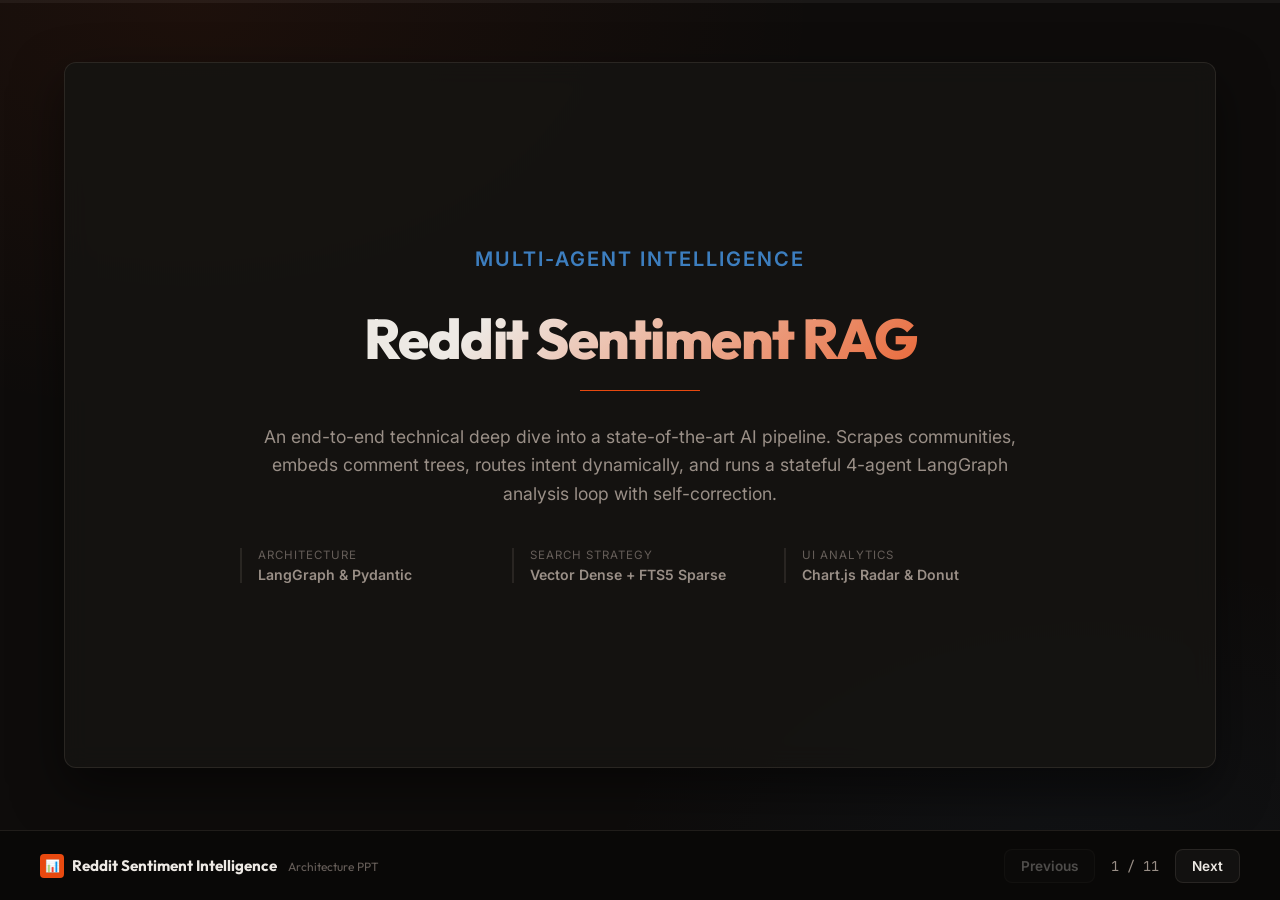
<file: static/ppt.html>
<!DOCTYPE html>
<html lang="en">

<head>
    <meta charset="UTF-8">
    <meta name="viewport" content="width=device-width, initial-scale=1.0">
    <title>Reddit Sentiment Intelligence - Technical Architecture PPT</title>
    
    <!-- Typography -->
    <link href="https://fonts.googleapis.com/css2?family=Inter:wght@300;400;500;600;700&family=Outfit:wght@400;500;600;700;800&family=JetBrains+Mono:wght@400;500&display=swap" rel="stylesheet">
    
    <style>
        :root {
            /* Same color codes as the project */
            --bg-primary: #0E0C0B;
            --bg-secondary: #161412;
            --bg-card: rgba(255, 248, 244, 0.04);
            --bg-card-hover: rgba(255, 248, 244, 0.06);
            --border: rgba(232, 210, 195, 0.1);
            --border-hover: rgba(232, 210, 195, 0.18);
            
            --text-primary: #EDE9E4;
            --text-secondary: #9A8F87;
            --text-muted: #665E59;
            
            --accent-orange: #E8490F;   /* burnt orange primary */
            --accent-orange-dim: rgba(232, 73, 15, 0.12);
            --accent-orange-border: rgba(232, 73, 15, 0.28);
            --accent-steel: #3D7EBF;    /* steel blue secondary */
            --accent-steel-dim: rgba(61, 126, 191, 0.12);
            
            --accent-green: #2E8B57;
            --accent-green-dim: rgba(46, 139, 87, 0.12);
            --accent-green-border: rgba(46, 139, 87, 0.28);
            --accent-red: #C0392B;
            --accent-red-dim: rgba(192, 57, 43, 0.12);
            --accent-red-border: rgba(192, 57, 43, 0.28);
            --accent-amber: #C17D2E;
            --accent-amber-dim: rgba(193, 125, 46, 0.12);
            --accent-amber-border: rgba(193, 125, 46, 0.28);
            
            --radius: 12px;
            --radius-sm: 8px;
            --transition: all 0.3s cubic-bezier(0.4, 0, 0.2, 1);
        }

        * {
            margin: 0;
            padding: 0;
            box-sizing: border-box;
        }

        body {
            font-family: 'Inter', sans-serif;
            background: var(--bg-primary);
            color: var(--text-primary);
            min-height: 100vh;
            display: flex;
            flex-direction: column;
            overflow: hidden;
            background-image:
                radial-gradient(ellipse 900px 600px at 15% 0%, rgba(232, 73, 15, 0.07) 0%, transparent 70%),
                radial-gradient(ellipse 700px 500px at 85% 100%, rgba(61, 126, 191, 0.06) 0%, transparent 70%);
            background-attachment: fixed;
        }

        /* Presentation Container */
        .ppt-wrapper {
            flex: 1;
            position: relative;
            display: flex;
            align-items: center;
            justify-content: center;
            padding: 40px;
            height: calc(100vh - 70px);
        }

        .slide {
            position: absolute;
            width: 90%;
            max-width: 1280px;
            height: 85%;
            max-height: 720px;
            background: rgba(22, 20, 18, 0.85);
            border: 1px solid var(--border);
            border-radius: var(--radius);
            padding: 48px;
            opacity: 0;
            transform: translateY(30px) scale(0.98);
            pointer-events: none;
            transition: var(--transition);
            box-shadow: 0 20px 50px rgba(0, 0, 0, 0.5);
            backdrop-filter: blur(12px);
            display: flex;
            flex-direction: column;
            overflow-y: auto;
        }

        .slide.active {
            opacity: 1;
            transform: translateY(0) scale(1);
            pointer-events: auto;
            z-index: 10;
        }

        /* Slide Header */
        .slide-header {
            display: flex;
            justify-content: space-between;
            align-items: center;
            border-bottom: 1px solid var(--border);
            padding-bottom: 20px;
            margin-bottom: 24px;
        }

        .slide-title-area h2 {
            font-family: 'Outfit', sans-serif;
            font-size: 2rem;
            font-weight: 700;
            color: var(--text-primary);
            letter-spacing: -0.5px;
            display: flex;
            align-items: center;
            gap: 12px;
        }

        .slide-title-area h2 .slide-icon {
            color: var(--accent-orange);
        }

        .slide-subtitle {
            font-size: 0.88rem;
            color: var(--text-secondary);
            margin-top: 4px;
        }

        .slide-tag {
            font-size: 0.72rem;
            padding: 6px 14px;
            border-radius: 6px;
            background: var(--accent-orange-dim);
            border: 1px solid var(--accent-orange-border);
            color: var(--accent-orange);
            font-weight: 700;
            letter-spacing: 0.8px;
            text-transform: uppercase;
        }

        /* Slide Body Layouts */
        .slide-content {
            flex: 1;
            display: flex;
            flex-direction: column;
            justify-content: center;
        }

        .grid-2 {
            display: grid;
            grid-template-columns: 1fr 1fr;
            gap: 32px;
            align-items: center;
        }

        .grid-3 {
            display: grid;
            grid-template-columns: repeat(3, 1fr);
            gap: 24px;
        }

        /* UI Cards */
        .tech-card {
            background: var(--bg-card);
            border: 1px solid var(--border);
            border-radius: var(--radius);
            padding: 24px;
            transition: var(--transition);
        }

        .tech-card:hover {
            border-color: var(--border-hover);
            background: var(--bg-card-hover);
            transform: translateY(-2px);
        }

        .tech-card-title {
            font-family: 'Outfit', sans-serif;
            font-size: 1.15rem;
            font-weight: 600;
            color: var(--text-primary);
            margin-bottom: 12px;
            display: flex;
            align-items: center;
            gap: 8px;
        }

        .tech-card-desc {
            font-size: 0.88rem;
            color: var(--text-secondary);
            line-height: 1.6;
        }

        .tech-card-desc strong {
            color: var(--text-primary);
        }

        .bullet-list {
            list-style-type: none;
            display: flex;
            flex-direction: column;
            gap: 12px;
        }

        .bullet-list li {
            position: relative;
            padding-left: 20px;
            font-size: 0.92rem;
            line-height: 1.5;
            color: var(--text-secondary);
        }

        .bullet-list li::before {
            content: "•";
            position: absolute;
            left: 0;
            color: var(--accent-orange);
            font-weight: bold;
            font-size: 1.2rem;
            top: -2px;
        }

        /* Controls Footer */
        .controls-footer {
            height: 70px;
            border-top: 1px solid var(--border);
            background: #090807;
            display: flex;
            align-items: center;
            justify-content: space-between;
            padding: 0 40px;
            position: relative;
            z-index: 100;
        }

        .footer-brand {
            display: flex;
            align-items: center;
            gap: 8px;
            font-family: 'Outfit', sans-serif;
            font-size: 0.95rem;
            font-weight: 700;
        }

        .footer-brand .logo {
            background: var(--accent-orange);
            width: 24px;
            height: 24px;
            border-radius: 4px;
            display: flex;
            align-items: center;
            justify-content: center;
            font-size: 0.75rem;
        }

        .navigation-controls {
            display: flex;
            align-items: center;
            gap: 16px;
        }

        .nav-btn {
            background: var(--bg-card);
            border: 1px solid var(--border);
            color: var(--text-primary);
            padding: 8px 16px;
            border-radius: var(--radius-sm);
            cursor: pointer;
            font-family: 'Inter', sans-serif;
            font-size: 0.85rem;
            font-weight: 600;
            transition: var(--transition);
        }

        .nav-btn:hover {
            background: var(--accent-orange);
            border-color: var(--accent-orange);
            box-shadow: 0 0 12px rgba(232, 73, 15, 0.3);
        }

        .nav-btn:disabled {
            opacity: 0.3;
            cursor: not-allowed;
            background: var(--bg-card);
            border-color: var(--border);
            box-shadow: none;
        }

        .slide-counter {
            font-family: 'JetBrains Mono', monospace;
            font-size: 0.85rem;
            color: var(--text-secondary);
        }

        /* Progress Bar */
        .progress-bar-container {
            position: absolute;
            top: 0;
            left: 0;
            width: 100%;
            height: 3px;
            background: rgba(255, 255, 255, 0.05);
        }

        .progress-bar-fill {
            height: 100%;
            width: 0%;
            background: linear-gradient(90deg, var(--accent-orange), var(--accent-steel));
            transition: width 0.3s ease;
        }

        /* Title Slide Custom Styles */
        .title-slide-content {
            text-align: center;
            max-width: 800px;
            margin: 0 auto;
        }

        .title-slide-content h1 {
            font-family: 'Outfit', sans-serif;
            font-size: 3.5rem;
            font-weight: 800;
            letter-spacing: -1.5px;
            background: linear-gradient(135deg, var(--text-primary) 30%, var(--accent-orange) 100%);
            -webkit-background-clip: text;
            -webkit-text-fill-color: transparent;
            margin-bottom: 16px;
        }

        .title-slide-content .glow-subtitle {
            font-size: 1.25rem;
            color: var(--accent-steel);
            font-weight: 600;
            letter-spacing: 2px;
            text-transform: uppercase;
            margin-bottom: 32px;
        }

        .title-slide-divider {
            height: 1px;
            width: 120px;
            background: var(--accent-orange);
            margin: 0 auto 32px;
        }

        .title-meta-grid {
            display: grid;
            grid-template-columns: repeat(3, 1fr);
            gap: 16px;
            margin-top: 40px;
        }

        .title-meta-item {
            border-left: 2px solid var(--border);
            padding-left: 16px;
            text-align: left;
        }

        .title-meta-label {
            font-size: 0.72rem;
            color: var(--text-muted);
            text-transform: uppercase;
            letter-spacing: 1px;
            margin-bottom: 4px;
        }

        .title-meta-val {
            font-size: 0.88rem;
            font-weight: 600;
            color: var(--text-secondary);
        }

        /* Flowchart / Interactive Diagram Styles */
        .diagram-container {
            display: flex;
            align-items: center;
            justify-content: space-between;
            background: rgba(0, 0, 0, 0.2);
            border: 1px dashed var(--border);
            border-radius: var(--radius);
            padding: 32px 16px;
            margin-top: 16px;
            position: relative;
        }

        .diagram-node {
            background: var(--bg-secondary);
            border: 1px solid var(--border);
            border-radius: var(--radius-sm);
            padding: 14px;
            width: 140px;
            text-align: center;
            cursor: pointer;
            transition: var(--transition);
            z-index: 5;
            position: relative;
        }

        .diagram-node:hover {
            border-color: var(--accent-orange);
            box-shadow: 0 0 15px rgba(232, 73, 15, 0.2);
            transform: scale(1.05);
        }

        .diagram-node.active-node {
            border-color: var(--accent-steel);
            box-shadow: 0 0 15px rgba(61, 126, 191, 0.3);
            background: rgba(61, 126, 191, 0.05);
        }

        .diagram-node-title {
            font-family: 'Outfit', sans-serif;
            font-size: 0.82rem;
            font-weight: 700;
            margin-bottom: 4px;
            color: var(--text-primary);
        }

        .diagram-node-sub {
            font-size: 0.68rem;
            color: var(--text-secondary);
        }

        .diagram-arrow {
            flex: 1;
            height: 2px;
            background: var(--border);
            position: relative;
            margin: 0 4px;
        }

        .diagram-arrow::after {
            content: "";
            position: absolute;
            right: 0;
            top: -4px;
            width: 0;
            height: 0;
            border-top: 5px solid transparent;
            border-bottom: 5px solid transparent;
            border-left: 6px solid var(--border);
        }

        .diagram-arrow.arrow-active {
            background: var(--accent-steel);
        }

        .diagram-arrow.arrow-active::after {
            border-left-color: var(--accent-steel);
        }

        .diagram-detail-box {
            margin-top: 24px;
            min-height: 100px;
            background: rgba(255, 248, 244, 0.02);
            border: 1px solid var(--border);
            border-radius: var(--radius-sm);
            padding: 20px;
            animation: fadeIn 0.4s ease;
        }

        .diagram-detail-title {
            font-family: 'Outfit', sans-serif;
            font-size: 1rem;
            font-weight: 600;
            color: var(--accent-orange);
            margin-bottom: 6px;
        }

        .diagram-detail-text {
            font-size: 0.88rem;
            color: var(--text-secondary);
            line-height: 1.5;
        }

        /* Interactive Tabs for Sub-Agents */
        .tabs-header {
            display: flex;
            gap: 8px;
            border-bottom: 1px solid var(--border);
            padding-bottom: 1px;
            margin-bottom: 24px;
        }

        .tab-btn {
            background: transparent;
            border: none;
            color: var(--text-secondary);
            padding: 10px 20px;
            font-family: 'Outfit', sans-serif;
            font-size: 0.95rem;
            font-weight: 600;
            cursor: pointer;
            border-bottom: 2px solid transparent;
            transition: var(--transition);
        }

        .tab-btn:hover {
            color: var(--text-primary);
        }

        .tab-btn.active-tab {
            color: var(--accent-orange);
            border-bottom-color: var(--accent-orange);
        }

        .tab-pane {
            display: none;
            animation: fadeIn 0.4s ease;
        }

        .tab-pane.active-pane {
            display: block;
        }

        /* Code display blocks */
        .code-container {
            position: relative;
        }

        .code-header {
            display: flex;
            justify-content: space-between;
            align-items: center;
            background: #1c1a18;
            border: 1px solid var(--border);
            border-bottom: none;
            border-top-left-radius: var(--radius-sm);
            border-top-right-radius: var(--radius-sm);
            padding: 8px 16px;
            font-size: 0.72rem;
            color: var(--text-secondary);
            font-family: 'JetBrains Mono', monospace;
        }

        .code-block {
            background: #0B0A09;
            border: 1px solid var(--border);
            border-bottom-left-radius: var(--radius-sm);
            border-bottom-right-radius: var(--radius-sm);
            padding: 16px;
            font-family: 'JetBrains Mono', monospace;
            font-size: 0.78rem;
            color: #EDE9E4;
            line-height: 1.4;
            overflow-x: auto;
            white-space: pre;
        }

        .keyword { color: #f43f5e; }
        .string { color: #10b981; }
        .comment { color: var(--text-muted); }
        .type-cls { color: #38bdf8; }
        .builtin { color: #fbbf24; }

        /* Animation */
        @keyframes fadeIn {
            from { opacity: 0; transform: translateY(5px); }
            to { opacity: 1; transform: translateY(0); }
        }

        /* Responsive Layout fixes */
        @media (max-height: 760px) {
            .slide {
                padding: 24px;
                height: 90%;
            }
            .slide-header {
                padding-bottom: 12px;
                margin-bottom: 16px;
            }
            .slide-title-area h2 {
                font-size: 1.6rem;
            }
            .title-slide-content h1 {
                font-size: 2.8rem;
            }
            .grid-2 {
                gap: 20px;
            }
        }
    </style>
</head>

<body>

    <!-- Progress Indicator -->
    <div class="progress-bar-container">
        <div class="progress-bar-fill" id="progressBar"></div>
    </div>

    <!-- Presentation Body -->
    <div class="ppt-wrapper">

        <!-- SLIDE 1: TITLE / HERO -->
        <div class="slide active" id="slide-0">
            <div class="slide-content">
                <div class="title-slide-content">
                    <div class="glow-subtitle">Multi-Agent Intelligence</div>
                    <h1>Reddit Sentiment RAG</h1>
                    <div class="title-slide-divider"></div>
                    <p style="font-size: 1.1rem; color: var(--text-secondary); line-height: 1.6; margin-bottom: 40px;">
                        An end-to-end technical deep dive into a state-of-the-art AI pipeline. Scrapes communities, embeds comment trees, routes intent dynamically, and runs a stateful 4-agent LangGraph analysis loop with self-correction.
                    </p>
                    
                    <div class="title-meta-grid">
                        <div class="title-meta-item">
                            <div class="title-meta-label">Architecture</div>
                            <div class="title-meta-val">LangGraph &amp; Pydantic</div>
                        </div>
                        <div class="title-meta-item">
                            <div class="title-meta-label">Search Strategy</div>
                            <div class="title-meta-val">Vector Dense + FTS5 Sparse</div>
                        </div>
                        <div class="title-meta-item">
                            <div class="title-meta-label">UI Analytics</div>
                            <div class="title-meta-val">Chart.js Radar &amp; Donut</div>
                        </div>
                    </div>
                </div>
            </div>
        </div>

        <!-- SLIDE 2: CAPABILITIES & TECH STACK -->
        <div class="slide" id="slide-1">
            <div class="slide-header">
                <div class="slide-title-area">
                    <h2><span class="slide-icon">🛠️</span> System Objectives &amp; Technology Stack</h2>
                    <div class="slide-subtitle">The components that make the Reddit Sentiment Intelligence RAG work.</div>
                </div>
                <div class="slide-tag">Stack Overview</div>
            </div>
            <div class="slide-content">
                <div class="grid-2">
                    <!-- Column 1 -->
                    <div style="display: flex; flex-direction: column; gap: 12px;">
                        <div class="tech-card" style="border-color: rgba(245, 158, 11, 0.15);">
                            <div class="tech-card-title" style="color: var(--accent-orange);">🤖 AGENTS &amp; RAG</div>
                            <div style="font-size: 0.8rem; color: var(--text-secondary); line-height: 1.45; margin-top: 6px;">
                                • <strong>Gemini 3.5 Flash &amp; Flash Lite:</strong> Core LLM models configured in <a href="file:///c:/Users/nithi/OneDrive/Desktop/Antigravity/Reddit-Sentiment-RAG/config.py" style="color: var(--accent-orange); text-decoration: none; font-weight: 500;">config.py</a> powering orchestrator routing and deep cognitive analysis.
                                <br>• <strong>LangGraph:</strong> Coordinates the stateful 4-agent analysis loop with validation feedback in <a href="file:///c:/Users/nithi/OneDrive/Desktop/Antigravity/Reddit-Sentiment-RAG/agents/rag_agent.py" style="color: var(--accent-orange); text-decoration: none; font-weight: 500;">rag_agent.py</a>.
                                <br>• <strong>LangChain:</strong> Chains prompt templates and output parsers in <a href="file:///c:/Users/nithi/OneDrive/Desktop/Antigravity/Reddit-Sentiment-RAG/agents/orchestrator.py" style="color: var(--accent-orange); text-decoration: none; font-weight: 500;">orchestrator.py</a> routing.
                                <br>• <strong>CrossEncoder Reranker:</strong> Reranks search results to optimize dense retrieval relevance inside <a href="file:///c:/Users/nithi/OneDrive/Desktop/Antigravity/Reddit-Sentiment-RAG/rag/retriever.py" style="color: var(--accent-orange); text-decoration: none; font-weight: 500;">retriever.py</a>.
                            </div>
                        </div>

                        <div class="tech-card" style="border-color: rgba(16, 185, 129, 0.15);">
                            <div class="tech-card-title" style="color: var(--accent-green);">💾 STORAGE &amp; DATA</div>
                            <div style="font-size: 0.8rem; color: var(--text-secondary); line-height: 1.45; margin-top: 6px;">
                                • <strong>ChromaDB:</strong> Vector database used to store and query dense semantic document embeddings in <a href="file:///c:/Users/nithi/OneDrive/Desktop/Antigravity/Reddit-Sentiment-RAG/rag/embedder.py" style="color: var(--accent-green); text-decoration: none; font-weight: 500;">embedder.py</a>.
                                <br>• <strong>SQLite FTS5:</strong> Enables fast full-text lexical search and stores historical analysis reports inside <a href="file:///c:/Users/nithi/OneDrive/Desktop/Antigravity/Reddit-Sentiment-RAG/core/db.py" style="color: var(--accent-green); text-decoration: none; font-weight: 500;">db.py</a>.
                                <br>• <strong>Reddit Public JSON API:</strong> Directly fetches comments/posts without PRAW dependencies in <a href="file:///c:/Users/nithi/OneDrive/Desktop/Antigravity/Reddit-Sentiment-RAG/scraper/reddit_scraper.py" style="color: var(--accent-green); text-decoration: none; font-weight: 500;">reddit_scraper.py</a>.
                                <br>• <strong>VADER / TextBlob:</strong> Rule-based Lexicons used for quick heuristics and baseline data scoring.
                            </div>
                        </div>
                    </div>

                    <!-- Column 2 -->
                    <div style="display: flex; flex-direction: column; gap: 12px;">
                        <div class="tech-card" style="border-color: rgba(56, 189, 248, 0.15);">
                            <div class="tech-card-title" style="color: var(--accent-steel);">⚡ BACKEND WEB API</div>
                            <div style="font-size: 0.8rem; color: var(--text-secondary); line-height: 1.45; margin-top: 6px;">
                                • <strong>FastAPI:</strong> Exposes asynchronous REST routes, static dashboard assets, and job streaming endpoints in <a href="file:///c:/Users/nithi/OneDrive/Desktop/Antigravity/Reddit-Sentiment-RAG/app.py" style="color: var(--accent-steel); text-decoration: none; font-weight: 500;">app.py</a>.
                                <br>• <strong>Pydantic v2:</strong> Enforces JSON schemas and validates LLM generation output in <a href="file:///c:/Users/nithi/OneDrive/Desktop/Antigravity/Reddit-Sentiment-RAG/agents/schemas.py" style="color: var(--accent-steel); text-decoration: none; font-weight: 500;">schemas.py</a>.
                                <br>• <strong>Server-Sent Events (SSE):</strong> Streams background execution events directly to the UI without client polling.
                            </div>
                        </div>

                        <div class="tech-card" style="border-color: rgba(139, 92, 246, 0.15);">
                            <div class="tech-card-title" style="color: #a78bfa;">📊 FRONTEND DASHBOARD</div>
                            <div style="font-size: 0.8rem; color: var(--text-secondary); line-height: 1.45; margin-top: 6px;">
                                • <strong>HTML5 &amp; Vanilla CSS:</strong> Builds the responsive dark-themed dashboard grid in <a href="file:///c:/Users/nithi/OneDrive/Desktop/Antigravity/Reddit-Sentiment-RAG/static/index.html" style="color: #a78bfa; text-decoration: none; font-weight: 500;">index.html</a>.
                                <br>• <strong>Chart.js:</strong> Renders interactive sentiment donut charts and emotional radars in <a href="file:///c:/Users/nithi/OneDrive/Desktop/Antigravity/Reddit-Sentiment-RAG/static/app.js" style="color: #a78bfa; text-decoration: none; font-weight: 500;">app.js</a>.
                                <br>• <strong>Marked.js:</strong> Compiles and renders rich text markdown documents in the browser.
                            </div>
                        </div>

                        <div class="tech-card" style="border-color: rgba(236, 72, 153, 0.2); background: rgba(236, 72, 153, 0.015);">
                            <div class="tech-card-title" style="color: #ec4899;">🔌 MCP INTEGRATION (NEW)</div>
                            <div style="font-size: 0.8rem; color: var(--text-secondary); line-height: 1.45; margin-top: 6px;">
                                • <strong>FastMCP Server:</strong> Exposes the RAG agent pipeline to desktop AI environments inside <a href="file:///c:/Users/nithi/OneDrive/Desktop/Antigravity/Reddit-Sentiment-RAG/mcp_server.py" style="color: #ec4899; text-decoration: none; font-weight: 500;">mcp_server.py</a>.
                                <br>• <strong>Claude Desktop Config:</strong> Easy local integration via <a href="file:///c:/Users/nithi/OneDrive/Desktop/Antigravity/Reddit-Sentiment-RAG/claude_desktop_config.example.json" style="color: #ec4899; text-decoration: none; font-weight: 500;">config JSON template</a>.
                            </div>
                        </div>
                    </div>
                </div>
            </div>
        </div>

        <!-- SLIDE 3: E2E PIPELINE FLOW (INTERACTIVE) -->
        <div class="slide" id="slide-2">
            <div class="slide-header">
                <div class="slide-title-area">
                    <h2><span class="slide-icon">🔄</span> Interactive End-to-End Flow Diagram</h2>
                    <div class="slide-subtitle">Click on any pipeline node to inspect details of data flows and state mutations.</div>
                </div>
                <div class="slide-tag">System Pipeline</div>
            </div>
            <div class="slide-content">
                <div class="diagram-container">
                    <div class="diagram-node" data-detail="input">
                        <div class="diagram-node-title">1. User Query</div>
                        <div class="diagram-node-sub">Dashboard UI</div>
                    </div>
                    <div class="diagram-arrow"></div>
                    <div class="diagram-node" data-detail="orchestrator">
                        <div class="diagram-node-title">2. Orchestrator</div>
                        <div class="diagram-node-sub">Intent Routing</div>
                    </div>
                    <div class="diagram-arrow"></div>
                    <div class="diagram-node" data-detail="scraper">
                        <div class="diagram-node-title">3. Scraper Agent</div>
                        <div class="diagram-node-sub">Public JSON API Ingestion</div>
                    </div>
                    <div class="diagram-arrow"></div>
                    <div class="diagram-node" data-detail="embedder">
                        <div class="diagram-node-title">4. Embedder</div>
                        <div class="diagram-node-sub">ChromaDB / SQLite</div>
                    </div>
                    <div class="diagram-arrow"></div>
                    <div class="diagram-node" data-detail="langgraph">
                        <div class="diagram-node-title">5. LangGraph RAG</div>
                        <div class="diagram-node-sub">4-Agent Pipeline</div>
                    </div>
                    <div class="diagram-arrow"></div>
                    <div class="diagram-node" data-detail="ui">
                        <div class="diagram-node-title">6. Output JSON</div>
                        <div class="diagram-node-sub">Chart.js Dashboard</div>
                    </div>
                </div>

                <div class="diagram-detail-box" id="diagramDetail">
                    <div class="diagram-detail-title">💡 System Navigation</div>
                    <div class="diagram-detail-text">Click on any node in the flow diagram above to view its technical details, functions, inputs, outputs, and roles in the sentiment intelligence pipeline.</div>
                </div>
            </div>
        </div>

        <!-- SLIDE 4: THE MASTER ORCHESTRATOR -->
        <div class="slide" id="slide-3">
            <div class="slide-header">
                <div class="slide-title-area">
                    <h2><span class="slide-icon">🧠</span> The Master Orchestrator Router</h2>
                    <div class="slide-subtitle">Dynamically classifies intents to bypass vector stores for trending topics.</div>
                </div>
                <div class="slide-tag">agents/orchestrator.py</div>
            </div>
            <div class="slide-content">
                <div class="grid-2">
                    <div class="bullet-list">
                        <p style="font-size: 0.95rem; color: var(--text-primary); margin-bottom: 8px; line-height: 1.5;">
                            The <strong>Master Orchestrator</strong> serves as the system "Traffic Cop," ensuring queries about real-time events bypass static indices.
                        </p>
                        <div class="tech-card" style="margin-bottom: 12px;">
                            <div style="font-weight: 700; font-size: 0.88rem; color: var(--accent-orange); margin-bottom: 6px;">Dynamic Routing Classification</div>
                            <div style="font-size: 0.85rem; color: var(--text-secondary); line-height: 1.5;">
                                An LLM-based parsing chain reviews the prompt against conversation history. It maps intent to either:
                                <br>• <code>scraper</code>: For breaking news, real-time feedback, "today", or "latest" queries.
                                <br>• <code>rag</code>: For general topics, historical data, or aggregate community opinions.
                            </div>
                        </div>
                        <div class="tech-card" style="background: rgba(56, 189, 248, 0.02); border-color: rgba(56, 189, 248, 0.15);">
                            <div style="font-weight: 700; font-size: 0.88rem; color: var(--accent-steel); margin-bottom: 6px;">⚙️ Two-Tier Agent Architecture</div>
                            <div style="font-size: 0.82rem; color: var(--text-secondary); line-height: 1.45;">
                                • <strong>Tier 1: High-Level Orchestration (3 Agents)</strong> — The <em>Orchestrator</em> routes to the <em>Scraper Agent</em> (data ingestion) and <em>Processor Agent</em> (NLP vector construction) if fresh data is needed, before invoking the <em>RAG Agent</em>.
                                <br>• <strong>Tier 2: Inner RAG Loop (4 Agents)</strong> — Inside the RAG Agent, a stateful 4-agent LangGraph workflow handles context retrieval, fact extraction, sentiment mapping, and validated JSON report synthesis.
                            </div>
                        </div>
                    </div>

                    <div class="code-container">
                        <div class="code-header">JSON Routing Decision Schema</div>
                        <div class="code-block">{
  <span class="string">"route"</span>: <span class="keyword">"scraper"</span> | <span class="keyword">"rag"</span>,
  <span class="string">"subreddit"</span>: <span class="string">"apple"</span>,
  <span class="string">"rationale"</span>: <span class="comment">"User asked for 'latest' updates on the announcement"</span>
}</div>
                        <div style="margin-top: 12px; font-size: 0.8rem; color: var(--text-muted); line-height: 1.4;">
                            * If routed to <code>scraper</code>, the orchestrator triggers the <strong>Scraper Agent</strong> (live Reddit pull) and then the <strong>Processor Agent</strong> (vector indexing) before executing the final RAG retrieval node.
                        </div>
                    </div>
                </div>
            </div>
        </div>

        <!-- SLIDE 5: DATA INGESTION & ENRICHMENT -->
        <div class="slide" id="slide-4">
            <div class="slide-header">
                <div class="slide-title-area">
                    <h2><span class="slide-icon">🕷️</span> Ingestion &amp; Vector Construction</h2>
                    <div class="slide-subtitle">Retrieving comment threads recursively and embedding them with structure metadata.</div>
                </div>
                <div class="slide-tag">Data Enrichment</div>
            </div>
            <div class="slide-content">
                <div class="grid-2">
                    <div class="tech-card">
                        <div class="tech-card-title">🕷️ Reddit JSON Scraper</div>
                        <div class="tech-card-desc">
                            Located in <code>scraper/reddit_scraper.py</code>, the scraper performs:
                            <br>• <strong>Recursive Tree Traversal:</strong> Traverses Reddit comment trees, flattening them into structured entries.
                            <br>• <strong>Filter Thresholding:</strong> Skips deleted/removed comments and enforces a minimum upvote threshold (configurable).
                            <br>• <strong>Batch Partitioning:</strong> Stores scraped submissions as structured JSON payloads in <code>data/{subreddit}/*.json</code>.
                        </div>
                    </div>

                    <div class="tech-card">
                        <div class="tech-card-title">🏗️ ChromaDB Vector construction</div>
                        <div class="tech-card-desc">
                            Located in <code>rag/embedder.py</code>, the embedder executes:
                            <br>• <strong>Text chunking:</strong> Splits large post bodies using <code>RecursiveCharacterTextSplitter</code> (chunk size 1500, overlap 200).
                            <br>• <strong>Metadata enrichment:</strong> injects parent replies, post titles, dates, author names, upvotes, depth, and flair tags.
                            <br>• <strong>Incremental Building:</strong> Uses a <code>ManifestManager</code> file-hashing system to only embed changed files, preventing redundant API calls.
                        </div>
                    </div>
                </div>
                
                <div class="code-container" style="margin-top: 20px;">
                    <div class="code-header">Comment Node Flattening Logic (rag/embedder.py)</div>
                    <div class="code-block"><span class="keyword">def</span> <span class="builtin">flatten_comments</span>(comments, post_meta, depth=<span class="keyword">0</span>, parent_context=<span class="string">""</span>):
    <span class="keyword">for</span> comment <span class="keyword">in</span> comments:
        body = comment.get(<span class="string">"body"</span>, <span class="string">""</span>).strip()
        <span class="keyword">if</span> <span class="keyword">not</span> body <span class="keyword">or</span> comment.get(<span class="string">"score"</span>, <span class="keyword">0</span>) <span class="keyword">&lt;</span> MIN_COMMENT_SCORE:
            <span class="keyword">continue</span>
        contextual_content = f<span class="string">"[Reply to: {parent_context[:200]}...]\n\n{body}"</span> <span class="keyword">if</span> parent_context <span class="keyword">else</span> body
        <span class="keyword">yield</span> { <span class="string">"content"</span>: contextual_content, <span class="string">"metadata"</span>: { <span class="string">"post_id"</span>: post_meta[<span class="string">"post_id"</span>], <span class="string">"comment_score"</span>: comment[<span class="string">"score"</span>], <span class="string">"depth"</span>: depth, <span class="string">"type"</span>: <span class="string">"comment"</span> } }
        <span class="keyword">yield from</span> flatten_comments(comment.get(<span class="string">"replies"</span>, []), post_meta, depth + <span class="keyword">1</span>, body)</div>
                </div>
            </div>
        </div>

        <!-- SLIDE 6: LANGGRAPH WORKFLOW GRAPH -->
        <div class="slide" id="slide-5">
            <div class="slide-header">
                <div class="slide-title-area">
                    <h2><span class="slide-icon">🕸️</span> Stateful RAG Graph Architecture</h2>
                    <div class="slide-subtitle">Multi-agent analysis coordinated by a cyclic state chart.</div>
                </div>
                <div class="slide-tag">agents/rag_agent.py</div>
            </div>
            <div class="slide-content">
                <div class="grid-2">
                    <div class="tech-card">
                        <div class="tech-card-title">🌐 Why Stateful Agent Graphs?</div>
                        <div class="tech-card-desc">
                            Linear RAG pipelines fail under complex tasks due to semantic drift, formatting issues, and arithmetic errors.
                            <br><br>
                            Our stateful <strong>LangGraph</strong> topology provides:
                            <br>• <strong>Shared Context:</strong> Maintains a thread-safe <code>SentimentState</code> across nodes.
                            <br>• <strong>Intermediary Checks:</strong> Evaluates data quality after each sub-agent execution.
                            <br>• <strong>Fault-Tolerant Routing:</strong> Redirects errors to correction loops instead of throwing runtime API exceptions.
                        </div>
                    </div>

                    <div style="text-align: center; background: rgba(0,0,0,0.3); border: 1px solid var(--border); border-radius: var(--radius); padding: 24px; display: flex; flex-direction: column; justify-content: center; align-items: center;">
                        <div style="font-family: 'Outfit', sans-serif; font-size: 0.95rem; font-weight: 700; color: var(--accent-orange); margin-bottom: 20px;">LangGraph Pipeline Topology</div>
                        
                        <!-- Mini CSS Flowchart -->
                        <div style="display: flex; flex-direction: column; gap: 10px; width: 100%; align-items: center;">
                            <div style="border: 1px solid var(--border); padding: 8px 16px; border-radius: 6px; font-size: 0.8rem; background: var(--bg-secondary); width: 220px;">
                                📥 Entry (Retrieve Node)
                            </div>
                            <div style="color: var(--text-muted); font-size: 0.8rem;">▼</div>
                            <div style="border: 1px solid var(--border); padding: 8px 16px; border-radius: 6px; font-size: 0.8rem; background: var(--bg-secondary); width: 220px;">
                                🔍 Extractor Agent
                            </div>
                            <div style="color: var(--text-muted); font-size: 0.8rem;">▼</div>
                            <div style="border: 1px solid var(--border); padding: 8px 16px; border-radius: 6px; font-size: 0.8rem; background: var(--bg-secondary); width: 220px;">
                                🎭 Sentiment Analyst
                            </div>
                            <div style="color: var(--text-muted); font-size: 0.8rem;">▼</div>
                            <div style="border: 1px solid var(--accent-steel); padding: 8px 16px; border-radius: 6px; font-size: 0.8rem; background: var(--accent-steel-dim); width: 220px; font-weight: 600;">
                                📝 Synthesizer Agent
                            </div>
                            <div style="display: flex; gap: 20px; margin-top: 10px; font-size: 0.75rem;">
                                <div style="color: var(--accent-green); border: 1px solid var(--accent-green-border); background: var(--accent-green-dim); padding: 4px 8px; border-radius: 4px;">Valid: END</div>
                                <div style="color: var(--accent-red); border: 1px solid var(--accent-red-border); background: var(--accent-red-dim); padding: 4px 8px; border-radius: 4px;">Invalid: Reflect Node</div>
                            </div>
                        </div>
                    </div>
                </div>
            </div>
        </div>

        <!-- SLIDE 7: THE 4 SUB-AGENTS (INTERACTIVE) -->
        <div class="slide" id="slide-6">
            <div class="slide-header">
                <div class="slide-title-area">
                    <h2><span class="slide-icon">🤖</span> The Four Specialized Sub-Agents</h2>
                    <div class="slide-subtitle">Click tabs to inspect the distinct roles, prompts, and tasks of the 4 graph agents.</div>
                </div>
                <div class="slide-tag">Agent Breakdown</div>
            </div>
            <div class="slide-content" style="justify-content: flex-start;">
                <div style="background: rgba(56, 189, 248, 0.03); border: 1px solid rgba(56, 189, 248, 0.15); border-radius: var(--radius-sm); padding: 12px 16px; margin-bottom: 20px; font-size: 0.85rem; line-height: 1.5; color: var(--text-secondary);">
                    <strong>💡 Tier 2 Stateful Loop:</strong> Each sub-agent runs as a **separate sequential LLM call** over a shared state. This eliminates cognitive overload and allows setting task-specific parameters (e.g., low temperature `0.1` for extraction/synthesis, higher `0.2` for sentiment analysis).
                </div>

                <div class="tabs-header">
                    <button class="tab-btn active-tab" onclick="switchAgentTab(0)">1. Retriever Node</button>
                    <button class="tab-btn" onclick="switchAgentTab(1)">2. Extractor Agent</button>
                    <button class="tab-btn" onclick="switchAgentTab(2)">3. Sentiment Analyst</button>
                    <button class="tab-btn" onclick="switchAgentTab(3)">4. Synthesizer Agent</button>
                </div>

                <!-- Tab 1 -->
                <div class="tab-pane active-pane" id="agent-tab-0">
                    <div class="grid-2">
                        <div class="bullet-list">
                            <h3 style="color: var(--accent-orange); font-family: 'Outfit'; margin-bottom: 8px;">Query Resolution &amp; Doc Extraction</h3>
                            <li><strong>Context Resolution:</strong> Applies conversational memory. Rewrites follow-up inputs into standalone queries using the <code>REWRITER_PROMPT</code>.</li>
                            <li><strong>Advanced Retrieval:</strong> Retrieves up to 15 relevant documents using semantic / vector or keyword algorithms.</li>
                            <li><strong>State Ingestion:</strong> Populates the <code>retrieved_docs</code>, <code>formatted_context</code>, and <code>doc_metadata</code> state lists.</li>
                        </div>
                        <div class="tech-card">
                            <div style="font-weight: 700; font-size: 0.85rem; color: var(--text-primary); margin-bottom: 6px; font-family: 'JetBrains Mono';">REWRITER_PROMPT Snippet</div>
                            <div style="font-size: 0.8rem; color: var(--text-secondary); line-height: 1.5; font-style: italic;">
                                "Given the conversation history and a follow-up query, reformulate it into a standalone query containing all necessary context..."
                            </div>
                        </div>
                    </div>
                </div>

                <!-- Tab 2 -->
                <div class="tab-pane" id="agent-tab-1">
                    <div class="grid-2">
                        <div class="bullet-list">
                            <h3 style="color: var(--accent-orange); font-family: 'Outfit'; margin-bottom: 8px;">Factual Signal Filtering</h3>
                            <li><strong>Domain Agnostic:</strong> Only extracts facts and quotes. It is strictly forbidden from analyzing sentiment at this stage to prevent premature LLM cognitive bias.</li>
                            <li><strong>Positive / Negative Split:</strong> Separates praises (features liked, celebrated outcomes) from criticisms (complains, pain points, frustrations).</li>
                            <li><strong>Evidence Retention:</strong> Extracts direct verbatim quotes alongside their Reddit scores (e.g. <code>[score: 412]</code>).</li>
                        </div>
                        <div class="tech-card">
                            <div style="font-weight: 700; font-size: 0.85rem; color: var(--text-primary); margin-bottom: 6px; font-family: 'JetBrains Mono';">EXTRACTOR_PROMPT Snippet</div>
                            <div style="font-size: 0.8rem; color: var(--text-secondary); line-height: 1.5; font-style: italic;">
                                "Extract ONLY factual information... Be precise. Quote directly. Include Reddit scores. Do NOT analyze sentiment yet..."
                            </div>
                        </div>
                    </div>
                </div>

                <!-- Tab 3 -->
                <div class="tab-pane" id="agent-tab-2">
                    <div class="grid-2">
                        <div class="bullet-list">
                            <h3 style="color: var(--accent-orange); font-family: 'Outfit'; margin-bottom: 8px;">Emotional Mapping &amp; Polarization</h3>
                            <li><strong>Emotion Map Construction:</strong> Rates intensity scores (0-100) for 8 core states: <em>anger, frustration, hope, satisfaction, disappointment, excitement, sarcasm, resignation</em>.</li>
                            <li><strong>Controversy Polarization:</strong> Computes polarization ratio (0.0 to 1.0) and lists key controversy drivers.</li>
                            <li><strong>Trajectory Tracker:</strong> Evaluates data temporal dates to label sentiment trends (Improving, Declining, Stable).</li>
                        </div>
                        <div class="tech-card">
                            <div style="font-weight: 700; font-size: 0.85rem; color: var(--text-primary); margin-bottom: 6px; font-family: 'JetBrains Mono';">SENTIMENT_PROMPT Snippet</div>
                            <div style="font-size: 0.8rem; color: var(--text-secondary); line-height: 1.5; font-style: italic;">
                                "Produce structured sentiment intelligence: overall sentiment, emotion map (0-100), controversy drivers, sarcasm detection, and competitive signals..."
                            </div>
                        </div>
                    </div>
                </div>

                <!-- Tab 4 -->
                <div class="tab-pane" id="agent-tab-3">
                    <div class="grid-2">
                        <div class="bullet-list">
                            <h3 style="color: var(--accent-orange); font-family: 'Outfit'; margin-bottom: 8px;">JSON Compiling &amp; Structuring</h3>
                            <li><strong>Report Synthesis:</strong> Fuses the outputs of the Extractor and Sentiment agents into a unified structure.</li>
                            <li><strong>Schema Enforcement:</strong> Formats variables to match the <code>UnifiedAnalysisReport</code> JSON layout exactly.</li>
                            <li><strong>Derived Calculations:</strong> Automatically computes derived fields such as <code>net_sentiment_score</code> (Positive % - Negative %).</li>
                            <li><strong>Summary Brevity Constraint:</strong> Enforces a concise 1-2 sentence executive summary covering positive and negative findings.</li>
                        </div>
                        <div class="tech-card">
                            <div style="font-weight: 700; font-size: 0.85rem; color: var(--text-primary); margin-bottom: 6px; font-family: 'JetBrains Mono';">SYNTHESIZER_PROMPT Snippet</div>
                            <div style="font-size: 0.8rem; color: var(--text-secondary); line-height: 1.5; font-style: italic;">
                                "Fuses facts and sentiment into a structured JSON intelligence report. Output ONLY valid JSON matching the exact schema..."
                            </div>
                        </div>
                    </div>
                </div>
            </div>
        </div>

        <!-- SLIDE 8: PYDANTIC, VALIDATION & REFLECTION -->
        <div class="slide" id="slide-7">
            <div class="slide-header">
                <div class="slide-title-area">
                    <h2><span class="slide-icon">✅</span> Pydantic Validation &amp; Self-Correction</h2>
                    <div class="slide-subtitle">Ensuring 100% JSON consistency and schema safety under load.</div>
                </div>
                <div class="slide-tag">Quality Assurance</div>
            </div>
            <div class="slide-content">
                <div class="grid-2">
                    <div class="bullet-list">
                        <p style="font-size: 0.92rem; color: var(--text-primary); line-height: 1.5;">
                            The Synthesizer agent's raw text response is parsed and passed to strict validation checks before completing the graph.
                        </p>
                        
                        <div class="tech-card" style="margin-bottom: 12px;">
                            <div style="font-weight: 700; font-size: 0.88rem; color: var(--accent-red); margin-bottom: 6px;">🚫 Strict Quality Rules</div>
                            <div style="font-size: 0.82rem; color: var(--text-secondary); line-height: 1.4;">
                                • Sentiment Split (Pos + Neg + Neu) must sum to <strong>exactly 100%</strong>.
                                <br>• Must extract at least <strong>2 Positive &amp; 2 Negative themes</strong> with evidence.
                                <br>• Must provide at least <strong>3 Praise &amp; 3 Criticism quotes</strong>.
                                <br>• Injects at least <strong>2 actionable insights per team</strong> (Product, Marketing, Support).
                            </div>
                        </div>

                        <div class="tech-card">
                            <div style="font-weight: 700; font-size: 0.88rem; color: var(--accent-green); margin-bottom: 6px;">🔄 Reflection &amp; Fix Node</div>
                            <div style="font-size: 0.82rem; color: var(--text-secondary); line-height: 1.45;">
                                If validation checks fail, the state routes to <code>reflect_and_fix</code>. The correction LLM receives the invalid payload and error stack, repair-writing the JSON output. Runs up to <strong>2 retries</strong> before applying a structured fallback template.
                            </div>
                        </div>
                    </div>

                    <div class="code-container">
                        <div class="code-header">Simplified Pydantic Schema (agents/schemas.py)</div>
                        <div class="code-block"><span class="keyword">class</span> <span class="type-cls">VerdictSchema</span>(<span class="type-cls">BaseModel</span>):
    overall_sentiment: <span class="type-cls">Literal</span>[<span class="string">"Positive"</span>, <span class="string">"Negative"</span>, <span class="string">"Mixed"</span>, <span class="string">"Neutral"</span>]
    confidence: <span class="type-cls">float</span> = Field(ge=<span class="keyword">0.0</span>, le=<span class="keyword">1.0</span>)
    one_line_summary: <span class="type-cls">str</span>

<span class="keyword">class</span> <span class="type-cls">UnifiedAnalysisReport</span>(<span class="type-cls">BaseModel</span>):
    verdict: <span class="type-cls">VerdictSchema</span>
    executive_summary: <span class="type-cls">str</span>
    positive_signals: <span class="type-cls">PositiveSignalsSchema</span>
    negative_signals: <span class="type-cls">NegativeSignalsSchema</span>
    sentiment_distribution: <span class="type-cls">SentimentDistributionSchema</span>
    key_entities: <span class="type-cls">List</span>[<span class="type-cls">EntitySchema</span>]
    competitive_signals: <span class="type-cls">CompetitiveSignalsSchema</span>
    trend_indicators: <span class="type-cls">TrendIndicatorsSchema</span>
    actionable_insights: <span class="type-cls">ActionableInsightsSchema</span></div>
                    </div>
                </div>
            </div>
        </div>

        <!-- SLIDE 9: RETRIEVAL ENGINEERING -->
        <div class="slide" id="slide-8">
            <div class="slide-header">
                <div class="slide-title-area">
                    <h2><span class="slide-icon">🔍</span> Advanced Retrieval Engineering</h2>
                    <div class="slide-subtitle">Combining Dense and Sparse search indexes with temporal decay and reranking.</div>
                </div>
                <div class="slide-tag">rag/retriever.py</div>
            </div>
            <div class="slide-content">
                <div class="grid-3">
                    <div class="tech-card">
                        <div class="tech-card-title">🔀 Hybrid Search &amp; RRF</div>
                        <div class="tech-card-desc">
                            Retrieves docs from two indexes:
                            <br>1. <strong>ChromaDB (Dense):</strong> semantic lookup on contextualized text chunks.
                            <br>2. <strong>SQLite FTS5 (Sparse):</strong> BM25 keyword matching for specific entities.
                            <br><br>
                            Combines findings using <strong>Reciprocal Rank Fusion (RRF)</strong> to optimize recall.
                        </div>
                    </div>

                    <div class="tech-card">
                        <div class="tech-card-title">⏳ Temporal Decay Score</div>
                        <div class="tech-card-desc">
                            Reddit posts get outdated quickly. The system discounts older posts using exponential decay:
                            <br><br>
                            <div style="font-family: 'JetBrains Mono'; font-size: 0.8rem; background: rgba(0,0,0,0.3); padding: 8px; border-radius: 4px; text-align: center; color: var(--accent-orange);">
                                decay = e<sup>-0.005 * days_old</sup>
                            </div>
                            <br>
                            This factor scales scores, prioritizing recent trends over outdated comments.
                        </div>
                    </div>

                    <div class="tech-card">
                        <div class="tech-card-title">🎯 Cross-Encoder Rerank</div>
                        <div class="tech-card-desc">
                            Rather than relying solely on cosine distance, candidates are reranked using:
                            <br><strong style="font-size: 0.78rem; font-family:'JetBrains Mono';">cross-encoder/ms-marco-MiniLM-L-6-v2</strong>.
                            <br><br>
                            This evaluates exact token alignment against the prompt, sorting by final combined scores.
                        </div>
                    </div>
                </div>
            </div>
        </div>

        <!-- SLIDE 10: FASTAPI REST ENDPOINTS -->
        <div class="slide" id="slide-8b">
            <div class="slide-header">
                <div class="slide-title-area">
                    <h2><span class="slide-icon">📡</span> FastAPI REST API &amp; Async Job Engine</h2>
                    <div class="slide-subtitle">How the backend exposes ingestion, streaming sentiment jobs, and exports.</div>
                </div>
                <div class="slide-tag">app.py Backend</div>
            </div>
            <div class="slide-content">
                <div class="grid-2">
                    <div class="bullet-list">
                        <p style="font-size: 0.95rem; color: var(--text-primary); margin-bottom: 8px; line-height: 1.5;">
                            The FastAPI application in <code>app.py</code> acts as an asynchronous job queue and dashboard server:
                        </p>
                        <div class="tech-card" style="margin-bottom: 12px; border-color: rgba(56, 189, 248, 0.12);">
                            <div style="font-weight: 700; font-size: 0.88rem; color: var(--accent-orange); margin-bottom: 6px;">📥 Inbound Ingestion Services</div>
                            <div style="font-size: 0.82rem; color: var(--text-secondary); line-height: 1.45;">
                                • <code>POST /api/scrape</code> — Triggers the live scraper in a background thread.
                                <br>• <code>POST /api/embed</code> — Generates and writes document vectors incrementally.
                            </div>
                        </div>
                        <div class="tech-card" style="border-color: rgba(16, 185, 129, 0.12);">
                            <div style="font-weight: 700; font-size: 0.88rem; color: var(--accent-green); margin-bottom: 6px;">⚡ Streaming Analysis Pipeline (SSE)</div>
                            <div style="font-size: 0.82rem; color: var(--text-secondary); line-height: 1.45;">
                                • <code>POST /api/analyze</code> — Spins up the RAG Agent loop, returning an active <code>job_id</code>.
                                <br>• <code>GET /api/analyze/stream/{job_id}</code> — Server-Sent Events (SSE) channel pushing live sub-agent status events as they transition.
                                <br>• <code>GET /api/report/{report_id}/download</code> — Formats and downloads saved reports as Markdown or styled HTML.
                            </div>
                        </div>
                    </div>

                    <div class="code-container">
                        <div class="code-header">SSE Event Generator Loop (app.py)</div>
                        <div class="code-block"><span class="keyword">@app.get</span>(<span class="string">"/api/analyze/stream/{{job_id}}"</span>)
<span class="keyword">async def</span> <span class="builtin">stream_analyze_events</span>(request: Request, job_id: str):
    job = analysis_jobs.get_job(job_id)
    
    <span class="keyword">async def</span> <span class="builtin">event_generator</span>():
        last_idx = <span class="keyword">0</span>
        <span class="keyword">while True</span>:
            <span class="keyword">if await</span> request.is_disconnected():
                <span class="keyword">break</span>
            events = job.get_events_since(last_idx)
            <span class="keyword">for</span> e <span class="keyword">in</span> events:
                <span class="keyword">yield</span> f<span class="string">"data: {json.dumps(e)}\\n\\n"</span>
                last_idx += <span class="keyword">1</span>
            <span class="keyword">if</span> job.status <span class="keyword">in</span> [<span class="string">"completed"</span>, <span class="string">"failed"</span>]:
                <span class="keyword">break</span>
            <span class="keyword">await</span> asyncio.sleep(<span class="keyword">0.5</span>)
            
    <span class="keyword">return</span> StreamingResponse(event_generator(), media_type=<span class="string">"text/event-stream"</span>)</div>
                        <div style="margin-top: 12px; font-size: 0.8rem; color: var(--text-muted); line-height: 1.4;">
                            * Leverages FastAPI's <code>StreamingResponse</code> with standard EventSource on the frontend to push active job events without HTTP polling.
                        </div>
                    </div>
                </div>
            </div>
        </div>

        <!-- SLIDE 11: USER DASHBOARD & COMPARISON -->
        <div class="slide" id="slide-9">
            <div class="slide-header">
                <div class="slide-title-area">
                    <h2><span class="slide-icon">📊</span> Interactive Analytics &amp; Comparison</h2>
                    <div class="slide-subtitle">Serving structured outputs to a responsive front-end dashboard.</div>
                </div>
                <div class="slide-tag">Web Dashboard</div>
            </div>
            <div class="slide-content">
                <div class="grid-2">
                    <div class="bullet-list">
                        <p style="font-size: 0.92rem; color: var(--text-primary); line-height: 1.5;">
                            The front-end renders generated reports as structured visual metrics.
                        </p>
                        <div class="tech-card" style="margin-bottom: 12px;">
                            <div style="font-weight: 700; font-size: 0.88rem; color: var(--accent-orange); margin-bottom: 6px;">📊 Chart.js Visualizations</div>
                            <div style="font-size: 0.82rem; color: var(--text-secondary); line-height: 1.4;">
                                • <strong>Sentiment Share (Donut Chart):</strong> Breakdown of Positive vs. Negative vs. Neutral percentages.
                                <br>• <strong>Emotional Fingerprint (Radar Chart):</strong> Intensity of 8 target emotions (anger, excitement, etc.) compared side-by-side.
                            </div>
                        </div>
                        <div class="tech-card">
                            <div style="font-weight: 700; font-size: 0.88rem; color: var(--accent-steel); margin-bottom: 6px;">⚔️ Subreddit Comparison Engine</div>
                            <div style="font-size: 0.82rem; color: var(--text-secondary); line-height: 1.4;">
                                Allows comparing two communities side-by-side. The dashboard pulls historical metrics of both targets, overlaying emotional radar footprints and upvote distributions.
                            </div>
                        </div>
                    </div>

                    <div class="tech-card" style="background: rgba(255, 248, 244, 0.02); display: flex; flex-direction: column; justify-content: center; height: 100%;">
                        <div class="tech-card-title">📡 SSE Event Stream &amp; Caching</div>
                        <ul class="bullet-list" style="gap: 8px;">
                            <li style="font-size: 0.82rem;"><strong>Job Progress Tracking:</strong> Background analysis tasks stream progress updates using Server-Sent Events (SSE) (<code>/api/analyze/stream/{job_id}</code>).</li>
                            <li style="font-size: 0.82rem;"><strong>Persistence Caching:</strong> Compiled JSON reports are cached inside <code>data/reports/{report_id}.json</code>.</li>
                            <li style="font-size: 0.82rem;"><strong>Exports:</strong> Users can download reports formatted in either HTML templates or clean Markdown files. The HTML report matches the premium dashboard styling, including UI dark mode backgrounds/radial gradients, and embeds the Sentiment Share and 8-emotion map (brief executive summary, excluding controversy elements).</li>
                        </ul>
                    </div>
                </div>
            </div>
        </div>

    </div>

    <!-- Controls Footer -->
    <div class="controls-footer">
        <div class="footer-brand">
            <div class="logo">📊</div>
            <div>Reddit Sentiment Intelligence <span style="font-size: 0.75rem; color: var(--text-muted); font-weight: normal; margin-left: 8px;">Architecture PPT</span></div>
        </div>

        <div class="navigation-controls">
            <button class="nav-btn" id="prevBtn" onclick="navigateSlide(-1)">Previous</button>
            <div class="slide-counter" id="slideCounter">1 / 11</div>
            <button class="nav-btn" id="nextBtn" onclick="navigateSlide(1)">Next</button>
        </div>
    </div>

    <!-- Navigation JS -->
    <script>
        let currentSlide = 0;
        const slides = document.querySelectorAll('.slide');
        const progressBar = document.getElementById('progressBar');
        const slideCounter = document.getElementById('slideCounter');
        const prevBtn = document.getElementById('prevBtn');
        const nextBtn = document.getElementById('nextBtn');
        
        const totalSlides = slides.length;

        function showSlide(index) {
            // Bounds check
            if (index < 0) index = 0;
            if (index >= totalSlides) index = totalSlides - 1;

            // Update classes
            slides.forEach((slide, i) => {
                if (i === index) {
                    slide.classList.add('active');
                } else {
                    slide.classList.remove('active');
                }
            });

            currentSlide = index;

            // Update controls
            prevBtn.disabled = currentSlide === 0;
            nextBtn.disabled = currentSlide === totalSlides - 1;

            // Update counter & progress bar
            slideCounter.textContent = `${currentSlide + 1} / ${totalSlides}`;
            const progressPct = ((currentSlide) / (totalSlides - 1)) * 100;
            progressBar.style.width = `${progressPct}%`;
        }

        function navigateSlide(direction) {
            showSlide(currentSlide + direction);
        }

        // Keyboard navigation
        document.addEventListener('keydown', (e) => {
            if (e.key === 'ArrowRight' || e.key === ' ') {
                navigateSlide(1);
            } else if (e.key === 'ArrowLeft') {
                navigateSlide(-1);
            }
        });

        // Initialize slideshow
        showSlide(0);

        // Interactive diagram logic
        const diagramDetails = {
            input: {
                title: "1. User Query (Frontend Input)",
                text: "The user submits a question on the dashboard (e.g., 'What do users think about the latest updates?'), selecting a mode (Quick vs. Deep) and retrieval strategy (Agentic, Semantic, or Hybrid)."
            },
            orchestrator: {
                title: "2. Master Orchestrator Router (agents/orchestrator.py)",
                text: "The Tier 1 router. Evaluates conversational memory and query context to route tasks. If it's a request for real-time trending topics, it triggers the Scraper and Processor agents. Otherwise, it bypasses them and routes directly to the RAG Agent."
            },
            scraper: {
                title: "3. Reddit Scraper Agent (agents/scraper_agent.py)",
                text: "A Tier 1 ReAct agent equipped with the scraping tool. Fetches the latest community posts and comments recursively using Reddit's public JSON API, saving them as structured raw JSON payloads."
            },
            embedder: {
                title: "4. NLP Processor Agent (agents/processor_agent.py)",
                text: "A Tier 1 ReAct agent equipped with the embedding tool. Parses raw scraped payloads, splits text chunks, enriches metadata, and updates ChromaDB (dense vectors) and SQLite (sparse FTS5 index)."
            },
            langgraph: {
                title: "5. RAG Agent System / LangGraph Loop (agents/rag_agent.py)",
                text: "Tier 2 multi-agent workflow. Runs a stateful 4-agent graph (Query Rewriter, Fact Extractor, Sentiment Analyst, and Synthesizer) with Pydantic output validation and self-correcting reflection loops."
            },
            ui: {
                title: "6. Unified Report Generation & UI Render (app.py)",
                text: "The backend validates and caches the report. The dashboard UI renders charts and radar emotion maps, and provides theme-matched downloadable HTML reports embedding the Sentiment Share and 8-emotion map."
            }
        };

        const diagramNodes = document.querySelectorAll('.diagram-node');
        const detailBox = document.getElementById('diagramDetail');

        diagramNodes.forEach(node => {
            node.addEventListener('click', () => {
                // Highlight active node
                diagramNodes.forEach(n => n.classList.remove('active-node'));
                node.classList.add('active-node');

                // Update detail text
                const key = node.getAttribute('data-detail');
                const detail = diagramDetails[key];
                
                if (detail) {
                    detailBox.innerHTML = `
                        <div class="diagram-detail-title">${detail.title}</div>
                        <div class="diagram-detail-text">${detail.text}</div>
                    `;
                }
            });
        });

        // Interactive tab logic for Slide 7 (Agent breakdown)
        function switchAgentTab(tabIndex) {
            const tabs = document.querySelectorAll('.tab-btn');
            const panes = document.querySelectorAll('.tab-pane');

            tabs.forEach((tab, index) => {
                if (index === tabIndex) {
                    tab.classList.add('active-tab');
                } else {
                    tab.classList.remove('active-tab');
                }
            });

            panes.forEach((pane, index) => {
                if (index === tabIndex) {
                    pane.classList.add('active-pane');
                } else {
                    pane.classList.remove('active-pane');
                }
            });
        }
    </script>
</body>

</html>
</file>
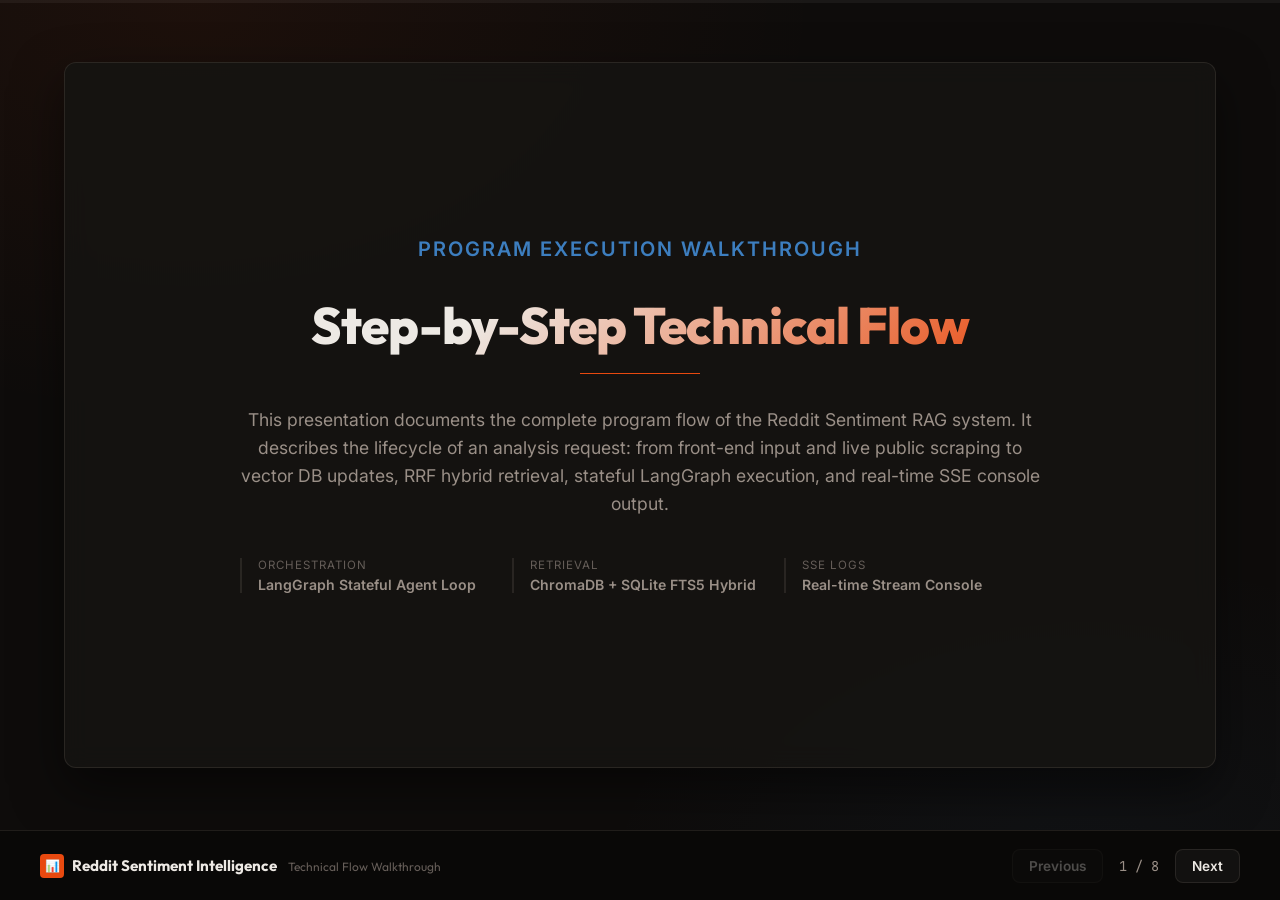
<file: static/ppt2.html>
<!DOCTYPE html>
<html lang="en">

<head>
    <meta charset="UTF-8">
    <meta name="viewport" content="width=device-width, initial-scale=1.0">
    <title>Reddit Sentiment Intelligence - Program Flow & Tech Stack Walkthrough</title>
    
    <!-- Typography -->
    <link href="https://fonts.googleapis.com/css2?family=Inter:wght@300;400;500;600;700&family=Outfit:wght@400;500;600;700;800&family=JetBrains+Mono:wght@400;500&display=swap" rel="stylesheet">
    
    <style>
        :root {
            --bg-primary: #0E0C0B;
            --bg-secondary: #161412;
            --bg-card: rgba(255, 248, 244, 0.04);
            --bg-card-hover: rgba(255, 248, 244, 0.06);
            --border: rgba(232, 210, 195, 0.1);
            --border-hover: rgba(232, 210, 195, 0.18);
            
            --text-primary: #EDE9E4;
            --text-secondary: #9A8F87;
            --text-muted: #665E59;
            
            --accent-orange: #E8490F;   /* burnt orange primary */
            --accent-orange-dim: rgba(232, 73, 15, 0.12);
            --accent-orange-border: rgba(232, 73, 15, 0.28);
            --accent-steel: #3D7EBF;    /* steel blue secondary */
            --accent-steel-dim: rgba(61, 126, 191, 0.12);
            
            --accent-green: #2E8B57;
            --accent-green-dim: rgba(46, 139, 87, 0.12);
            --accent-green-border: rgba(46, 139, 87, 0.28);
            --accent-red: #C0392B;
            --accent-red-dim: rgba(192, 57, 43, 0.12);
            --accent-red-border: rgba(192, 57, 43, 0.28);
            --accent-amber: #C17D2E;
            --accent-amber-dim: rgba(193, 125, 46, 0.12);
            --accent-amber-border: rgba(193, 125, 46, 0.28);
            
            --radius: 12px;
            --radius-sm: 8px;
            --transition: all 0.3s cubic-bezier(0.4, 0, 0.2, 1);
        }

        * {
            margin: 0;
            padding: 0;
            box-sizing: border-box;
        }

        body {
            font-family: 'Inter', sans-serif;
            background: var(--bg-primary);
            color: var(--text-primary);
            min-height: 100vh;
            display: flex;
            flex-direction: column;
            overflow: hidden;
            background-image:
                radial-gradient(ellipse 900px 600px at 15% 0%, rgba(232, 73, 15, 0.07) 0%, transparent 70%),
                radial-gradient(ellipse 700px 500px at 85% 100%, rgba(61, 126, 191, 0.06) 0%, transparent 70%);
            background-attachment: fixed;
        }

        /* Presentation Container */
        .ppt-wrapper {
            flex: 1;
            position: relative;
            display: flex;
            align-items: center;
            justify-content: center;
            padding: 40px;
            height: calc(100vh - 70px);
        }

        .slide {
            position: absolute;
            width: 90%;
            max-width: 1280px;
            height: 85%;
            max-height: 720px;
            background: rgba(22, 20, 18, 0.85);
            border: 1px solid var(--border);
            border-radius: var(--radius);
            padding: 48px;
            opacity: 0;
            transform: translateY(30px) scale(0.98);
            pointer-events: none;
            transition: var(--transition);
            box-shadow: 0 20px 50px rgba(0, 0, 0, 0.5);
            backdrop-filter: blur(12px);
            display: flex;
            flex-direction: column;
            overflow-y: auto;
        }

        .slide.active {
            opacity: 1;
            transform: translateY(0) scale(1);
            pointer-events: auto;
            z-index: 10;
        }

        /* Slide Header */
        .slide-header {
            display: flex;
            justify-content: space-between;
            align-items: center;
            border-bottom: 1px solid var(--border);
            padding-bottom: 20px;
            margin-bottom: 24px;
        }

        .slide-title-area h2 {
            font-family: 'Outfit', sans-serif;
            font-size: 2rem;
            font-weight: 700;
            color: var(--text-primary);
            letter-spacing: -0.5px;
            display: flex;
            align-items: center;
            gap: 12px;
        }

        .slide-title-area h2 .slide-icon {
            color: var(--accent-orange);
        }

        .slide-subtitle {
            font-size: 0.88rem;
            color: var(--text-secondary);
            margin-top: 4px;
        }

        .slide-tag {
            font-size: 0.72rem;
            padding: 6px 14px;
            border-radius: 6px;
            background: var(--accent-orange-dim);
            border: 1px solid var(--accent-orange-border);
            color: var(--accent-orange);
            font-weight: 700;
            letter-spacing: 0.8px;
            text-transform: uppercase;
        }

        /* Slide Body Layouts */
        .slide-content {
            flex: 1;
            display: flex;
            flex-direction: column;
            justify-content: center;
        }

        .grid-2 {
            display: grid;
            grid-template-columns: 1.1fr 0.9fr;
            gap: 32px;
            align-items: center;
        }

        .grid-wide-left {
            display: grid;
            grid-template-columns: 1.2fr 0.8fr;
            gap: 32px;
            align-items: stretch;
        }

        /* UI Cards */
        .tech-card {
            background: var(--bg-card);
            border: 1px solid var(--border);
            border-radius: var(--radius);
            padding: 20px;
            margin-bottom: 12px;
            transition: var(--transition);
        }

        .tech-card:last-child {
            margin-bottom: 0;
        }

        .tech-card:hover {
            border-color: var(--border-hover);
            background: var(--bg-card-hover);
            transform: translateY(-2px);
        }

        .tech-card-title {
            font-family: 'Outfit', sans-serif;
            font-size: 1.1rem;
            font-weight: 600;
            color: var(--text-primary);
            margin-bottom: 8px;
            display: flex;
            align-items: center;
            gap: 8px;
        }

        .tech-card-desc {
            font-size: 0.85rem;
            color: var(--text-secondary);
            line-height: 1.5;
        }

        .tech-card-desc strong {
            color: var(--text-primary);
        }

        .bullet-list {
            list-style-type: none;
            display: flex;
            flex-direction: column;
            gap: 12px;
        }

        .bullet-list li {
            position: relative;
            padding-left: 20px;
            font-size: 0.92rem;
            line-height: 1.5;
            color: var(--text-secondary);
        }

        .bullet-list li::before {
            content: "•";
            position: absolute;
            left: 0;
            color: var(--accent-orange);
            font-weight: bold;
            font-size: 1.2rem;
            top: -2px;
        }

        /* Controls Footer */
        .controls-footer {
            height: 70px;
            border-top: 1px solid var(--border);
            background: #090807;
            display: flex;
            align-items: center;
            justify-content: space-between;
            padding: 0 40px;
            position: relative;
            z-index: 100;
        }

        .footer-brand {
            display: flex;
            align-items: center;
            gap: 8px;
            font-family: 'Outfit', sans-serif;
            font-size: 0.95rem;
            font-weight: 700;
        }

        .footer-brand .logo {
            background: var(--accent-orange);
            width: 24px;
            height: 24px;
            border-radius: 4px;
            display: flex;
            align-items: center;
            justify-content: center;
            font-size: 0.75rem;
        }

        .navigation-controls {
            display: flex;
            align-items: center;
            gap: 16px;
        }

        .nav-btn {
            background: var(--bg-card);
            border: 1px solid var(--border);
            color: var(--text-primary);
            padding: 8px 16px;
            border-radius: var(--radius-sm);
            cursor: pointer;
            font-family: 'Inter', sans-serif;
            font-size: 0.85rem;
            font-weight: 600;
            transition: var(--transition);
        }

        .nav-btn:hover {
            background: var(--accent-orange);
            border-color: var(--accent-orange);
            box-shadow: 0 0 12px rgba(232, 73, 15, 0.3);
        }

        .nav-btn:disabled {
            opacity: 0.3;
            cursor: not-allowed;
            background: var(--bg-card);
            border-color: var(--border);
            box-shadow: none;
        }

        .slide-counter {
            font-family: 'JetBrains Mono', monospace;
            font-size: 0.85rem;
            color: var(--text-secondary);
        }

        /* Progress Bar */
        .progress-bar-container {
            position: absolute;
            top: 0;
            left: 0;
            width: 100%;
            height: 3px;
            background: rgba(255, 255, 255, 0.05);
        }

        .progress-bar-fill {
            height: 100%;
            width: 0%;
            background: linear-gradient(90deg, var(--accent-orange), var(--accent-steel));
            transition: width 0.3s ease;
        }

        /* Title Slide Custom Styles */
        .title-slide-content {
            text-align: center;
            max-width: 800px;
            margin: 0 auto;
        }

        .title-slide-content h1 {
            font-family: 'Outfit', sans-serif;
            font-size: 3.2rem;
            font-weight: 800;
            letter-spacing: -1px;
            background: linear-gradient(135deg, var(--text-primary) 30%, var(--accent-orange) 100%);
            -webkit-background-clip: text;
            -webkit-text-fill-color: transparent;
            margin-bottom: 16px;
        }

        .title-slide-content .glow-subtitle {
            font-size: 1.25rem;
            color: var(--accent-steel);
            font-weight: 600;
            letter-spacing: 2px;
            text-transform: uppercase;
            margin-bottom: 32px;
        }

        .title-slide-divider {
            height: 1px;
            width: 120px;
            background: var(--accent-orange);
            margin: 0 auto 32px;
        }

        .title-meta-grid {
            display: grid;
            grid-template-columns: repeat(3, 1fr);
            gap: 16px;
            margin-top: 40px;
        }

        .title-meta-item {
            border-left: 2px solid var(--border);
            padding-left: 16px;
            text-align: left;
        }

        .title-meta-label {
            font-size: 0.72rem;
            color: var(--text-muted);
            text-transform: uppercase;
            letter-spacing: 1px;
            margin-bottom: 4px;
        }

        .title-meta-val {
            font-size: 0.88rem;
            font-weight: 600;
            color: var(--text-secondary);
        }

        /* Diagram Styles */
        .execution-flow-diagram {
            display: flex;
            flex-direction: column;
            gap: 12px;
            background: rgba(0, 0, 0, 0.25);
            border: 1px solid var(--border);
            border-radius: var(--radius);
            padding: 24px;
        }

        .flow-step {
            display: flex;
            align-items: center;
            background: rgba(255, 255, 255, 0.01);
            border: 1px solid var(--border);
            border-radius: var(--radius-sm);
            padding: 10px 16px;
            position: relative;
            cursor: pointer;
            transition: var(--transition);
        }

        .flow-step:hover {
            border-color: var(--accent-orange);
            background: rgba(232, 73, 15, 0.03);
        }

        .flow-step-num {
            font-family: 'Outfit', sans-serif;
            font-size: 1.1rem;
            font-weight: 800;
            color: var(--accent-orange);
            width: 30px;
        }

        .flow-step-content {
            flex: 1;
        }

        .flow-step-title {
            font-size: 0.9rem;
            font-weight: 600;
            color: var(--text-primary);
        }

        .flow-step-sub {
            font-size: 0.75rem;
            color: var(--text-secondary);
        }

        .flow-step-badge {
            font-size: 0.68rem;
            font-family: 'JetBrains Mono', monospace;
            background: rgba(255,255,255,0.05);
            color: var(--text-secondary);
            padding: 2px 8px;
            border-radius: 4px;
        }

        /* Code display blocks */
        .code-container {
            position: relative;
        }

        .code-header {
            display: flex;
            justify-content: space-between;
            align-items: center;
            background: #1c1a18;
            border: 1px solid var(--border);
            border-bottom: none;
            border-top-left-radius: var(--radius-sm);
            border-top-right-radius: var(--radius-sm);
            padding: 8px 16px;
            font-size: 0.72rem;
            color: var(--text-secondary);
            font-family: 'JetBrains Mono', monospace;
        }

        .code-block {
            background: #0B0A09;
            border: 1px solid var(--border);
            border-bottom-left-radius: var(--radius-sm);
            border-bottom-right-radius: var(--radius-sm);
            padding: 16px;
            font-family: 'JetBrains Mono', monospace;
            font-size: 0.76rem;
            color: #EDE9E4;
            line-height: 1.45;
            overflow-x: auto;
            white-space: pre;
        }

        .keyword { color: #f43f5e; }
        .string { color: #10b981; }
        .comment { color: var(--text-muted); }
        .type-cls { color: #38bdf8; }
        .builtin { color: #fbbf24; }

        /* Animation */
        @keyframes fadeIn {
            from { opacity: 0; transform: translateY(5px); }
            to { opacity: 1; transform: translateY(0); }
        }

        @media (max-height: 760px) {
            .slide {
                padding: 24px;
                height: 90%;
            }
            .slide-header {
                padding-bottom: 12px;
                margin-bottom: 16px;
            }
            .slide-title-area h2 {
                font-size: 1.6rem;
            }
            .title-slide-content h1 {
                font-size: 2.5rem;
            }
            .grid-2 {
                gap: 20px;
            }
        }
    </style>
</head>

<body>

    <!-- Progress Indicator -->
    <div class="progress-bar-container">
        <div class="progress-bar-fill" id="progressBar"></div>
    </div>

    <!-- Presentation Body -->
    <div class="ppt-wrapper">

        <!-- SLIDE 1: TITLE -->
        <div class="slide active" id="slide-0">
            <div class="slide-content">
                <div class="title-slide-content">
                    <div class="glow-subtitle">Program Execution Walkthrough</div>
                    <h1>Step-by-Step Technical Flow</h1>
                    <div class="title-slide-divider"></div>
                    <p style="font-size: 1.1rem; color: var(--text-secondary); line-height: 1.6; margin-bottom: 40px;">
                        This presentation documents the complete program flow of the Reddit Sentiment RAG system. It describes the lifecycle of an analysis request: from front-end input and live public scraping to vector DB updates, RRF hybrid retrieval, stateful LangGraph execution, and real-time SSE console output.
                    </p>
                    
                    <div class="title-meta-grid">
                        <div class="title-meta-item">
                            <div class="title-meta-label">Orchestration</div>
                            <div class="title-meta-val">LangGraph Stateful Agent Loop</div>
                        </div>
                        <div class="title-meta-item">
                            <div class="title-meta-label">Retrieval</div>
                            <div class="title-meta-val">ChromaDB + SQLite FTS5 Hybrid</div>
                        </div>
                        <div class="title-meta-item">
                            <div class="title-meta-label">SSE Logs</div>
                            <div class="title-meta-val">Real-time Stream Console</div>
                        </div>
                    </div>
                </div>
            </div>
        </div>

        <!-- SLIDE 2: THE END-TO-END FLOW OVERVIEW -->
        <div class="slide" id="slide-1">
            <div class="slide-header">
                <div class="slide-title-area">
                    <h2><span class="slide-icon">🔄</span> E2E Execution Diagram</h2>
                    <div class="slide-subtitle">An overview of how data travels through the six main stages of the program.</div>
                </div>
                <div class="slide-tag">Flow Overview</div>
            </div>
            <div class="slide-content">
                <div class="grid-wide-left">
                    <div class="execution-flow-diagram">
                        <div class="flow-step" onclick="showStepDetail(1)">
                            <div class="flow-step-num">01</div>
                            <div class="flow-step-content">
                                <div class="flow-step-title">User Input &amp; Strategy Selection</div>
                                <div class="flow-step-sub">Dashboard UI sends query, mode (Quick/Deep), and strategy option</div>
                            </div>
                            <span class="flow-step-badge">FastAPI REST</span>
                        </div>
                        <div class="flow-step" onclick="showStepDetail(2)">
                            <div class="flow-step-num">02</div>
                            <div class="flow-step-content">
                                <div class="flow-step-title">Intent Routing &amp; Auto-Scraping</div>
                                <div class="flow-step-sub">Orchestrator reviews context and scrapes subreddit via public APIs if needed</div>
                            </div>
                            <span class="flow-step-badge">orchestrator.py</span>
                        </div>
                        <div class="flow-step" onclick="showStepDetail(3)">
                            <div class="flow-step-num">03</div>
                            <div class="flow-step-content">
                                <div class="flow-step-title">Knowledge Indexing (Embedder)</div>
                                <div class="flow-step-sub">Comment tree flattening, ChromaDB dense inserts, and SQLite FTS5 sync</div>
                            </div>
                            <span class="flow-step-badge">embedder.py</span>
                        </div>
                        <div class="flow-step" onclick="showStepDetail(4)">
                            <div class="flow-step-num">04</div>
                            <div class="flow-step-content">
                                <div class="flow-step-title">Lexical-Semantic Hybrid Search &amp; Reranking</div>
                                <div class="flow-step-sub">Concurrent multi-query search, RRF merge, and Cross-Encoder reranking</div>
                            </div>
                            <span class="flow-step-badge">retriever.py</span>
                        </div>
                        <div class="flow-step" onclick="showStepDetail(5)">
                            <div class="flow-step-num">05</div>
                            <div class="flow-step-content">
                                <div class="flow-step-title">LangGraph Agent Loop &amp; Correction</div>
                                <div class="flow-step-sub">4 stateful agents (Extract, Analyze, Synthesize, Reflect) run with schemas</div>
                            </div>
                            <span class="flow-step-badge">rag_agent.py</span>
                        </div>
                    </div>
                    
                    <div style="display:flex; flex-direction:column; justify-content:center;">
                        <div class="tech-card" id="flowDetailCard" style="min-height:220px; border-color:var(--accent-steel-border); background:rgba(61,126,191,0.015)">
                            <div class="tech-card-title" id="flowDetailTitle" style="color:var(--accent-steel)">💡 Click Step to Explore</div>
                            <div class="tech-card-desc" id="flowDetailDesc">
                                Click on any of the stages in the diagram on the left to see detailed specifications of functions, database tools, and models executed at that stage.
                            </div>
                        </div>
                        <div style="font-size:0.78rem; color:var(--text-muted); line-height:1.4; margin-top:12px; padding:0 8px;">
                            * Press <strong>Right Arrow</strong> or <strong>Space</strong> to walk through slide-by-slide technical details.
                        </div>
                    </div>
                </div>
            </div>
        </div>

        <!-- SLIDE 3: STEP 1 & 2 - SCRAPE AND INGEST -->
        <div class="slide" id="slide-2">
            <div class="slide-header">
                <div class="slide-title-area">
                    <h2><span class="slide-icon">🕷️</span> Live Reddit Ingestion &amp; Preprocessing</h2>
                    <div class="slide-subtitle">Retrieving comment trees recursively via public REST endpoints.</div>
                </div>
                <div class="slide-tag">Ingestion Flow</div>
            </div>
            <div class="slide-content">
                <div class="grid-2">
                    <div class="bullet-list">
                        <div class="tech-card">
                            <div class="tech-card-title" style="color:var(--accent-orange)">1. Public API Scraper (<a href="file:///c:/Users/nithi/OneDrive/Desktop/Antigravity/Reddit-Sentiment-RAG/scraper/reddit_scraper.py" style="color:inherit; text-decoration:underline">reddit_scraper.py</a>)</div>
                            <div class="tech-card-desc">
                                • Sends standard HTTP requests to Reddit public feeds: <code>/r/{subreddit}/{sort}.json?limit=100</code>
                                <br>• Recursively traverses the nested JSON comment tree structure using <code>process_comment_tree()</code>.
                                <br>• Injects authority tags: <code>🔴 [OP/CREATOR]:</code> for thread authors and <code>🛡️ [MODERATOR]:</code> for moderators.
                                <br>• Automatically scans local ports for Cloudflare WARP proxy to prevent rate limits.
                            </div>
                        </div>
                        <div class="tech-card" style="background:rgba(46,139,87,0.02); border-color:rgba(46,139,87,0.15)">
                            <div class="tech-card-title" style="color:var(--accent-green)">2. Flat Payload Storage</div>
                            <div class="tech-card-desc">
                                Saves raw results into structured files: <code>data/rag_ready_data/{subreddit}/{post_id}_{title}.json</code>.
                                The JSON payload maps two root keys:
                                <br>• <strong>meta</strong>: title, url, flair, score, date, sort strategy.
                                <br>• <strong>content</strong>: post_body and flat lists of recursive comments with upvote scores.
                            </div>
                        </div>
                    </div>

                    <div class="code-container">
                        <div class="code-header">process_comment_tree recursive signature</div>
                        <div class="code-block"><span class="keyword">def</span> <span class="type-cls">process_comment_tree</span>(
    comment_data: <span class="builtin">dict</span>,
    thread_author: <span class="builtin">str</span>,
    depth_limits: <span class="builtin">dict</span>,
    current_depth: <span class="builtin">int</span> = <span class="comment">0</span>
) -> <span class="builtin">list</span>:
    <span class="comment"># Recursive tree flattening with depth limits</span>
    <span class="comment"># and author [OP] tag injection.</span>
    ...</div>
                        <div style="margin-top:12px; font-size:0.75rem; color:var(--text-secondary); line-height:1.45;">
                            Flattening comment trees ensures comments keep context (e.g. <code>[Reply to: ...]</code>) while indexing.
                        </div>
                    </div>
                </div>
            </div>
        </div>

        <!-- SLIDE 4: STEP 3 - VECTOR AND LEXICAL PERSISTENCE -->
        <div class="slide" id="slide-3">
            <div class="slide-header">
                <div class="slide-title-area">
                    <h2><span class="slide-icon">💾</span> Dual Database Vectorization &amp; Sync</h2>
                    <div class="slide-subtitle">Constructing the knowledge base concurrently in ChromaDB and SQLite.</div>
                </div>
                <div class="slide-tag">Database Indexing</div>
            </div>
            <div class="slide-content">
                <div class="grid-2">
                    <div class="bullet-list">
                        <div class="tech-card">
                            <div class="tech-card-title" style="color:var(--accent-orange)">1. Dense Embeddings Vector Store (ChromaDB)</div>
                            <div class="tech-card-desc">
                                • Reads files in chunks of 100 docs to optimize ChromaDB network limits.
                                <br>• Splitting: Splits post bodies with <code>RecursiveCharacterTextSplitter(chunk_size=1500, overlap=200)</code>.
                                <br>• Vectorizing: Invokes <code>SentenceTransformerEmbeddingFunction("all-MiniLM-L6-v2")</code>.
                                <br>• Storage: Persists 384-dimensional cosine distance indices.
                            </div>
                        </div>
                        <div class="tech-card" style="background:rgba(56,189,248,0.02); border-color:rgba(56,189,248,0.15)">
                            <div class="tech-card-title" style="color:var(--accent-steel)">2. Lexical Database &amp; FTS5 Sync (<a href="file:///c:/Users/nithi/OneDrive/Desktop/Antigravity/Reddit-Sentiment-RAG/core/db.py" style="color:inherit; text-decoration:underline">db.py</a>)</div>
                            <div class="tech-card-desc">
                                • Stores full relational models in SQLite <code>reddit_sentiment.db</code>.
                                <br>• Creates an FTS5 virtual search table: <code>documents_fts(content, post_title)</code>.
                                <br>• Setup standard SQL Triggers (<code>tbl_ai</code>, <code>tbl_au</code>, <code>tbl_ad</code>) to keep ChromaDB IDs synchronized with FTS5 lexical indices.
                            </div>
                        </div>
                    </div>

                    <div class="code-container">
                        <div class="code-header">SQLite FTS5 Trigger Hook</div>
                        <div class="code-block"><span class="keyword">CREATE TRIGGER</span> tbl_ai <span class="keyword">AFTER INSERT ON</span> documents 
<span class="keyword">BEGIN</span>
  <span class="keyword">INSERT INTO</span> documents_fts(rowid, doc_id, content, post_title) 
  <span class="keyword">VALUES</span> (new.rowid, new.doc_id, new.content, new.post_title);
<span class="keyword">END</span>;</div>
                        <div style="margin-top:12px; font-size:0.75rem; color:var(--text-secondary); line-height:1.45;">
                            This architecture guarantees search efficiency: Semantic query matches run on ChromaDB, while keyword search runs on SQLite FTS5.
                        </div>
                    </div>
                </div>
            </div>
        </div>

        <!-- SLIDE 5: STEP 4 - DYNAMIC INTENT ROUTING -->
        <div class="slide" id="slide-4">
            <div class="slide-header">
                <div class="slide-title-area">
                    <h2><span class="slide-icon">🧠</span> Conversational Memory &amp; Intent Routing</h2>
                    <div class="slide-subtitle">Dynamically reformulates history and routes intent to SEMANTIC vs HYBRID.</div>
                </div>
                <div class="slide-tag">Orchestration &amp; Routing</div>
            </div>
            <div class="slide-content">
                <div class="grid-2">
                    <div class="bullet-list">
                        <div class="tech-card" style="margin-bottom:12px">
                            <div class="tech-card-title" style="color:var(--accent-orange)">1. Query History Context Rewriter</div>
                            <div class="tech-card-desc">
                                In <code>retrieve()</code>, the orchestrator queries SQLite <code>analysis_history</code> for the last 5 runs. 
                                It sends the history and follow-up query to the LLM to rewrite it into a standalone question (e.g. <i>"What are they saying about it?"</i> → <i>"What is the sentiment regarding ChatGPT's new UI?"</i>).
                            </div>
                        </div>
                        <div class="tech-card" style="background:rgba(193,125,46,0.02); border-color:rgba(193,125,46,0.15)">
                            <div class="tech-card-title" style="color:var(--accent-amber)">2. Agentic Routing Classification</div>
                            <div class="tech-card-desc">
                                Calls <code>COMBINED_ROUTER_PROMPT</code> to analyze noun entities and classify intent:
                                <br>• <strong>SEMANTIC</strong>: Best for abstract concepts, vibes, and general opinions.
                                <br>• <strong>HYBRID</strong>: Selected when the query contains unique nouns, specific dates, or version codes. It also returns 3 search variants.
                            </div>
                        </div>
                    </div>

                    <div class="code-container">
                        <div class="code-header">Router Schema Output JSON</div>
                        <div class="code-block">{
  <span class="string">"strategy"</span>: <span class="string">"SEMANTIC"</span> | <span class="string">"HYBRID"</span>,
  <span class="string">"reason"</span>: <span class="string">"Query requests opinions on Apple Vision Pro"</span>,
  <span class="string">"variants"</span>: [
    <span class="string">"Apple Vision Pro feedback"</span>,
    <span class="string">"Vision Pro quality"</span>,
    <span class="string">"Apple VR user reviews"</span>
  ]
}</div>
                        <div style="margin-top:12px; font-size:0.75rem; color:var(--text-secondary); line-height:1.45;">
                            This JSON output is parsed by <code>get_strategy_and_variants()</code> to run parallel query expansions.
                        </div>
                    </div>
                </div>
            </div>
        </div>

        <!-- SLIDE 6: STEP 5 - HYBRID RETRIEVAL & RERANKING -->
        <div class="slide" id="slide-5">
            <div class="slide-header">
                <div class="slide-title-area">
                    <h2><span class="slide-icon">🔀</span> Hybrid Retrieval, RFF, &amp; Reranking</h2>
                    <div class="slide-subtitle">Combining vector matches with FTS5 lexical searches, and reranking documents.</div>
                </div>
                <div class="slide-tag">Retrieval Strategy</div>
            </div>
            <div class="slide-content">
                <div class="grid-2">
                    <div class="bullet-list">
                        <div class="tech-card">
                            <div class="tech-card-title" style="color:var(--accent-orange)">1. Concurrent Multi-Query Search</div>
                            <div class="tech-card-desc">
                                In <a href="file:///c:/Users/nithi/OneDrive/Desktop/Antigravity/Reddit-Sentiment-RAG/rag/retriever.py" style="color:inherit; text-decoration:underline">retriever.py</a>, the query and its 3 variants are submitted to <code>ThreadPoolExecutor</code> to fetch semantic matches from ChromaDB in parallel.
                            </div>
                        </div>
                        <div class="tech-card" style="background:rgba(61,126,191,0.025); border-color:rgba(61,126,191,0.15)">
                            <div class="tech-card-title" style="color:var(--accent-steel)">2. SQLite FTS5 Match &amp; RRF Merge</div>
                            <div class="tech-card-desc">
                                • Runs a SQLite MATCH search to gather lexical results.
                                <br>• Combines vector and lexical results using Reciprocal Rank Fusion: <code>1 / (rank + 60)</code>.
                            </div>
                        </div>
                        <div class="tech-card" style="background:rgba(46,139,87,0.02); border-color:rgba(46,139,87,0.15)">
                            <div class="tech-card-title" style="color:var(--accent-green)">3. CrossEncoder Reranker</div>
                            <div class="tech-card-desc">
                                Uses the <code>cross-encoder/ms-marco-MiniLM-L-6-v2</code> model. It predicts compatibility scores for each document against the query and returns the top 15 results.
                            </div>
                        </div>
                    </div>

                    <div class="code-container">
                        <div class="code-header">Removed Temporal Post-Age Decay</div>
                        <div class="code-block"><span class="keyword">def</span> <span class="type-cls">apply_temporal_decay</span>(docs: <span class="builtin">list</span>, ...) -> <span class="builtin">list</span>:
    <span class="comment"># Post age-based decay was removed!</span>
    <span class="comment"># All documents now maintain a static decay</span>
    <span class="comment"># factor of 1.0. Rerank score is unmodified.</span>
    <span class="keyword">for</span> d <span class="keyword">in</span> docs:
        d.metadata[<span class="string">"temporal_decay_factor"</span>] = <span class="comment">1.0</span>
        d.metadata[<span class="string">"decayed_score"</span>] = <span class="builtin">float</span>(base_score)
    <span class="keyword">return</span> docs</div>
                        <div style="margin-top:12px; font-size:0.75rem; color:var(--text-secondary); line-height:1.45;">
                            Removing post-age decay ensures that highly upvoted, historical feedback remains prominent during retrieval.
                        </div>
                    </div>
                </div>
            </div>
        </div>

        <!-- SLIDE 7: STEP 6 - THE LANGGRAPH STATEFUL AGENT LOOP -->
        <div class="slide" id="slide-6">
            <div class="slide-header">
                <div class="slide-title-area">
                    <h2><span class="slide-icon">⚙️</span> Stateful LangGraph Agentic Pipeline</h2>
                    <div class="slide-subtitle">A state graph running retriever, extractor, sentiment, and synthesizer nodes.</div>
                </div>
                <div class="slide-tag">LangGraph Loop</div>
            </div>
            <div class="slide-content">
                <div class="grid-wide-left">
                    <div class="bullet-list">
                        <div class="tech-card" style="margin-bottom:8px">
                            <div class="tech-card-title" style="color:var(--accent-steel)">LangGraph Nodes Workflow</div>
                            <div class="tech-card-desc" style="font-size:0.82rem">
                                • <strong>Node 1: Retrieve</strong> — Resolves query memory and retrieves documents.
                                <br>• <strong>Node 2: Extract</strong> — Evaluates positive and negative claims and quotes.
                                <br>• <strong>Node 3: Sentiment Analyst</strong> — Builds the emotion map, controversy scores, and insights.
                                <br>• <strong>Node 4: Synthesizer</strong> — Formats everything into a unified JSON report.
                            </div>
                        </div>
                        
                        <div class="tech-card" style="background:rgba(232,73,15,0.02); border-color:rgba(232,73,15,0.15)">
                            <div class="tech-card-title" style="color:var(--accent-orange)">Schema Validation &amp; Reflection Loop</div>
                            <div class="tech-card-desc" style="font-size:0.8rem">
                                1. The Synthesizer produces a JSON report matching <code>UnifiedAnalysisReport</code>.
                                <br>2. Pydantic validates the JSON structure. If validation fails, it triggers the <code>reflect_and_fix</code> node.
                                <br>3. The reflection node gets the JSON error trace and prompts the LLM to fix it.
                                <br>4. After 2 unsuccessful retries, the workflow falls back to a template report using the raw analysis.
                            </div>
                        </div>
                    </div>

                    <div class="code-container">
                        <div class="code-header">StateGraph Setup Definition</div>
                        <div class="code-block">graph = StateGraph(SentimentState)
graph.add_node(<span class="string">"retrieve"</span>, retrieve)
graph.add_node(<span class="string">"extract"</span>, extract)
graph.add_node(<span class="string">"analyze"</span>, analyze_sentiment)
graph.add_node(<span class="string">"synthesize"</span>, synthesize)
graph.add_node(<span class="string">"reflect"</span>, reflect_and_fix)

graph.add_conditional_edges(
    <span class="string">"synthesize"</span>,
    should_continue_synthesis
)</div>
                        <div style="margin-top:8px; font-size:0.72rem; color:var(--text-muted); line-height:1.4;">
                            * LangGraph state is stored in <code>SentimentState</code>.
                        </div>
                    </div>
                </div>
            </div>
        </div>

        <!-- SLIDE 8: STEP 7 - STREAMING & UI RENDERING -->
        <div class="slide" id="slide-7">
            <div class="slide-header">
                <div class="slide-title-area">
                    <h2><span class="slide-icon">📺</span> Event Streaming &amp; Dashboard Renders</h2>
                    <div class="slide-subtitle">Streaming execution logs via SSE and rendering interactive dashboard charts.</div>
                </div>
                <div class="slide-tag">Web &amp; Dashboard</div>
            </div>
            <div class="slide-content">
                <div class="grid-2">
                    <div class="bullet-list">
                        <div class="tech-card">
                            <div class="tech-card-title" style="color:var(--accent-orange)">1. Server-Sent Events (SSE) Streaming</div>
                            <div class="tech-card-desc">
                                • Analysis runs on a background thread.
                                <br>• The API `/api/analyze/stream/{job_id}` streams event notifications using FastAPI's <code>StreamingResponse</code>.
                                <br>• The browser's <code>EventSource</code> listens for notifications in real-time.
                            </div>
                        </div>
                        <div class="tech-card" style="background:rgba(46,139,87,0.02); border-color:rgba(46,139,87,0.15)">
                            <div class="tech-card-title" style="color:var(--accent-green)">2. Real-time Console Log In-UI Feed</div>
                            <div class="tech-card-desc">
                                Incoming events are parsed and styled with timestamps and status tags (e.g. <code>[RUNNING]</code>), then printed to the scrollable console box (<code>#analysisConsole</code>) in the loading skeleton.
                            </div>
                        </div>
                        <div class="tech-card" style="background:rgba(56,189,248,0.02); border-color:rgba(56,189,248,0.15)">
                            <div class="tech-card-title" style="color:var(--accent-steel)">3. Chart.js Dashboard Renders</div>
                            <div class="tech-card-desc">
                                Upon completion, the console displays a success message, hides the loading skeleton, and renders:
                                <br>• A <strong>Doughnut Chart</strong> of the Sentiment Share.
                                <br>• A <strong>Horizontal Bar Chart</strong> of the 8-emotion intensity map.
                            </div>
                        </div>
                    </div>

                    <div class="code-container">
                        <div class="code-header">Dashboard eventSource Listener</div>
                        <div class="code-block">eventSource.onmessage = <span class="keyword">async</span> (event) => {
    <span class="keyword">const</span> eData = JSON.parse(event.data);
    <span class="comment">// 1. Write status to console box</span>
    consoleDiv.appendChild(logLine);
    consoleDiv.scrollTop = consoleDiv.scrollHeight;
    
    <span class="comment">// 2. Handle job completion</span>
    <span class="keyword">if</span> (eData.status === <span class="string">'completed'</span>) {
        renderUnifiedReport(mode, report);
    }
};</div>
                        <div style="margin-top:8px; font-size:0.75rem; color:var(--text-secondary); line-height:1.45;">
                            This ensures that users get real-time feedback during long-running agent workflows.
                        </div>
                    </div>
                </div>
            </div>
        </div>

    </div>

    <!-- Presentation Footer Controls -->
    <div class="controls-footer">
        <div class="footer-brand">
            <div class="logo">📊</div>
            <div>Reddit Sentiment Intelligence <span style="font-size: 0.75rem; color: var(--text-muted); font-weight: normal; margin-left: 8px;">Technical Flow Walkthrough</span></div>
        </div>

        <div class="navigation-controls">
            <button class="nav-btn" id="prevBtn" onclick="navigateSlide(-1)">Previous</button>
            <div class="slide-counter" id="slideCounter">1 / 8</div>
            <button class="nav-btn" id="nextBtn" onclick="navigateSlide(1)">Next</button>
        </div>
    </div>

    <!-- Navigation JS -->
    <script>
        let currentSlide = 0;
        const slides = document.querySelectorAll('.slide');
        const progressBar = document.getElementById('progressBar');
        const slideCounter = document.getElementById('slideCounter');
        const prevBtn = document.getElementById('prevBtn');
        const nextBtn = document.getElementById('nextBtn');
        
        const totalSlides = slides.length;

        function showSlide(index) {
            if (index < 0) index = 0;
            if (index >= totalSlides) index = totalSlides - 1;

            slides.forEach((slide, i) => {
                if (i === index) {
                    slide.classList.add('active');
                } else {
                    slide.classList.remove('active');
                }
            });

            currentSlide = index;

            prevBtn.disabled = currentSlide === 0;
            nextBtn.disabled = currentSlide === totalSlides - 1;

            slideCounter.textContent = `${currentSlide + 1} / ${totalSlides}`;
            const progressPct = ((currentSlide) / (totalSlides - 1)) * 100;
            progressBar.style.width = `${progressPct}%`;
        }

        function navigateSlide(direction) {
            showSlide(currentSlide + direction);
        }

        document.addEventListener('keydown', (e) => {
            if (e.key === 'ArrowRight' || e.key === ' ') {
                navigateSlide(1);
            } else if (e.key === 'ArrowLeft') {
                navigateSlide(-1);
            }
        });

        // Initialize slideshow
        showSlide(0);

        // Interactive diagram detail mapping for Slide 2
        const stepDetails = {
            1: {
                title: "01. User Input &amp; REST Interface",
                text: "The React/FastAPI interface sends the query, analysis mode (Quick vs Deep), active subreddit collection, and selected retrieval strategy parameter to `POST /api/analyze`. The dashboard mounts static resources and prepares elements to receive server stream updates."
            },
            2: {
                title: "02. Intent Routing &amp; Ingestion",
                text: "The Master Orchestrator (`orchestrator.py`) parses the request. For queries about trending or real-time topics (e.g., 'today', 'latest'), it routes execution to `scraper_agent.py` to recursively pull new threads using Reddit's public API, saving them as local raw JSON structures."
            },
            3: {
                title: "03. Processing &amp; DB Synced Indexes",
                text: "The Processor Agent (`processor_agent.py`) splits post text into character chunks and embeds them via sentence-transformers into ChromaDB (dense store). Simultaneously, standard SQLite triggers duplicate document indexes to SQLite virtual FTS5 tables for fast keyword retrieval."
            },
            4: {
                title: "04. Hybrid Search RRF &amp; Reranking",
                text: "The retrieval module (`retriever.py`) executes concurrent semantic query variations in ChromaDB and keyword queries in FTS5. Results are merged via Reciprocal Rank Fusion (RRF) and reranked using the `cross-encoder/ms-marco-MiniLM-L-6-v2` transformer model to produce 15 final documents."
            },
            5: {
                title: "05. Stateful Agent Loop &amp; Reflection",
                text: "The RAG Agent (`rag_agent.py`) compiles a LangGraph state container. Four nodes (Retrieve, Extract positive/negative claims, Analyze emotion intensities, and Synthesize Unified JSON) process the request. Pydantic validates the JSON schema; errors trigger the Reflection node for correction."
            }
        };

        function showStepDetail(stepNum) {
            const detail = stepDetails[stepNum];
            const titleEl = document.getElementById('flowDetailTitle');
            const descEl = document.getElementById('flowDetailDesc');
            const cardEl = document.getElementById('flowDetailCard');
            
            if (detail && titleEl && descEl && cardEl) {
                // Highlight corresponding step element
                const steps = document.querySelectorAll('.flow-step');
                steps.forEach((s, idx) => {
                    if (idx === (stepNum - 1)) {
                        s.style.borderColor = 'var(--accent-orange)';
                        s.style.background = 'rgba(232, 73, 15, 0.05)';
                    } else {
                        s.style.borderColor = '';
                        s.style.background = '';
                    }
                });

                titleEl.textContent = detail.title;
                titleEl.style.color = 'var(--accent-orange)';
                descEl.innerHTML = detail.text;
                cardEl.style.borderColor = 'var(--accent-orange-border)';
                cardEl.style.background = 'rgba(232, 73, 15, 0.01)';
            }
        }
    </script>
</body>

</html>
</file>
